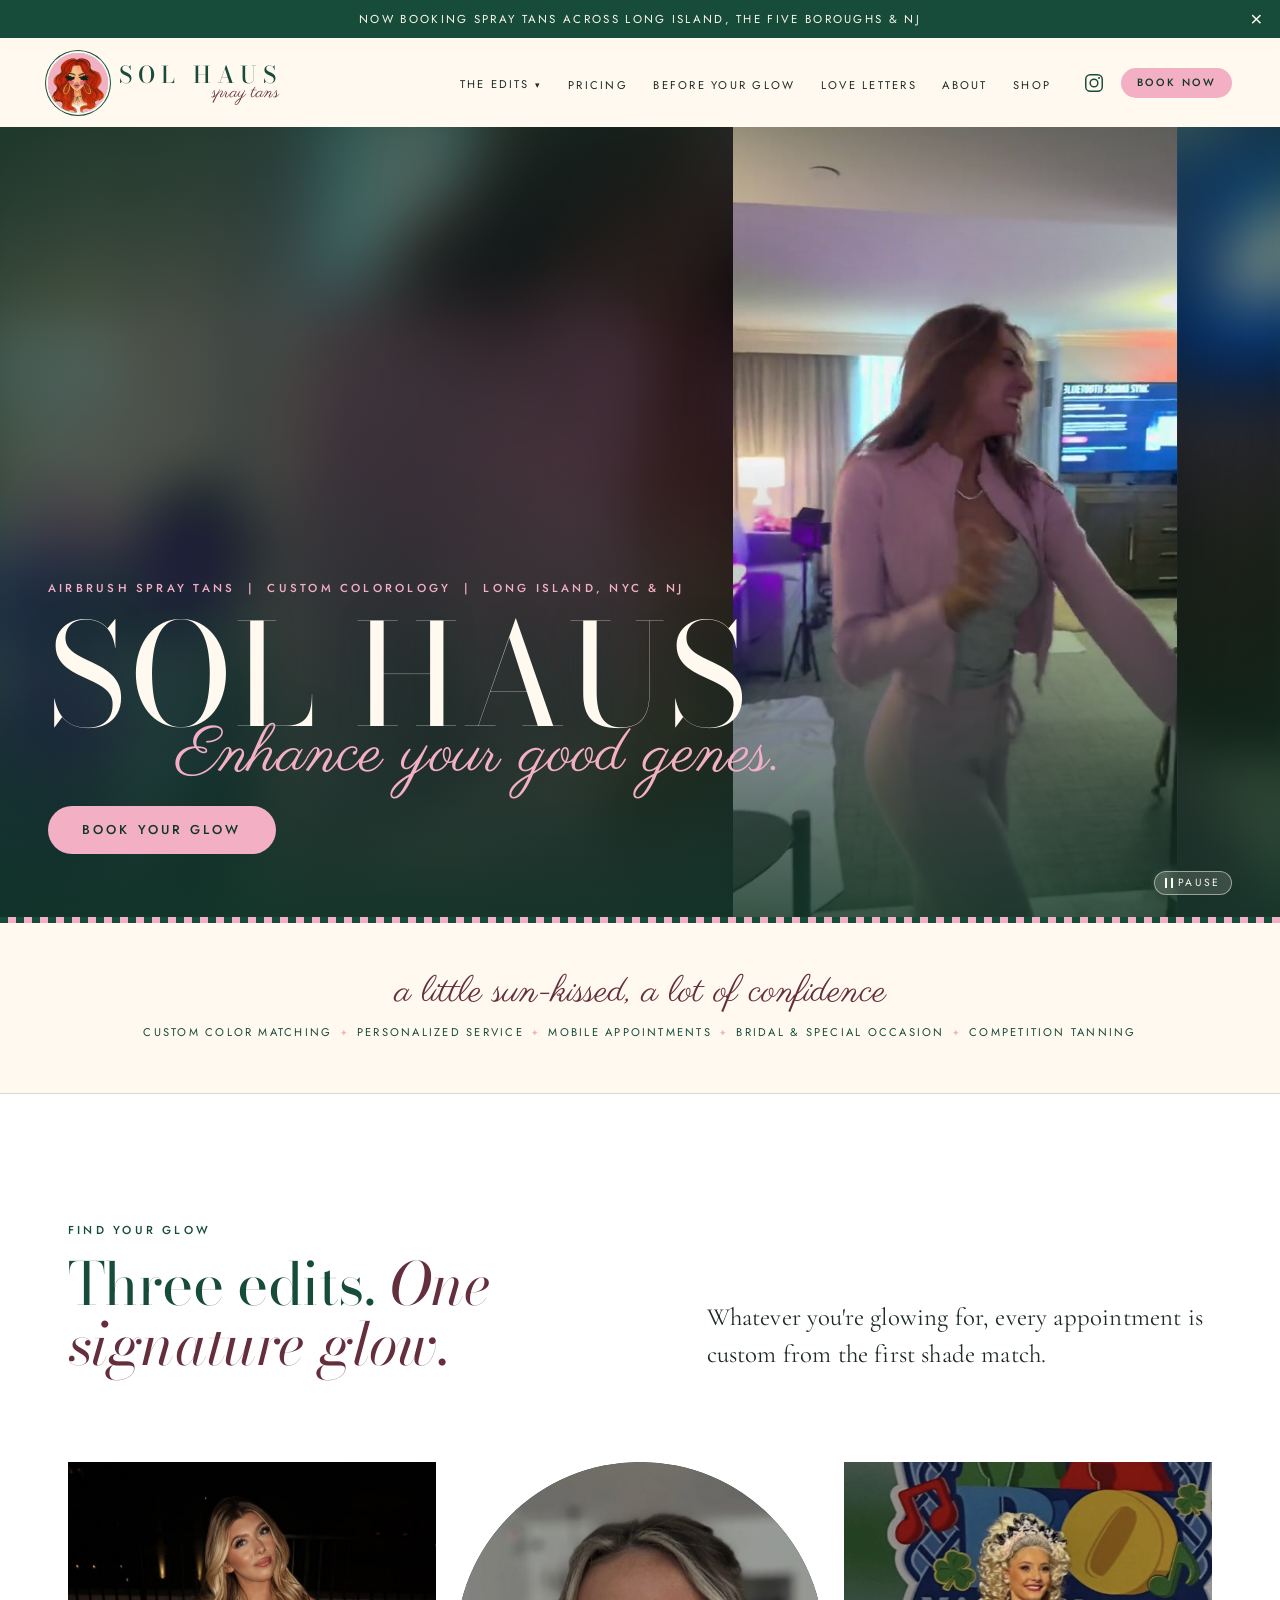
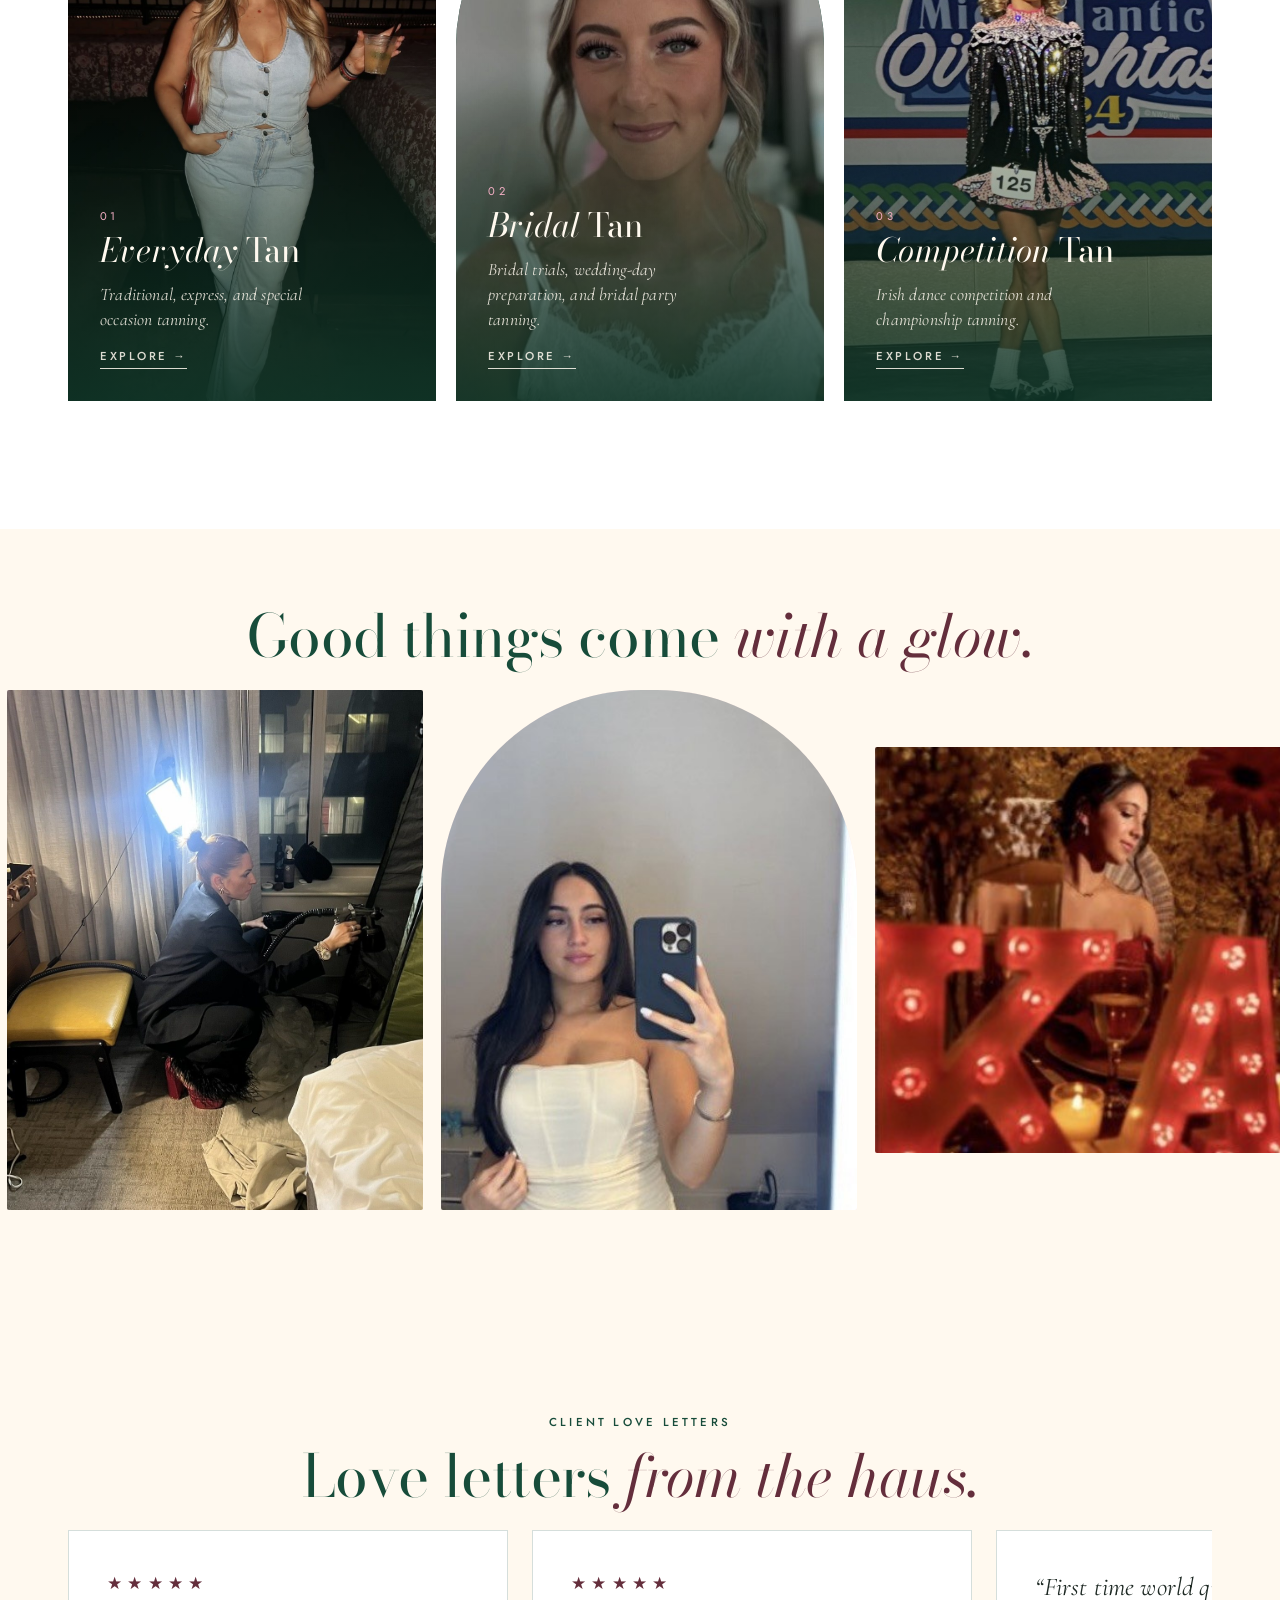
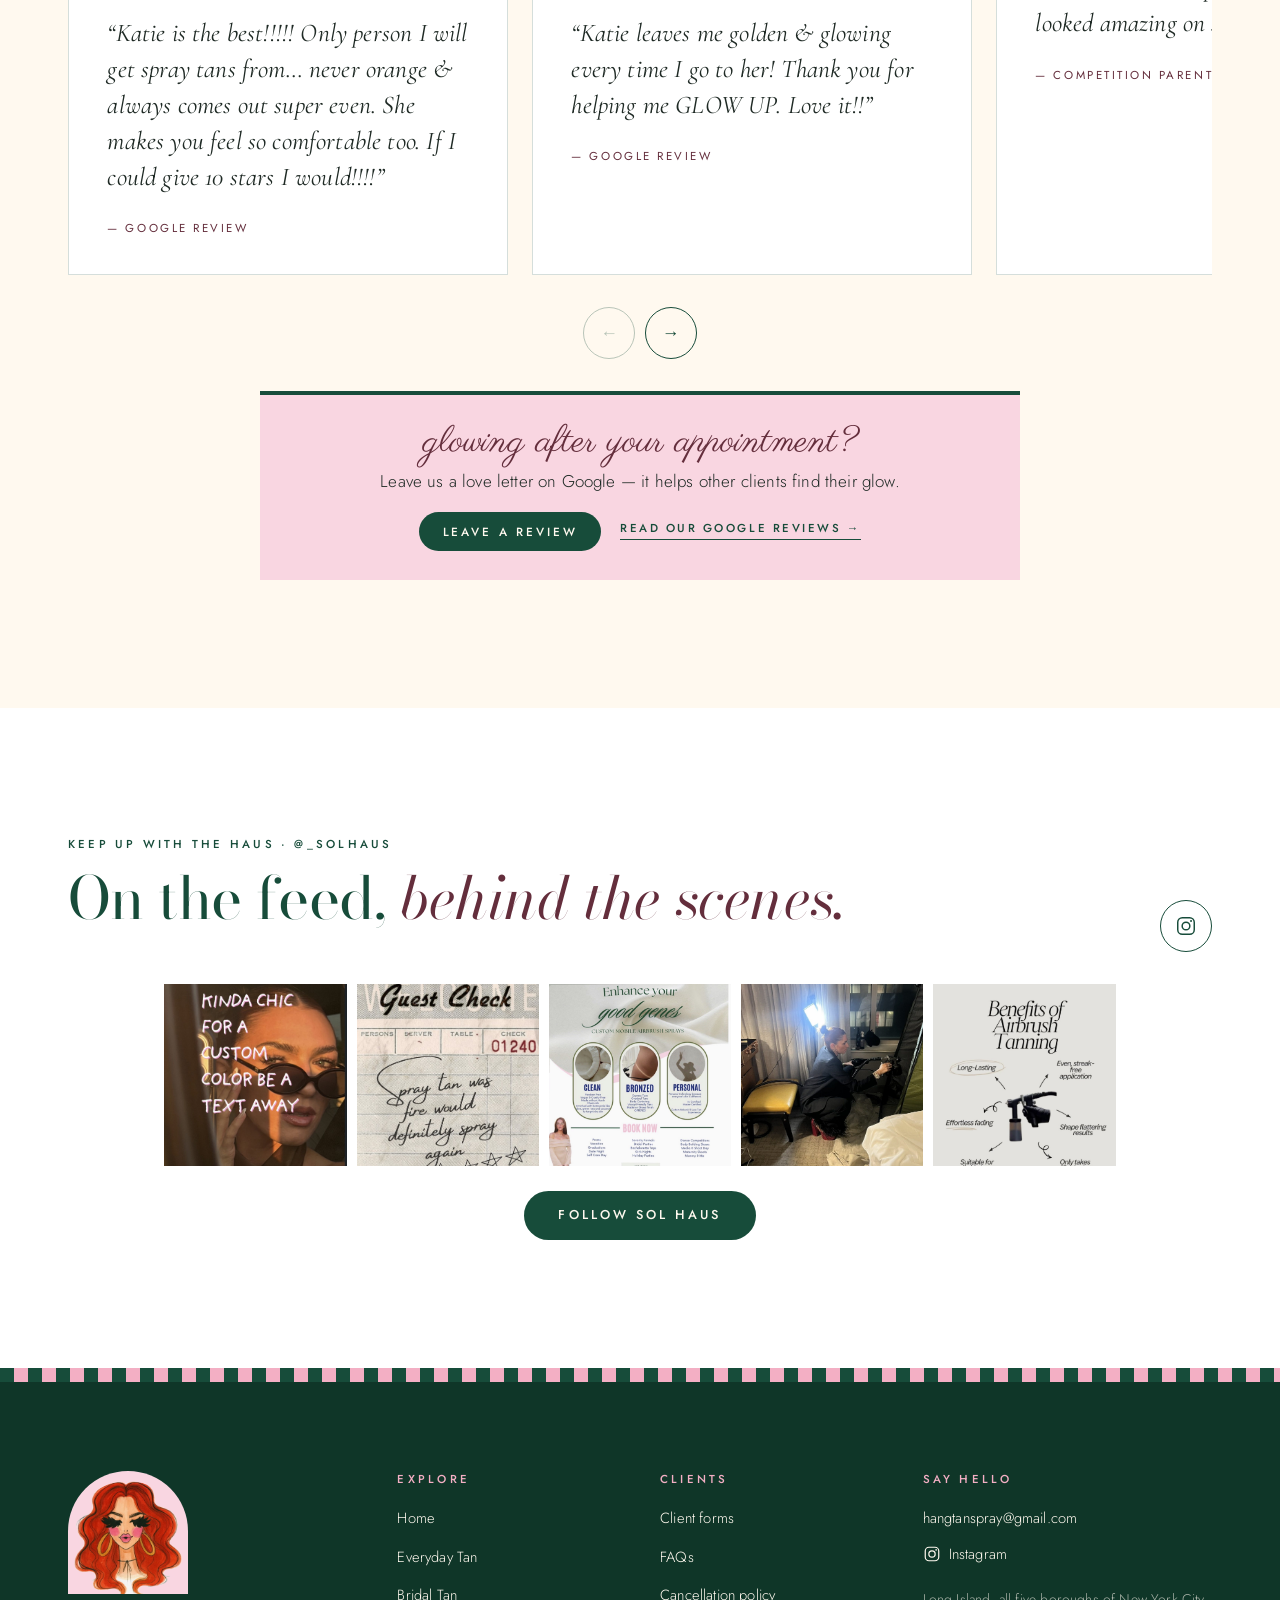
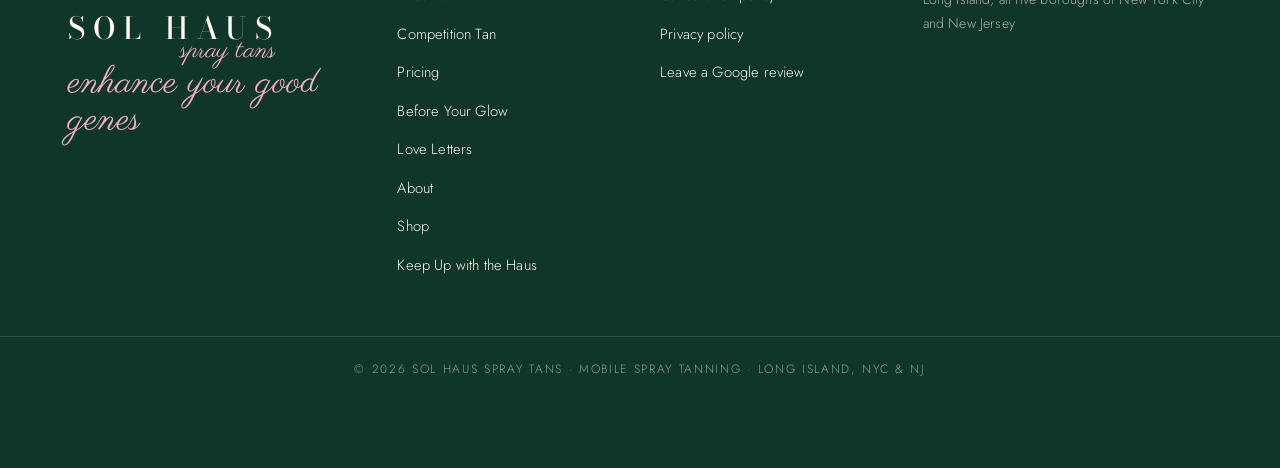
<file: index.html>
<!DOCTYPE html>
<html lang="en">
<head>
<meta charset="utf-8">
<meta name="viewport" content="width=device-width, initial-scale=1">
<title>Sol Haus Spray Tans | Mobile Spray Tanning on Long Island, NYC and New Jersey</title>
<meta name="description" content="Custom mobile spray tanning on Long Island, NYC and New Jersey — everyday and express tans, bridal glow, custom contouring and Irish dance competition tans. Book your glow.">
<link rel="canonical" href="https://solhaustans.com/">
<meta name="theme-color" content="#174C3A">
<meta property="og:type" content="website">
<meta property="og:site_name" content="Sol Haus Spray Tans">
<meta property="og:title" content="Sol Haus Spray Tans | Mobile Spray Tanning on Long Island, NYC and New Jersey">
<meta property="og:description" content="Custom mobile spray tanning on Long Island, NYC and New Jersey — everyday and express tans, bridal glow, custom contouring and Irish dance competition tans. Book your glow.">
<meta property="og:url" content="https://solhaustans.com/">
<meta property="og:image" content="https://solhaustans.com/images/brand/og-image.jpg">
<meta name="twitter:card" content="summary_large_image">
<link rel="icon" href="images/brand/favicon.svg" type="image/svg+xml">
<link rel="preconnect" href="https://fonts.googleapis.com">
<link rel="preconnect" href="https://fonts.gstatic.com" crossorigin>
<link href="https://fonts.googleapis.com/css2?family=Bodoni+Moda:ital,opsz,wght@0,6..96,400;0,6..96,500;1,6..96,400&family=Cormorant+Garamond:ital,wght@0,400;0,500;1,400&family=Jost:wght@300;400;500&family=Parisienne&display=swap" rel="stylesheet">
<link rel="stylesheet" href="assets/css/styles.css">
<script src="assets/js/config.js" defer></script>
<script src="assets/js/main.js" defer></script>
<script type="application/ld+json">{"@context": "https://schema.org", "@type": "HealthAndBeautyBusiness", "name": "Sol Haus Spray Tans", "description": "Luxury mobile spray tanning and custom contouring on Long Island, NYC and New Jersey \u2014 everyday, bridal and Irish dance competition tans.", "url": "https://solhaustans.com", "image": "https://solhaustans.com/images/brand/og-image.jpg", "areaServed": [{"@type": "Place", "name": "Long Island, New York"}, {"@type": "City", "name": "New York City"}, {"@type": "State", "name": "New Jersey"}]}</script>
</head>
<body>
<header id="site-header"></header>
<main id="main">

<!-- 1 · HERO MONTAGE -->
<section class="hero" data-home aria-label="Sol Haus — enhance your good genes">
  <div class="marquee" data-gallery="montage" data-variant="marquee" data-direction="left" data-speed="34" data-eager="true" data-hover-pause="false"></div>
  <div class="hero__scrim" aria-hidden="true"></div>
  <div class="hero__copy">
    <p class="eyebrow">Airbrush spray tans&nbsp; | &nbsp;Custom colorology&nbsp; | &nbsp;Long Island, NYC &amp; NJ</p>
    <h1 class="display">SOL HAUS</h1>
    <p class="hero__tag">Enhance your good genes.</p>
    <div class="btn-row">
      <a class="btn btn--pink btn--lg" data-link="booking" data-chooser>Book your glow</a>
      
    </div>
  </div>
  <button class="marquee-toggle" data-marquee-toggle aria-pressed="false" aria-label="Pause or play the photo montage"><i aria-hidden="true"></i><span>Pause</span></button>
</section>
<div class="stripes stripes--thin" aria-hidden="true"></div>

<!-- 2 · WHAT WE OFFER (slim band) -->
<section class="offer-band" aria-label="What Sol Haus offers">
  <div class="wrap">
    <p class="script">a little sun-kissed, a lot of confidence</p>
    <ul class="offer-list">
      <li>Custom color matching</li><li>Personalized service</li><li>Mobile appointments</li><li>Bridal &amp; special occasion</li><li>Competition tanning</li>
    </ul>
  </div>
</section>

<!-- 3 · FIND YOUR GLOW -->
<section class="section section--white" id="find-your-glow">
  <div class="wrap">
    <div class="section-head section-head--split reveal">
      <div><p class="eyebrow">Find your glow</p><h2 class="h2">Three edits. <em>One signature glow.</em></h2></div>
      <p class="lede">Whatever you're glowing for, every appointment is custom from the first shade match.</p>
    </div>
    <div class="tiles">
      <a class="tile reveal" href="everyday.html">
        <img src="images/everyday/everyday-01.jpg" alt="" loading="lazy">
        <div class="tile__body"><span class="tile__num">01</span><h3><em>Everyday</em> Tan</h3><p>Traditional, express, and special occasion tanning.</p><span class="link-arrow">Explore</span></div>
      </a>
      <a class="tile reveal" href="bridal.html">
        <img src="images/bridal/bridal-01.jpg" alt="" loading="lazy">
        <div class="tile__body"><span class="tile__num">02</span><h3><em>Bridal</em> Tan</h3><p>Bridal trials, wedding-day preparation, and bridal party tanning.</p><span class="link-arrow">Explore</span></div>
      </a>
      <a class="tile reveal" href="competition.html">
        <img src="images/competition/competition-01.jpg" alt="" loading="lazy">
        <div class="tile__body"><span class="tile__num">03</span><h3><em>Competition</em> Tan</h3><p>Irish dance competition and championship tanning.</p><span class="link-arrow">Explore</span></div>
      </a>
    </div>
    <p class="swipe-hint small muted" style="display:none;margin-top:.8rem">Swipe to see all three edits →</p>
  </div>
</section>

<!-- 5 · CLIENT MONTAGE -->
<section class="section--tight" style="padding-bottom:0">
  <div class="wrap center reveal"><h2 class="h2">Good things come <em>with a glow.</em></h2></div>
</section>
<section class="band" aria-label="Client photography" style="margin-bottom:clamp(3rem,6vw,5rem)">
  <div class="marquee" data-gallery="glow" data-variant="marquee" data-direction="right" data-speed="30"></div>
</section>

<!-- 6 · CLIENT LOVE LETTERS -->
<section class="section">
  <div class="wrap letters">
    <div class="reveal">
      <p class="eyebrow">Client love letters</p>
      <h2 class="h2">Love letters <em>from the haus.</em></h2>
      <div data-reviews></div>
      <div class="review-spot">
        <p class="script">glowing after your appointment?</p>
        <p>Leave us a love letter on Google — it helps other clients find their glow.</p>
        <div class="btn-row"><a class="btn btn--green" data-link="googleReviewLeave">Leave a review</a><a class="link-arrow" data-link="googleReviewsRead">Read our Google reviews</a></div>
      </div>
    </div>
  </div>
</section>

<!-- 7 · FOLLOW THE GLOW -->
<section class="section section--white">
  <div class="wrap">
    <div class="social-head reveal">
      <div><p class="eyebrow">Keep up with the haus · @_solhaus</p><h2 class="h2">On the feed, <em>behind the scenes.</em></h2></div>
      <div class="social-icons"><a data-link="instagram" aria-label="Instagram"><svg viewBox="0 0 24 24" aria-hidden="true"><rect x="3" y="3" width="18" height="18" rx="5" fill="none" stroke="currentColor" stroke-width="1.6"/><circle cx="12" cy="12" r="4.2" fill="none" stroke="currentColor" stroke-width="1.6"/><circle cx="17.5" cy="6.5" r="1.1" fill="currentColor"/></svg></a><a data-link="tiktok" aria-label="TikTok"><svg viewBox="0 0 24 24" aria-hidden="true"><path d="M14 3v11.5a3.5 3.5 0 1 1-3.5-3.5" fill="none" stroke="currentColor" stroke-width="1.6" stroke-linecap="round"/><path d="M14 3c.4 2.6 2.2 4.4 5 4.6" fill="none" stroke="currentColor" stroke-width="1.6" stroke-linecap="round"/></svg></a></div>
    </div>
    <div class="feed feed--wide" data-gallery="social" data-variant="feed" data-limit="6"></div>
    <div class="btn-row" style="justify-content:center"><a class="btn btn--green btn--lg" data-link="instagram">Follow Sol Haus</a></div>
  </div>
</section>


</main>
<footer id="site-footer"></footer>
</body>
</html>
</file>
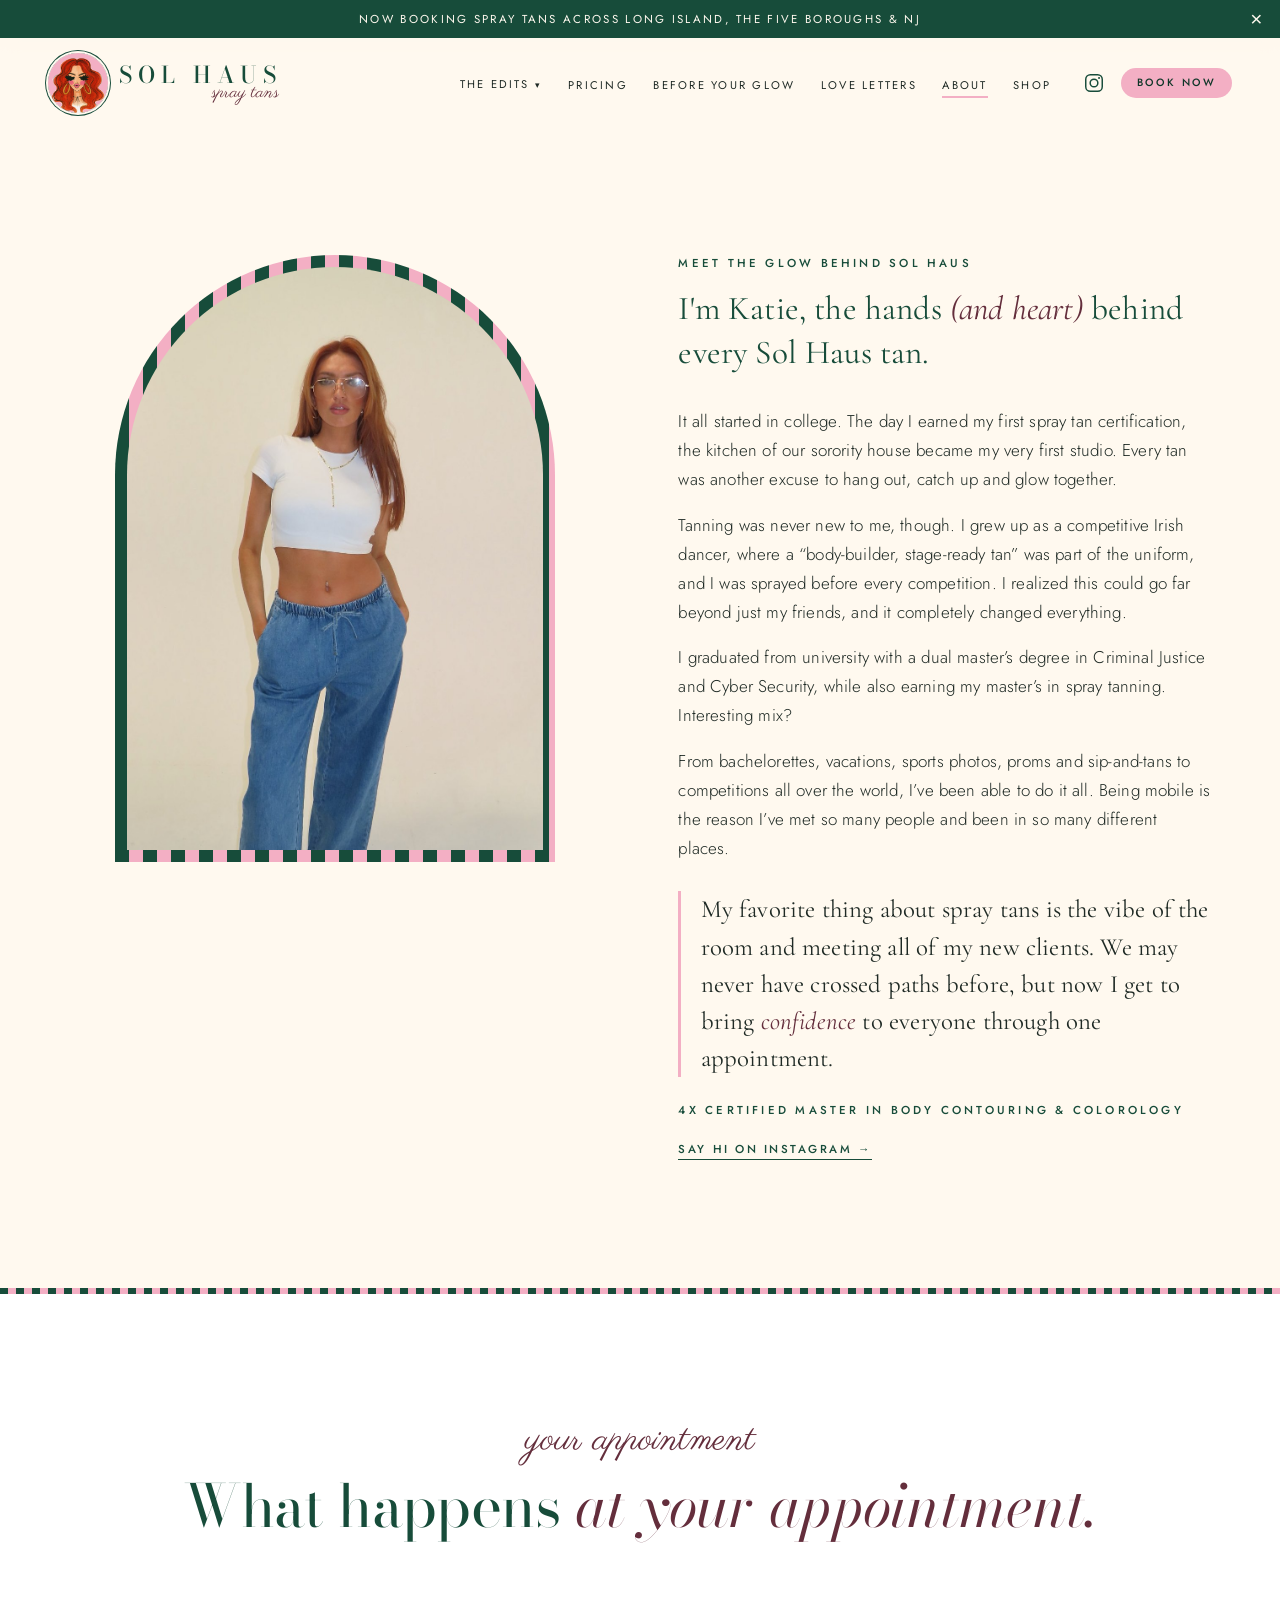
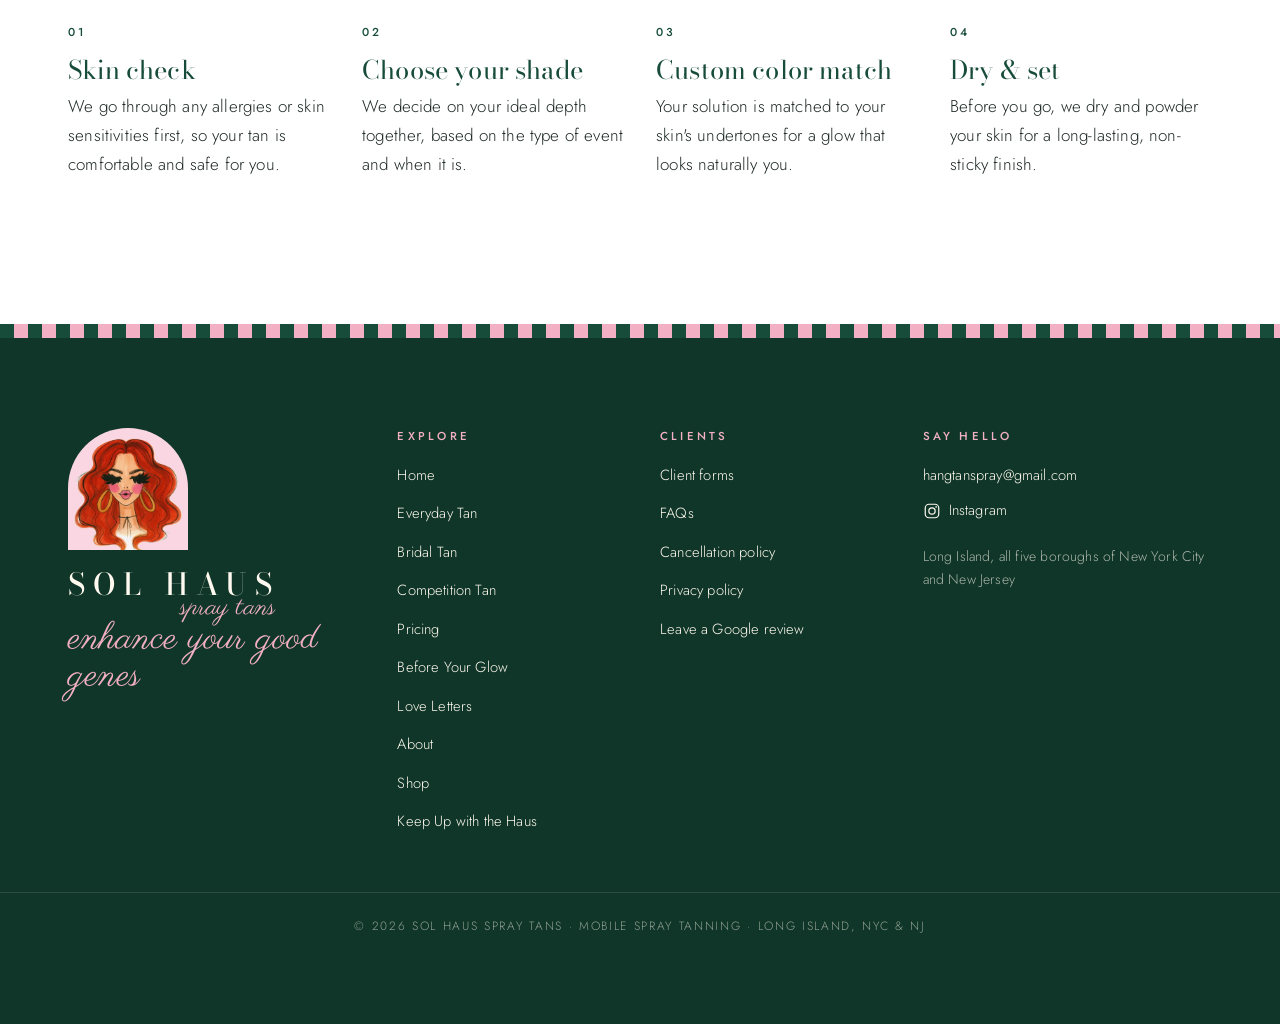
<file: about.html>
<!DOCTYPE html>
<html lang="en">
<head>
<meta charset="utf-8">
<meta name="viewport" content="width=device-width, initial-scale=1">
<title>About Sol Haus | Meet the Glow Behind Sol Haus Spray Tans</title>
<meta name="description" content="Meet the artist behind Sol Haus Spray Tans — custom, confidence-focused mobile spray tanning on Long Island, NYC and New Jersey.">
<link rel="canonical" href="https://solhaustans.com/about.html">
<meta name="theme-color" content="#174C3A">
<meta property="og:type" content="website">
<meta property="og:site_name" content="Sol Haus Spray Tans">
<meta property="og:title" content="About Sol Haus | Meet the Glow Behind Sol Haus Spray Tans">
<meta property="og:description" content="Meet the artist behind Sol Haus Spray Tans — custom, confidence-focused mobile spray tanning on Long Island, NYC and New Jersey.">
<meta property="og:url" content="https://solhaustans.com/about.html">
<meta property="og:image" content="https://solhaustans.com/images/brand/og-image.jpg">
<meta name="twitter:card" content="summary_large_image">
<link rel="icon" href="images/brand/favicon.svg" type="image/svg+xml">
<link rel="preconnect" href="https://fonts.googleapis.com">
<link rel="preconnect" href="https://fonts.gstatic.com" crossorigin>
<link href="https://fonts.googleapis.com/css2?family=Bodoni+Moda:ital,opsz,wght@0,6..96,400;0,6..96,500;1,6..96,400&family=Cormorant+Garamond:ital,wght@0,400;0,500;1,400&family=Jost:wght@300;400;500&family=Parisienne&display=swap" rel="stylesheet">
<link rel="stylesheet" href="assets/css/styles.css">
<script src="assets/js/config.js" defer></script>
<script src="assets/js/main.js" defer></script>
</head>
<body>
<header id="site-header"></header>
<main id="main">

<section class="section">
  <div class="wrap about-hero">
    <figure class="about-portrait frame reveal"><img src="images/about/about-01.jpg" alt="Katie, founder of Sol Haus, in a white crop top and wide-leg denim"></figure>
    <div class="reveal">
      <h1 class="eyebrow">Meet the glow behind Sol Haus</h1>
      <p class="lede">I'm Katie, the hands <em>(and heart)</em> behind every Sol Haus tan.</p>
      <p>It all started in college. The day I earned my first spray tan certification, the kitchen of our sorority house became my very first studio. Every tan was another excuse to hang out, catch up and glow together.</p>
      <div class="story">
      <p>Tanning was never new to me, though. I grew up as a competitive Irish dancer, where a “body-builder, stage-ready tan” was part of the uniform, and I was sprayed before every competition. I realized this could go far beyond just my friends, and it completely changed everything.</p>
      <p>I graduated from university with a dual master’s degree in Criminal Justice and Cyber Security, while also earning my master’s in spray tanning. Interesting mix?</p>
      <p>From bachelorettes, vacations, sports photos, proms and sip-and-tans to competitions all over the world, I’ve been able to do it all. Being mobile is the reason I’ve met so many people and been in so many different places.</p>
      <p class="lede">My favorite thing about spray tans is the vibe of the room and meeting all of my new clients. We may never have crossed paths before, but now I get to bring <em>confidence</em> to everyone through one appointment.</p>
      </div>
      <p class="eyebrow" style="margin-top:1.4rem">4x certified master in body contouring &amp; colorology</p>
      <div class="btn-row"><a class="link-arrow" data-link="instagram">Say hi on Instagram</a></div>
    </div>
  </div>
</section>
<div class="stripes stripes--thin" aria-hidden="true"></div>
<section class="section section--white">
  <div class="wrap">
    <div class="section-head center reveal"><p class="script">your appointment</p><h2 class="h2">What happens <em>at your appointment.</em></h2></div>
    <div class="values values--four">
      <div class="reveal"><p class="eyebrow">01</p><h3>Skin check</h3><p>We go through any allergies or skin sensitivities first, so your tan is comfortable and safe for you.</p></div>
      <div class="reveal"><p class="eyebrow">02</p><h3>Choose your shade</h3><p>We decide on your ideal depth together, based on the type of event and when it is.</p></div>
      <div class="reveal"><p class="eyebrow">03</p><h3>Custom color match</h3><p>Your solution is matched to your skin's undertones for a glow that looks naturally you.</p></div>
      <div class="reveal"><p class="eyebrow">04</p><h3>Dry &amp; set</h3><p>Before you go, we dry and powder your skin for a long-lasting, non-sticky finish.</p></div>
    </div>
  </div>
</section>

</main>
<footer id="site-footer"></footer>
</body>
</html>
</file>
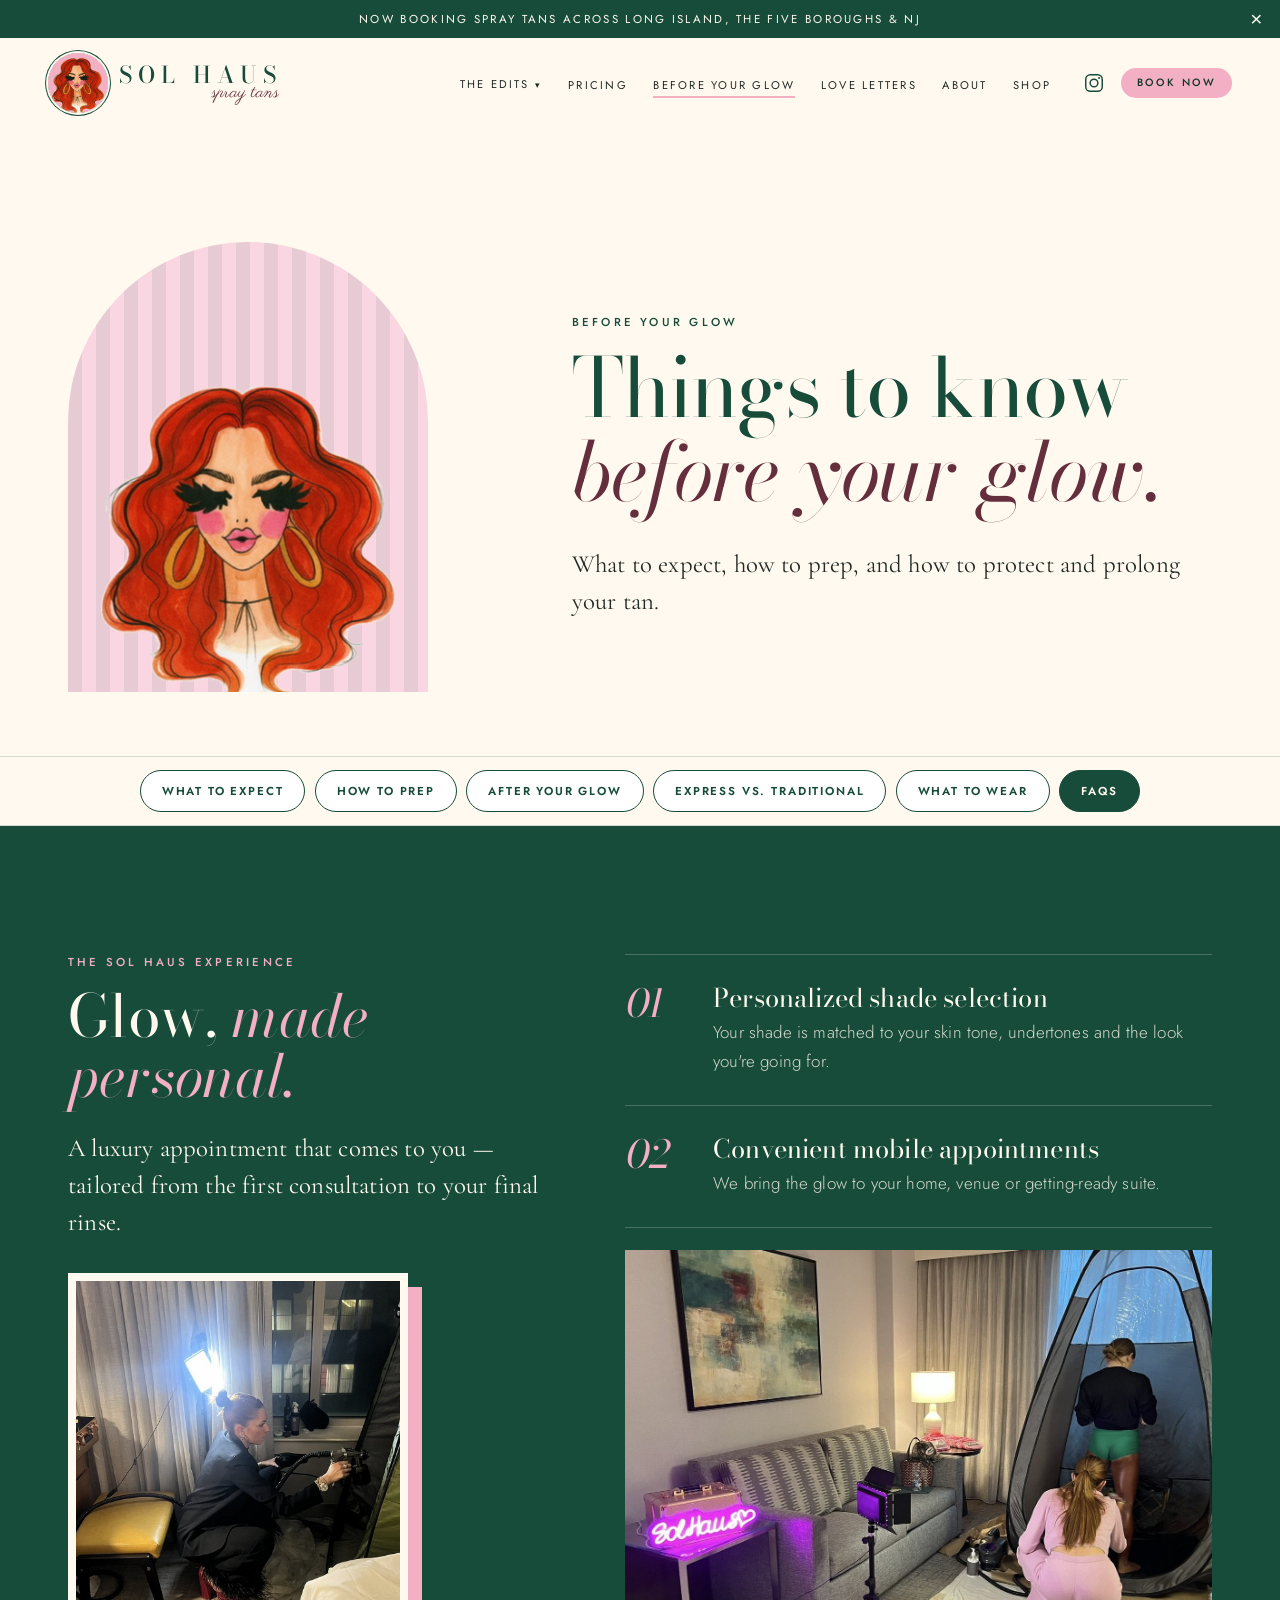
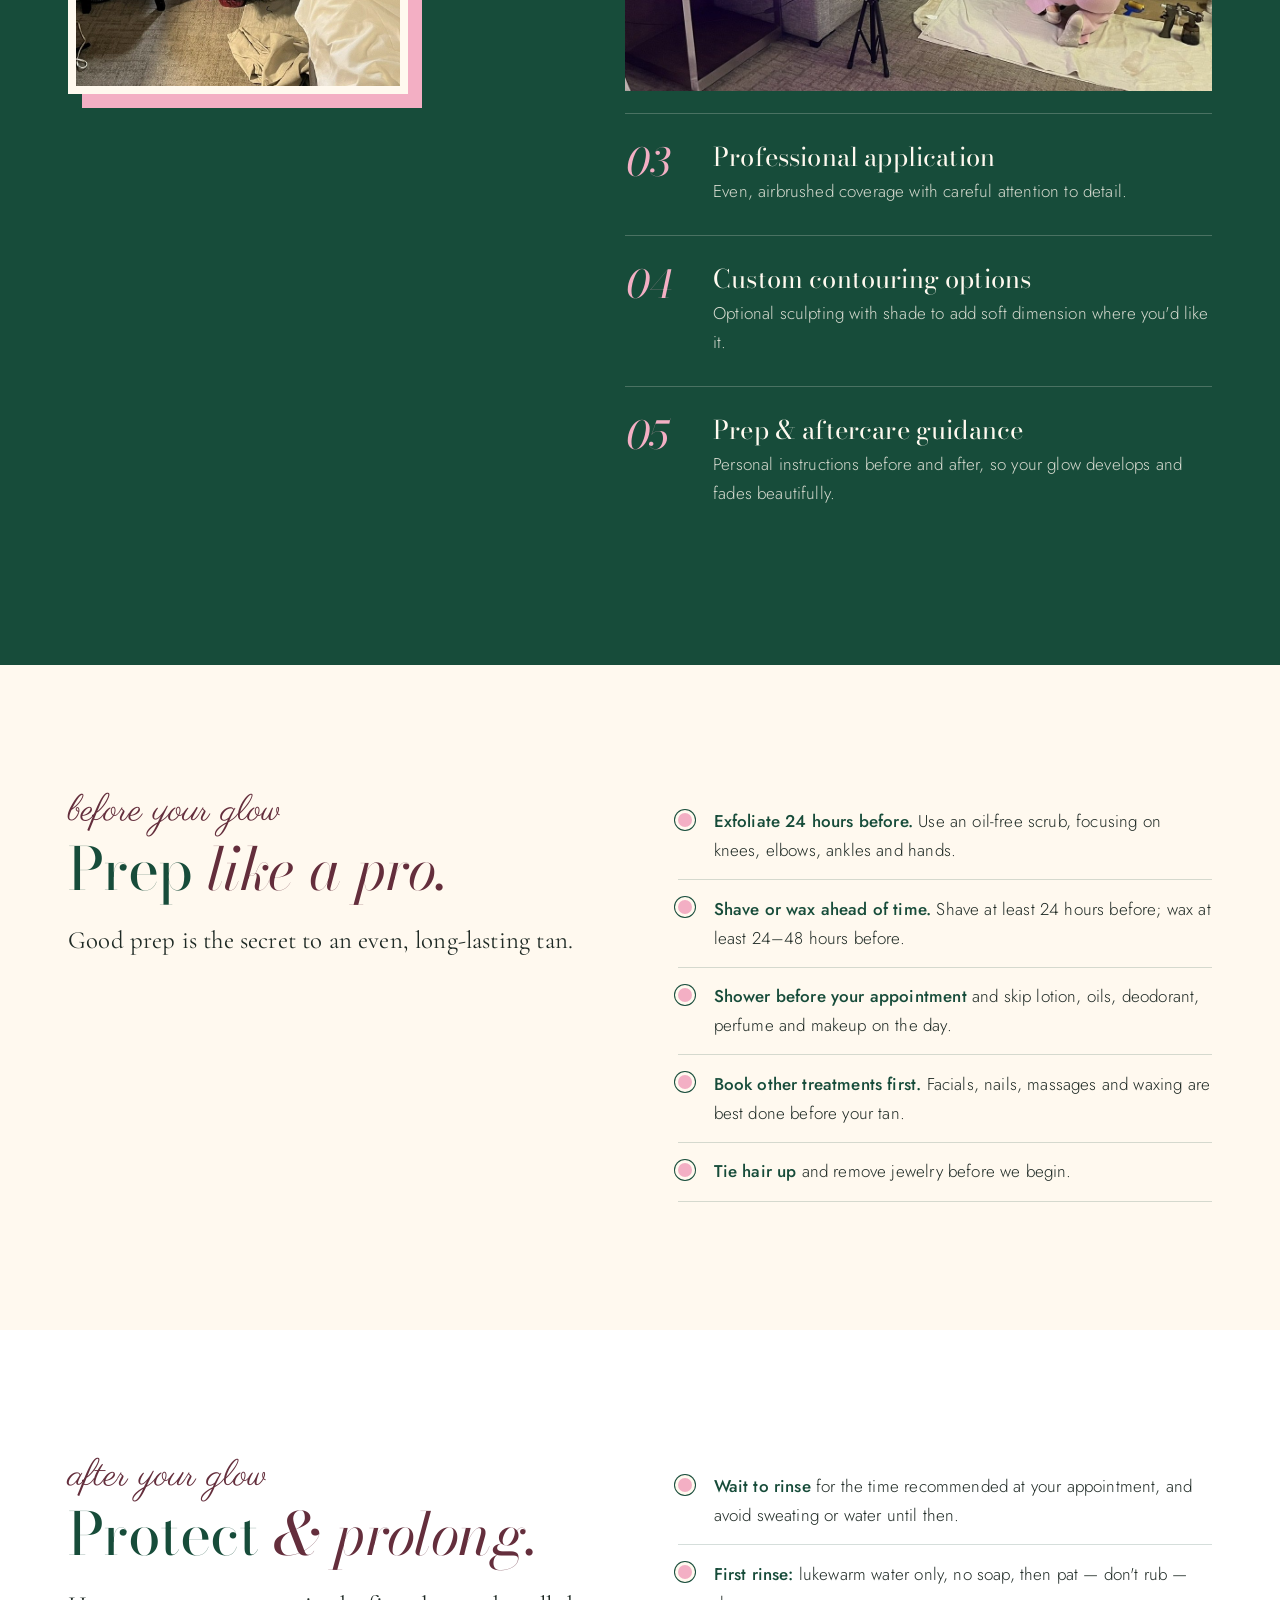
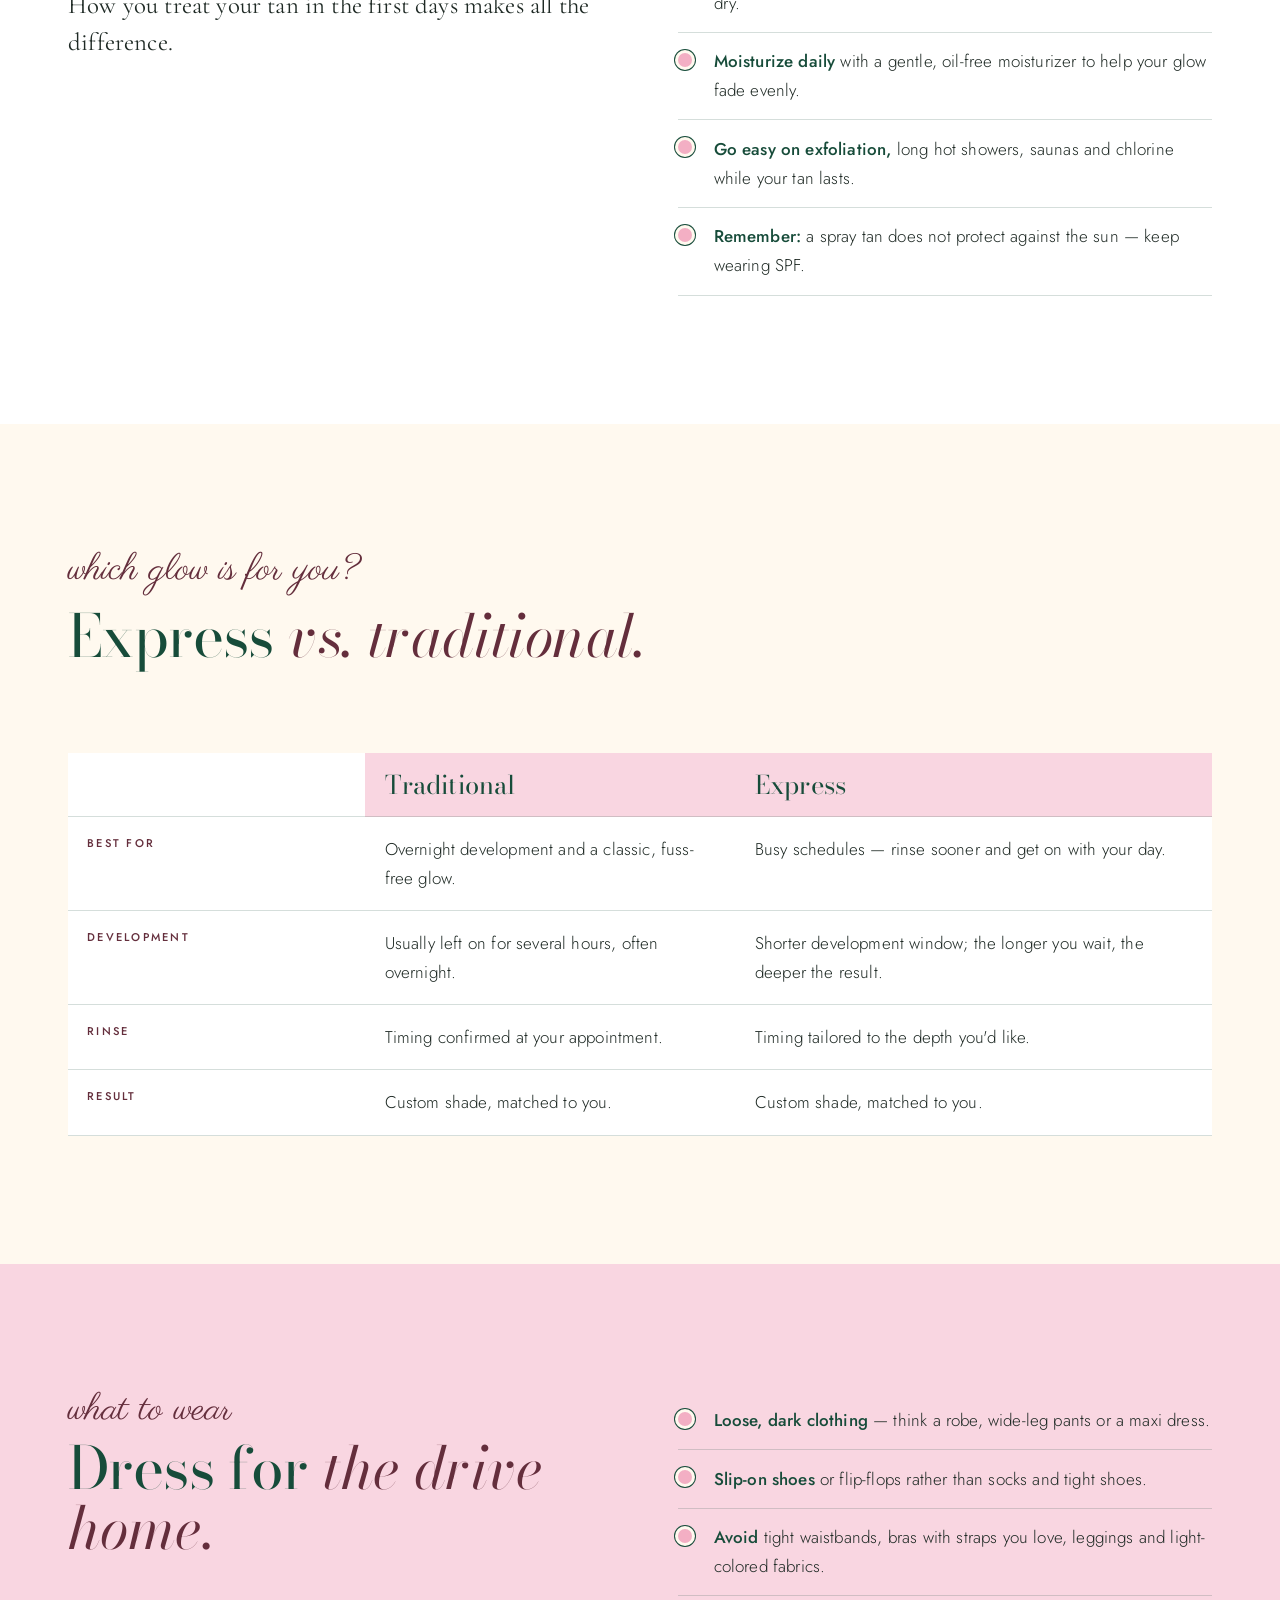
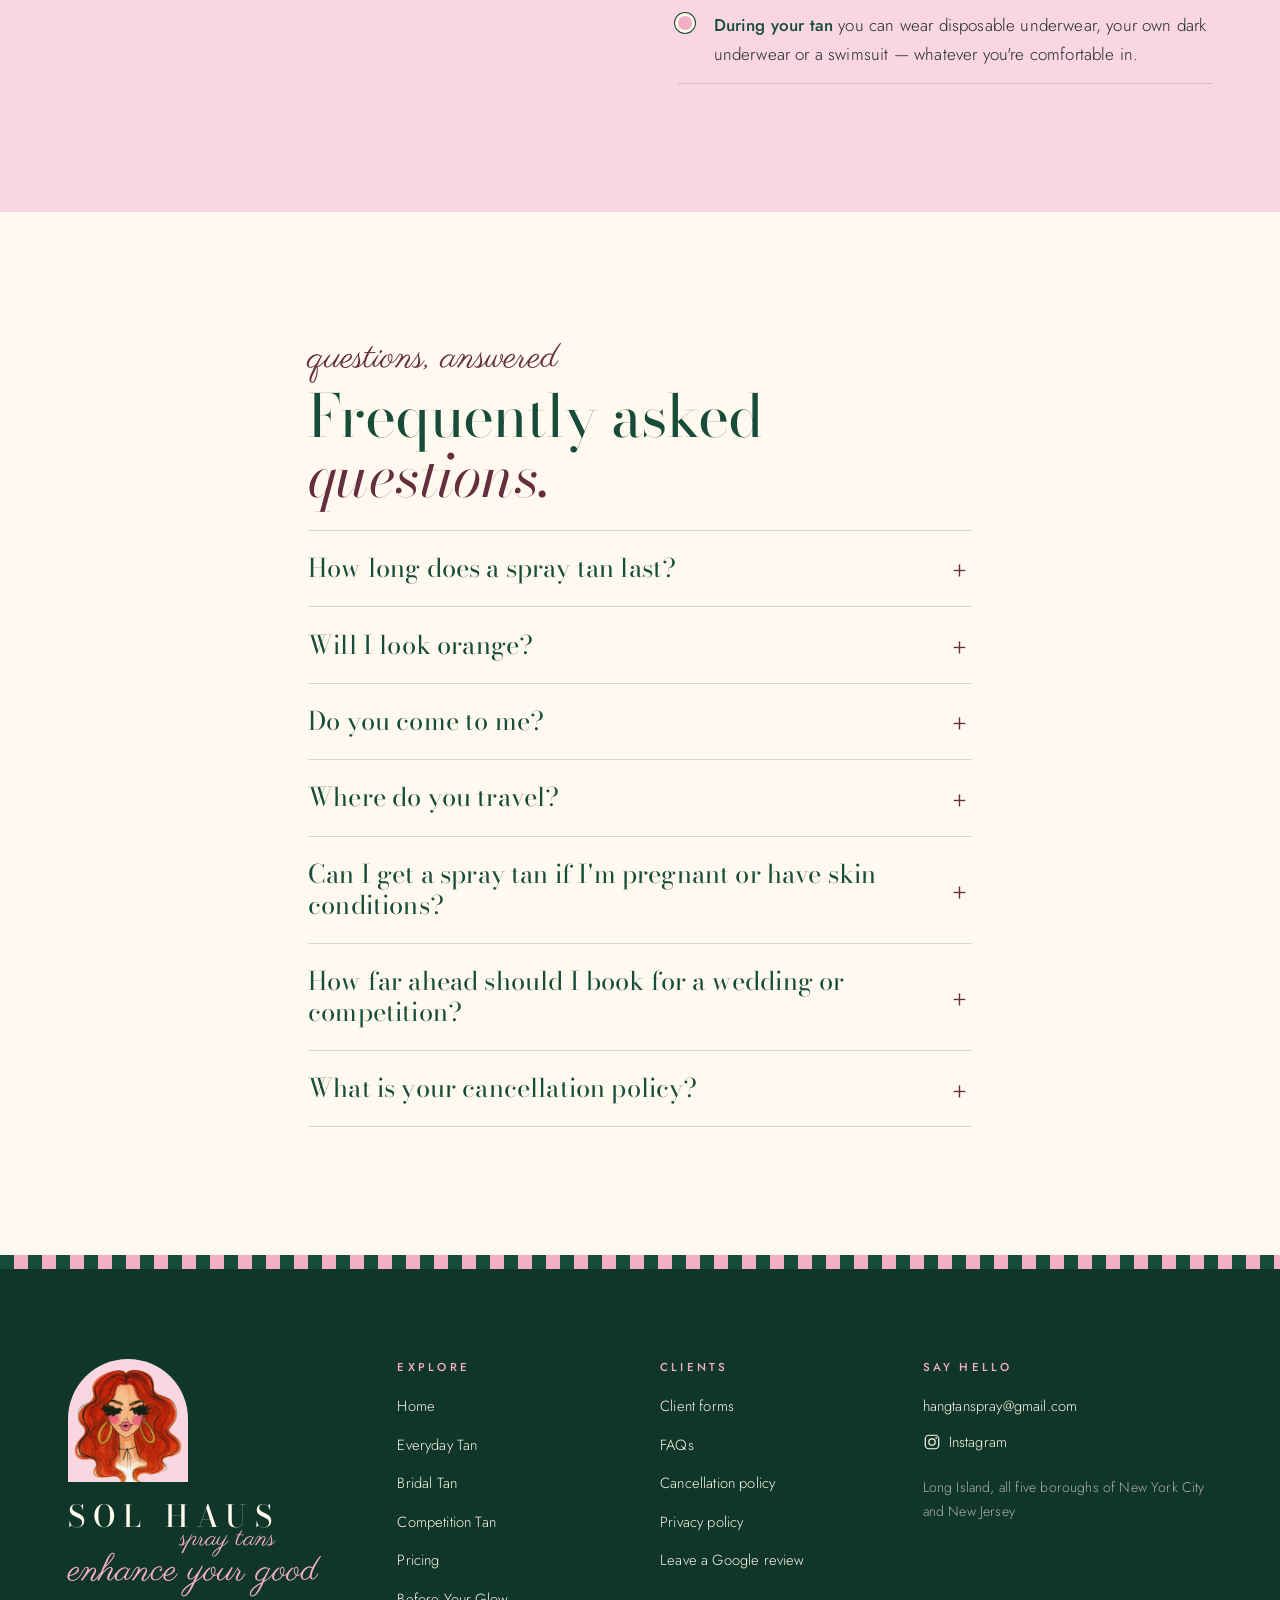
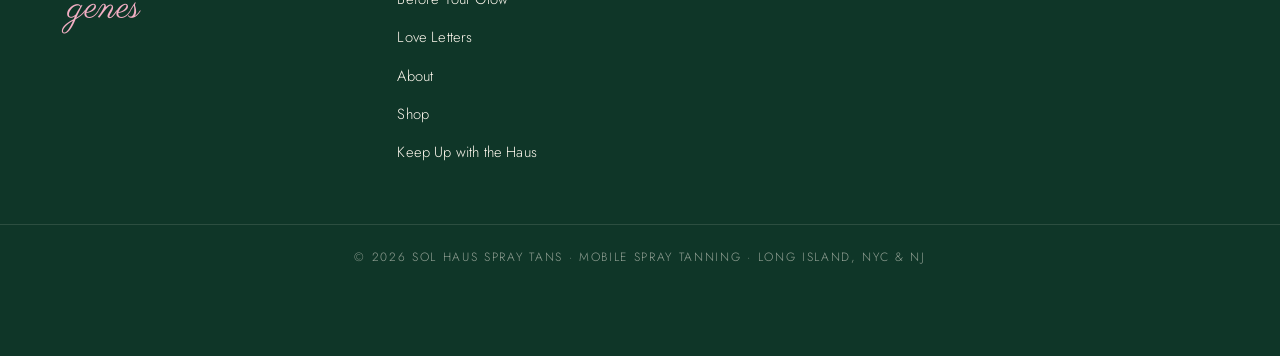
<file: before-your-glow.html>
<!DOCTYPE html>
<html lang="en">
<head>
<meta charset="utf-8">
<meta name="viewport" content="width=device-width, initial-scale=1">
<title>Before Your Glow | What to Expect, Prep & Aftercare | Sol Haus</title>
<meta name="description" content="What to expect at your Sol Haus spray tan, how to prep, what to wear, aftercare, express vs. traditional and FAQs.">
<link rel="canonical" href="https://solhaustans.com/before-your-glow.html">
<meta name="theme-color" content="#174C3A">
<meta property="og:type" content="website">
<meta property="og:site_name" content="Sol Haus Spray Tans">
<meta property="og:title" content="Before Your Glow | What to Expect, Prep & Aftercare | Sol Haus">
<meta property="og:description" content="What to expect at your Sol Haus spray tan, how to prep, what to wear, aftercare, express vs. traditional and FAQs.">
<meta property="og:url" content="https://solhaustans.com/before-your-glow.html">
<meta property="og:image" content="https://solhaustans.com/images/brand/og-image.jpg">
<meta name="twitter:card" content="summary_large_image">
<link rel="icon" href="images/brand/favicon.svg" type="image/svg+xml">
<link rel="preconnect" href="https://fonts.googleapis.com">
<link rel="preconnect" href="https://fonts.gstatic.com" crossorigin>
<link href="https://fonts.googleapis.com/css2?family=Bodoni+Moda:ital,opsz,wght@0,6..96,400;0,6..96,500;1,6..96,400&family=Cormorant+Garamond:ital,wght@0,400;0,500;1,400&family=Jost:wght@300;400;500&family=Parisienne&display=swap" rel="stylesheet">
<link rel="stylesheet" href="assets/css/styles.css">
<script src="assets/js/config.js" defer></script>
<script src="assets/js/main.js" defer></script>
</head>
<body>
<header id="site-header"></header>
<main id="main">

<section class="page-hero">
  <div class="wrap guide-preview" style="text-align:left">
    <div class="arch" style="max-width:360px"><img src="images/brand/illustration.png" alt="The Sol Haus signature illustration"></div>
    <div>
      <p class="eyebrow">Before your glow</p>
      <h1 class="h1">Things to know <em>before your glow.</em></h1>
      <p class="lede">What to expect, how to prep, and how to protect and prolong your tan.</p>
      
    </div>
  </div>
</section>
<nav class="guide-nav" aria-label="Page sections"><ul>
  <li><a href="#experience">What to expect</a></li><li><a href="#before">How to prep</a></li><li><a href="#after">After your glow</a></li><li><a href="#express-vs-traditional">Express vs. traditional</a></li><li><a href="#what-to-wear">What to wear</a></li><li><a href="#faq">FAQs</a></li>
</ul></nav>

<section class="section on-green" id="experience">
  <div class="wrap experience">
    <div class="experience__sticky reveal">
      <p class="eyebrow">The Sol Haus experience</p>
      <h2 class="h2">Glow, <em>made personal.</em></h2>
      <p class="lede">A luxury appointment that comes to you — tailored from the first consultation to your final rinse.</p>
      <figure class="exp-photo"><img src="images/behind-the-scenes/behind-the-scenes-03.jpg" alt="Katie airbrushing a client in the Sol Haus pop-up tent" loading="lazy"></figure>
    </div>
    <ol class="steps">
      <li class="reveal"><div><h3>Personalized shade selection</h3><p>Your shade is matched to your skin tone, undertones and the look you're going for.</p></div></li>
      <li class="reveal"><div><h3>Convenient mobile appointments</h3><p>We bring the glow to your home, venue or getting-ready suite.</p></div></li>
      <li class="reveal step-photo"><figure><img src="images/behind-the-scenes/behind-the-scenes-01.jpg" alt="A Sol Haus mobile spray tan set-up in a hotel suite, with the pop-up tent and neon Sol Haus sign" loading="lazy"></figure></li>
      <li class="reveal"><div><h3>Professional application</h3><p>Even, airbrushed coverage with careful attention to detail.</p></div></li>
      <li class="reveal"><div><h3>Custom contouring options</h3><p>Optional sculpting with shade to add soft dimension where you'd like it.</p></div></li>
      <li class="reveal"><div><h3>Prep &amp; aftercare guidance</h3><p>Personal instructions before and after, so your glow develops and fades beautifully.</p></div></li>
    </ol>
  </div>
</section>

<section class="section" id="before">
  <div class="wrap split" style="align-items:start">
    <div><p class="script">before your glow</p><h2 class="h2">Prep <em>like a pro.</em></h2><p class="lede">Good prep is the secret to an even, long-lasting tan.</p></div>
    <ul class="checklist">
      <li><strong>Exfoliate 24 hours before.</strong> Use an oil-free scrub, focusing on knees, elbows, ankles and hands.</li>
      <li><strong>Shave or wax ahead of time.</strong> Shave at least 24 hours before; wax at least 24–48 hours before.</li>
      <li><strong>Shower before your appointment</strong> and skip lotion, oils, deodorant, perfume and makeup on the day.</li>
      <li><strong>Book other treatments first.</strong> Facials, nails, massages and waxing are best done before your tan.</li>
      <li><strong>Tie hair up</strong> and remove jewelry before we begin.</li>
    </ul>
  </div>
</section>
<section class="section section--white" id="after">
  <div class="wrap split" style="align-items:start">
    <div><p class="script">after your glow</p><h2 class="h2">Protect <em>&amp; prolong.</em></h2><p class="lede">How you treat your tan in the first days makes all the difference.</p></div>
    <ul class="checklist">
      <li><strong>Wait to rinse</strong> for the time recommended at your appointment, and avoid sweating or water until then.</li>
      <li><strong>First rinse:</strong> lukewarm water only, no soap, then pat — don't rub — dry.</li>
      <li><strong>Moisturize daily</strong> with a gentle, oil-free moisturizer to help your glow fade evenly.</li>
      <li><strong>Go easy on exfoliation,</strong> long hot showers, saunas and chlorine while your tan lasts.</li>
      <li><strong>Remember:</strong> a spray tan does not protect against the sun — keep wearing SPF.</li>
    </ul>
  </div>
</section>
<section class="section" id="express-vs-traditional">
  <div class="wrap">
    <div class="section-head reveal"><p class="script">which glow is for you?</p><h2 class="h2">Express <em>vs. traditional.</em></h2></div>
    <table class="compare">
      <thead><tr><td></td><th scope="col">Traditional</th><th scope="col">Express</th></tr></thead>
      <tbody>
        <tr><th scope="row">Best for</th><td data-label="Traditional">Overnight development and a classic, fuss-free glow.</td><td data-label="Express">Busy schedules — rinse sooner and get on with your day.</td></tr>
        <tr><th scope="row">Development</th><td data-label="Traditional">Usually left on for several hours, often overnight.</td><td data-label="Express">Shorter development window; the longer you wait, the deeper the result.</td></tr>
        <tr><th scope="row">Rinse</th><td data-label="Traditional">Timing confirmed at your appointment.</td><td data-label="Express">Timing tailored to the depth you'd like.</td></tr>
        <tr><th scope="row">Result</th><td data-label="Traditional">Custom shade, matched to you.</td><td data-label="Express">Custom shade, matched to you.</td></tr>
      </tbody>
    </table>
  </div>
</section>
<section class="section section--pink" id="what-to-wear">
  <div class="wrap split" style="align-items:start">
    <div><p class="script">what to wear</p><h2 class="h2">Dress for <em>the drive home.</em></h2></div>
    <ul class="checklist">
      <li><strong>Loose, dark clothing</strong> — think a robe, wide-leg pants or a maxi dress.</li>
      <li><strong>Slip-on shoes</strong> or flip-flops rather than socks and tight shoes.</li>
      <li><strong>Avoid</strong> tight waistbands, bras with straps you love, leggings and light-colored fabrics.</li>
      <li><strong>During your tan</strong> you can wear disposable underwear, your own dark underwear or a swimsuit — whatever you're comfortable in.</li>
    </ul>
  </div>
</section>
<section class="section" id="faq">
  <div class="wrap narrow">
    <p class="script">questions, answered</p>
    <h2 class="h2">Frequently asked <em>questions.</em></h2>
    
    <div class="faq">
      <details><summary>How long does a spray tan last?</summary><div><p>Most spray tans last around 5–10 days, depending on your skin, prep and aftercare.</p></div></details>
      <details><summary>Will I look orange?</summary><div><p>Your shade is custom-matched to your skin tone and the look you want, and we'll talk through it before we begin.</p></div></details>
      <details><summary>Do you come to me?</summary><div><p>Yes — Sol Haus is a mobile service. We bring everything needed to your home, venue or getting-ready location within our service area.</p></div></details>
      <details><summary>Where do you travel?</summary><div><p>We serve Long Island, all five boroughs of New York City — Manhattan, Brooklyn, Queens, the Bronx and Staten Island — and New Jersey.</p></div></details>
      <details><summary>Can I get a spray tan if I'm pregnant or have skin conditions?</summary><div><p>Please check with your doctor first and let us know before your appointment so we can talk through your options.</p></div></details>
      <details><summary>How far ahead should I book for a wedding or competition?</summary><div><p>As early as possible — popular dates book up quickly. See <a href="bridal.html">The Bridal Edit</a> and the <a href="competition.html#calendar">competition calendar</a>.</p></div></details>
      <details><summary>What is your cancellation policy?</summary><div><p>Please see our <a href="policies.html#cancellation">cancellation &amp; booking policy</a>.</p></div></details>
    </div>
  </div>
</section>

</main>
<footer id="site-footer"></footer>
</body>
</html>
</file>
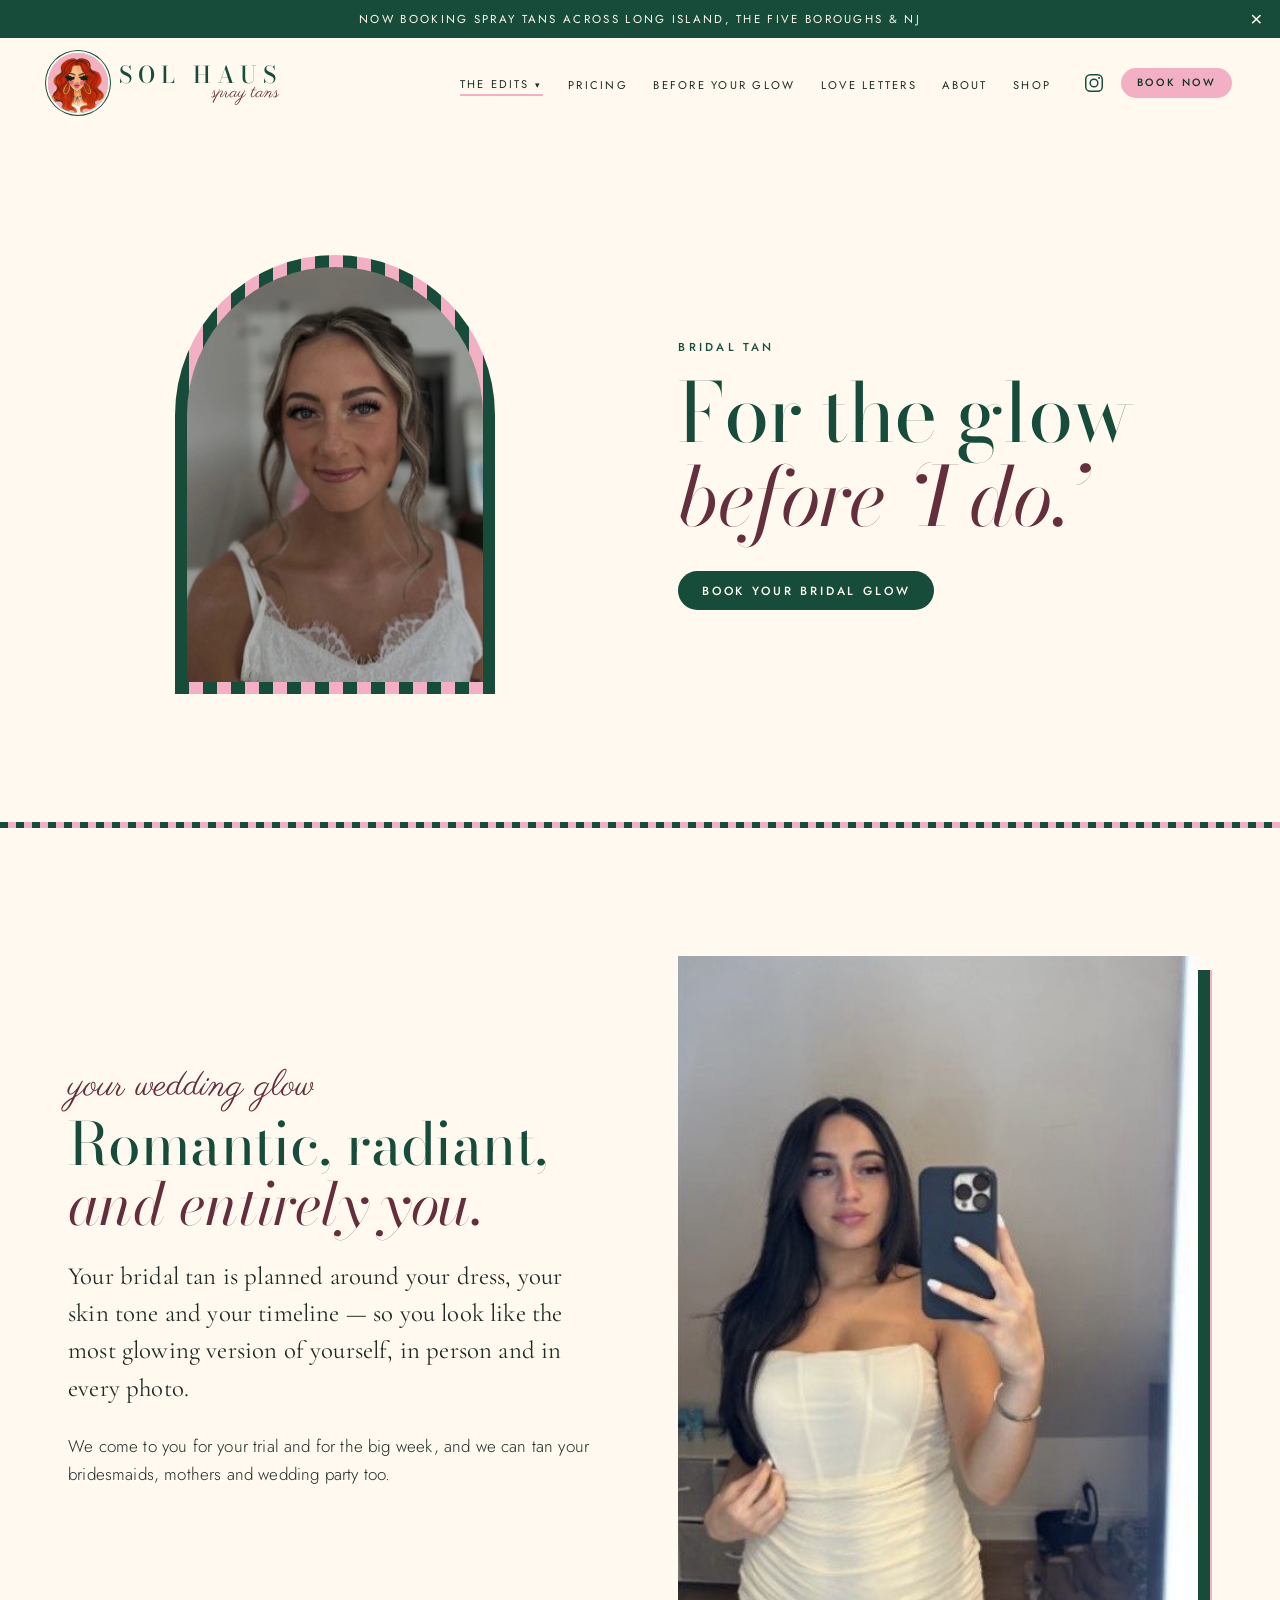
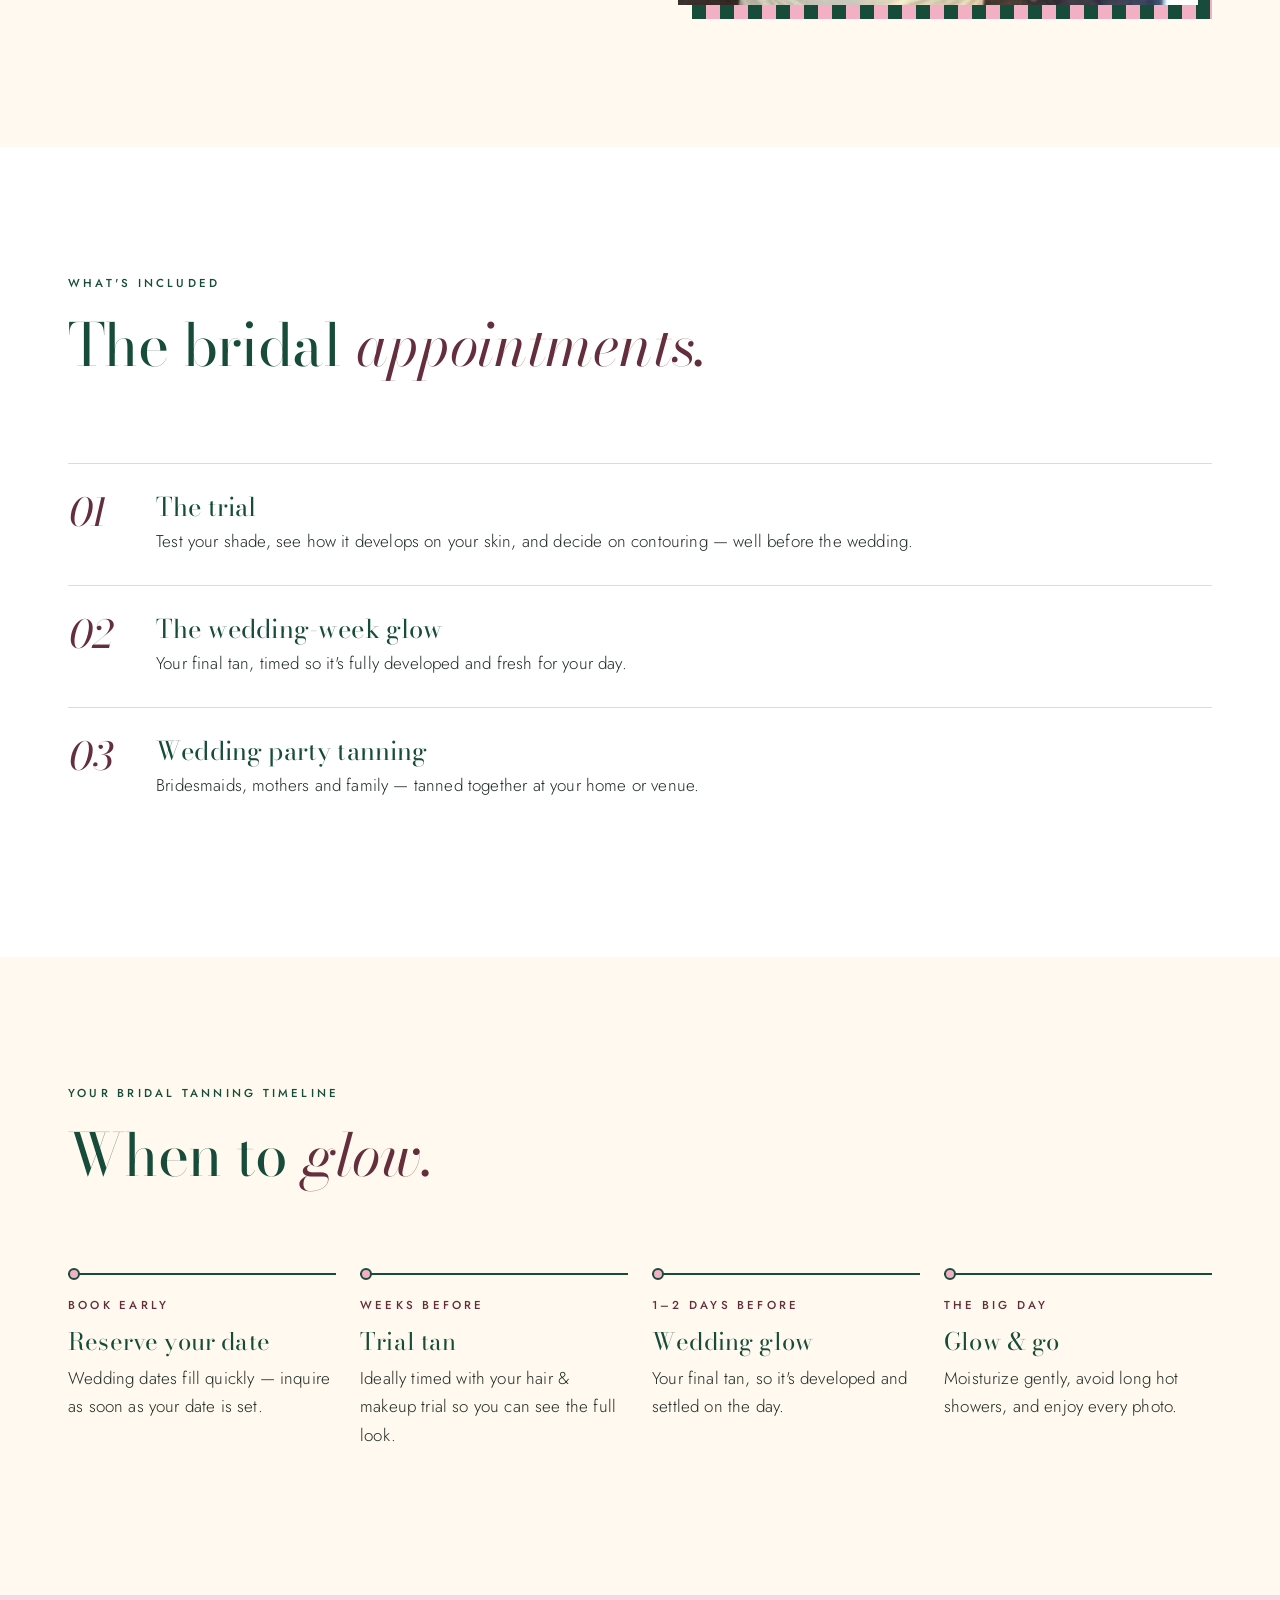
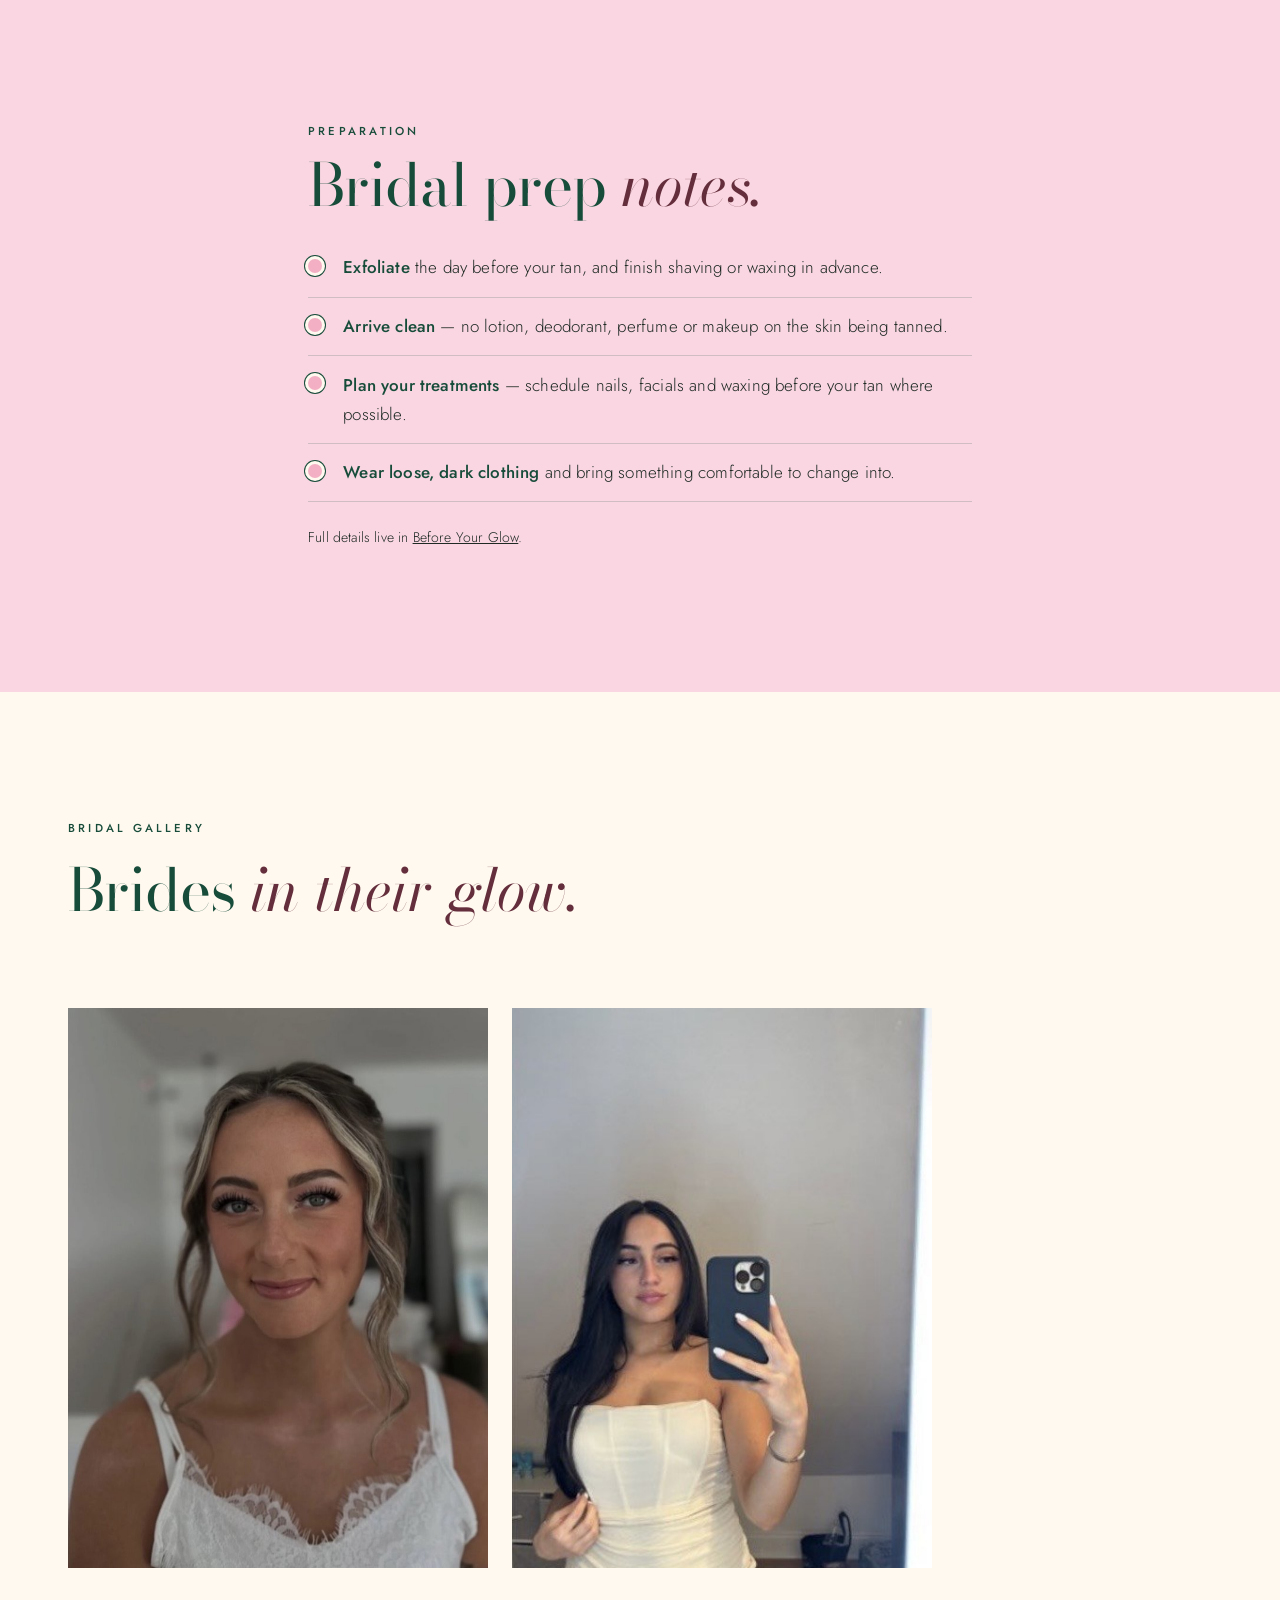
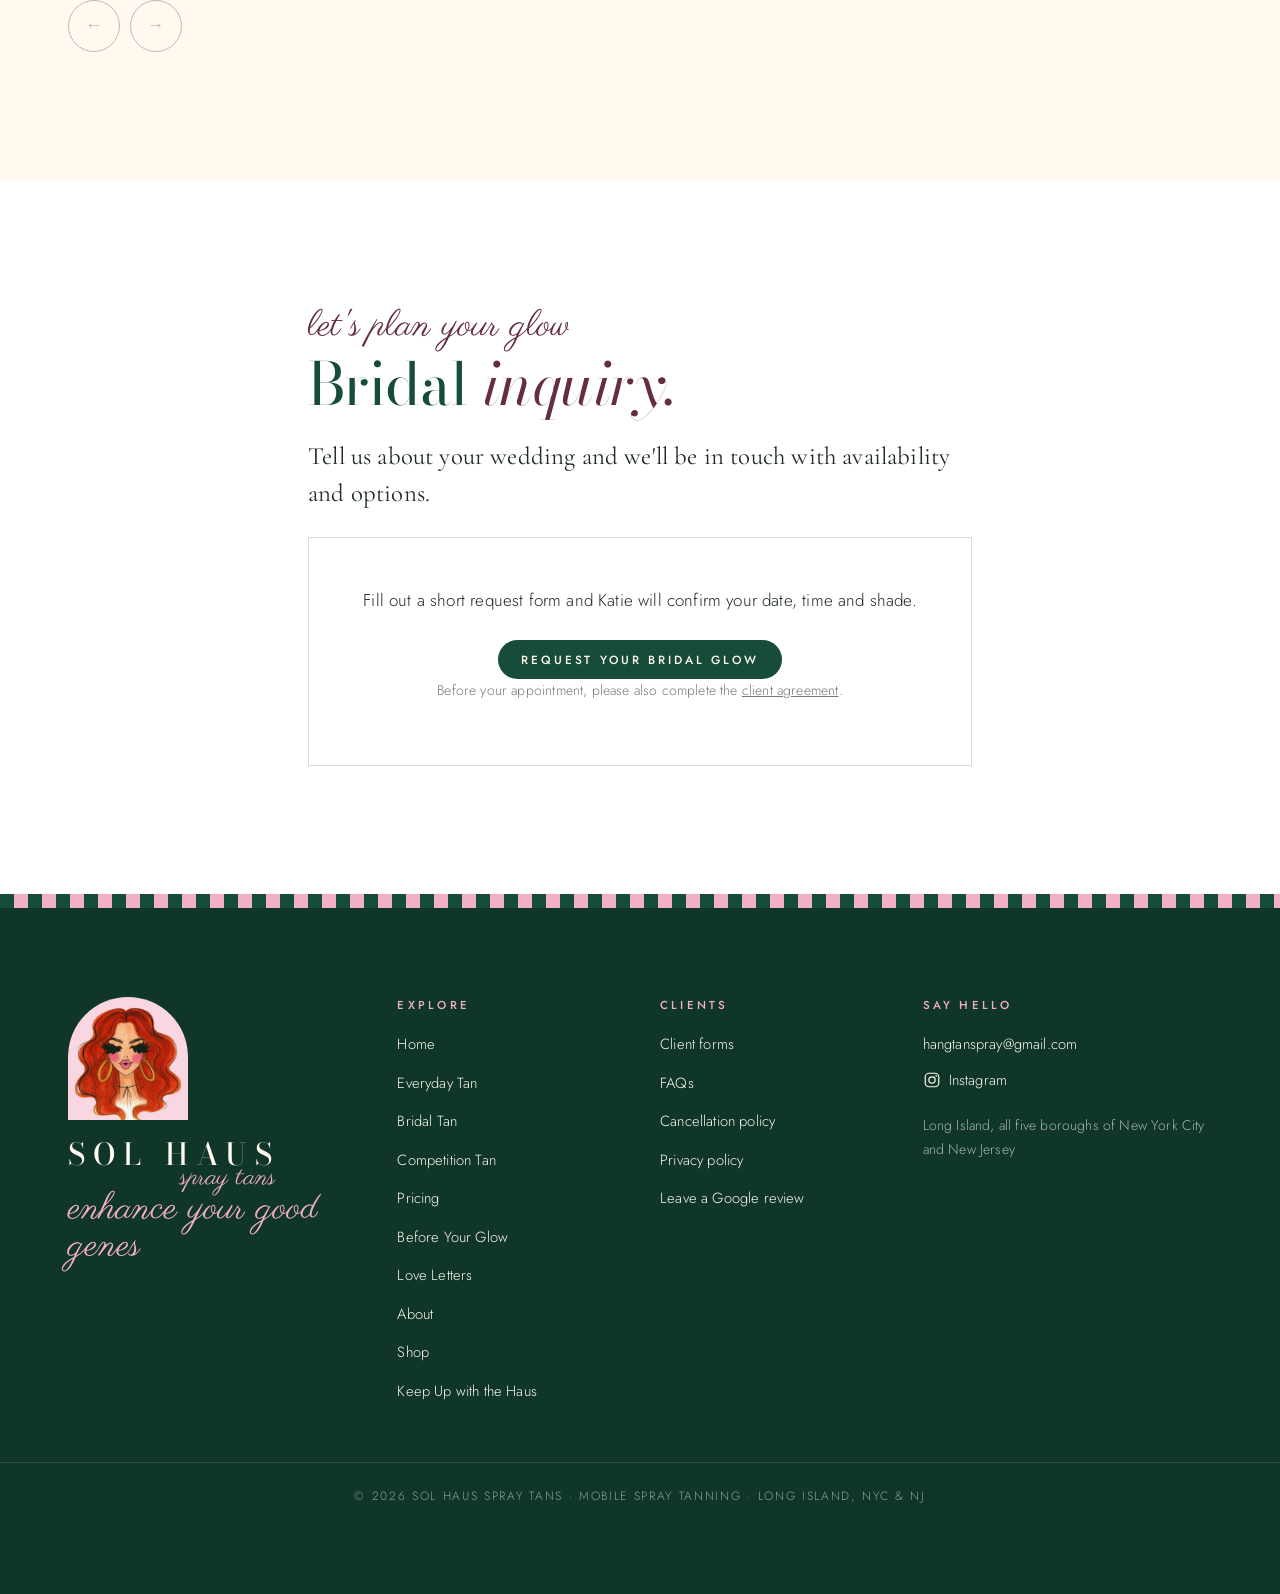
<file: bridal.html>
<!DOCTYPE html>
<html lang="en">
<head>
<meta charset="utf-8">
<meta name="viewport" content="width=device-width, initial-scale=1">
<title>Bridal Spray Tan on Long Island, NYC & NJ | The Bridal Edit by Sol Haus</title>
<meta name="description" content="Bridal spray tans, trial appointments and wedding party tanning on Long Island, NYC and New Jersey. A custom, perfectly timed glow for your wedding day.">
<link rel="canonical" href="https://solhaustans.com/bridal.html">
<meta name="theme-color" content="#174C3A">
<meta property="og:type" content="website">
<meta property="og:site_name" content="Sol Haus Spray Tans">
<meta property="og:title" content="Bridal Spray Tan on Long Island, NYC & NJ | The Bridal Edit by Sol Haus">
<meta property="og:description" content="Bridal spray tans, trial appointments and wedding party tanning on Long Island, NYC and New Jersey. A custom, perfectly timed glow for your wedding day.">
<meta property="og:url" content="https://solhaustans.com/bridal.html">
<meta property="og:image" content="https://solhaustans.com/images/brand/og-image.jpg">
<meta name="twitter:card" content="summary_large_image">
<link rel="icon" href="images/brand/favicon.svg" type="image/svg+xml">
<link rel="preconnect" href="https://fonts.googleapis.com">
<link rel="preconnect" href="https://fonts.gstatic.com" crossorigin>
<link href="https://fonts.googleapis.com/css2?family=Bodoni+Moda:ital,opsz,wght@0,6..96,400;0,6..96,500;1,6..96,400&family=Cormorant+Garamond:ital,wght@0,400;0,500;1,400&family=Jost:wght@300;400;500&family=Parisienne&display=swap" rel="stylesheet">
<link rel="stylesheet" href="assets/css/styles.css">
<script src="assets/js/config.js" defer></script>
<script src="assets/js/main.js" defer></script>
</head>
<body>
<header id="site-header"></header>
<main id="main">

<section class="section bridal-top">
  <div class="wrap about-hero">
    <figure class="about-portrait about-portrait--sm reveal"><img src="images/bridal/bridal-01.jpg" alt="Bride with a soft, custom Sol Haus glow on her wedding morning"></figure>
    <div class="reveal">
      <p class="eyebrow">Bridal Tan</p>
      <h1 class="h1">For the glow <em>before ‘I do.’</em></h1>
      <div class="btn-row"><a class="btn btn--green" data-link="bookingBridal">Book your bridal glow</a></div>
    </div>
  </div>
</section>
<div class="stripes stripes--thin" aria-hidden="true"></div>
<section class="section">
  <div class="wrap split">
    <div class="reveal">
      <p class="script">your wedding glow</p>
      <h2 class="h2">Romantic, radiant, <em>and entirely you.</em></h2>
      <p class="lede">Your bridal tan is planned around your dress, your skin tone and your timeline — so you look like the most glowing version of yourself, in person and in every photo.</p>
      <p>We come to you for your trial and for the big week, and we can tan your bridesmaids, mothers and wedding party too.</p>
    </div>
    <figure class="frame reveal" style="margin:0 14px 14px 0"><img src="images/bridal/bridal-05.jpg" alt="Client in a white strapless dress with a soft Sol Haus glow" loading="lazy" style="aspect-ratio:4/5;object-fit:cover;width:100%"></figure>
  </div>
</section>
<section class="section section--white">
  <div class="wrap">
    <div class="section-head reveal"><p class="eyebrow">What's included</p><h2 class="h2">The bridal <em>appointments.</em></h2></div>
    <ol class="steps steps--light">
      <li class="reveal"><div><h3>The trial</h3><p>Test your shade, see how it develops on your skin, and decide on contouring — well before the wedding.</p></div></li>
      <li class="reveal"><div><h3>The wedding-week glow</h3><p>Your final tan, timed so it's fully developed and fresh for your day.</p></div></li>
      <li class="reveal"><div><h3>Wedding party tanning</h3><p>Bridesmaids, mothers and family — tanned together at your home or venue.</p></div></li>
    </ol>
  </div>
</section>
<section class="section">
  <div class="wrap">
    <div class="section-head reveal"><p class="eyebrow">Your bridal tanning timeline</p><h2 class="h2">When to <em>glow.</em></h2></div>
    <ol class="timeline">
      <li class="reveal"><p class="eyebrow">Book early</p><h3>Reserve your date</h3><p>Wedding dates fill quickly — inquire as soon as your date is set.</p></li>
      <li class="reveal"><p class="eyebrow">Weeks before</p><h3>Trial tan</h3><p>Ideally timed with your hair &amp; makeup trial so you can see the full look.</p></li>
      <li class="reveal"><p class="eyebrow">1–2 days before</p><h3>Wedding glow</h3><p>Your final tan, so it's developed and settled on the day.</p></li>
      <li class="reveal"><p class="eyebrow">The big day</p><h3>Glow &amp; go</h3><p>Moisturize gently, avoid long hot showers, and enjoy every photo.</p></li>
    </ol>
  </div>
</section>
<section class="section section--pink">
  <div class="wrap narrow">
    <p class="eyebrow">Preparation</p>
    <h2 class="h2">Bridal prep <em>notes.</em></h2>
    <ul class="checklist">
      <li><strong>Exfoliate</strong> the day before your tan, and finish shaving or waxing in advance.</li>
      <li><strong>Arrive clean</strong> — no lotion, deodorant, perfume or makeup on the skin being tanned.</li>
      <li><strong>Plan your treatments</strong> — schedule nails, facials and waxing before your tan where possible.</li>
      <li><strong>Wear loose, dark clothing</strong> and bring something comfortable to change into.</li>
    </ul>
    <p class="small" style="margin-top:1.5rem">Full details live in <a href="before-your-glow.html">Before Your Glow</a>.</p>
  </div>
</section>
<section class="section">
  <div class="wrap">
    <div class="section-head reveal"><p class="eyebrow">Bridal gallery</p><h2 class="h2">Brides <em>in their glow.</em></h2></div>
    <div data-gallery="bridal" data-variant="carousel"></div>
  </div>
</section>
<section class="section section--white" id="bridal-inquiry">
  <div class="wrap narrow">
    <p class="script">let's plan your glow</p>
    <h2 class="h2">Bridal <em>inquiry.</em></h2>
    <p class="lede">Tell us about your wedding and we'll be in touch with availability and options.</p>
    <div data-form="bridal"></div>
  </div>
</section>

</main>
<footer id="site-footer"></footer>
</body>
</html>
</file>
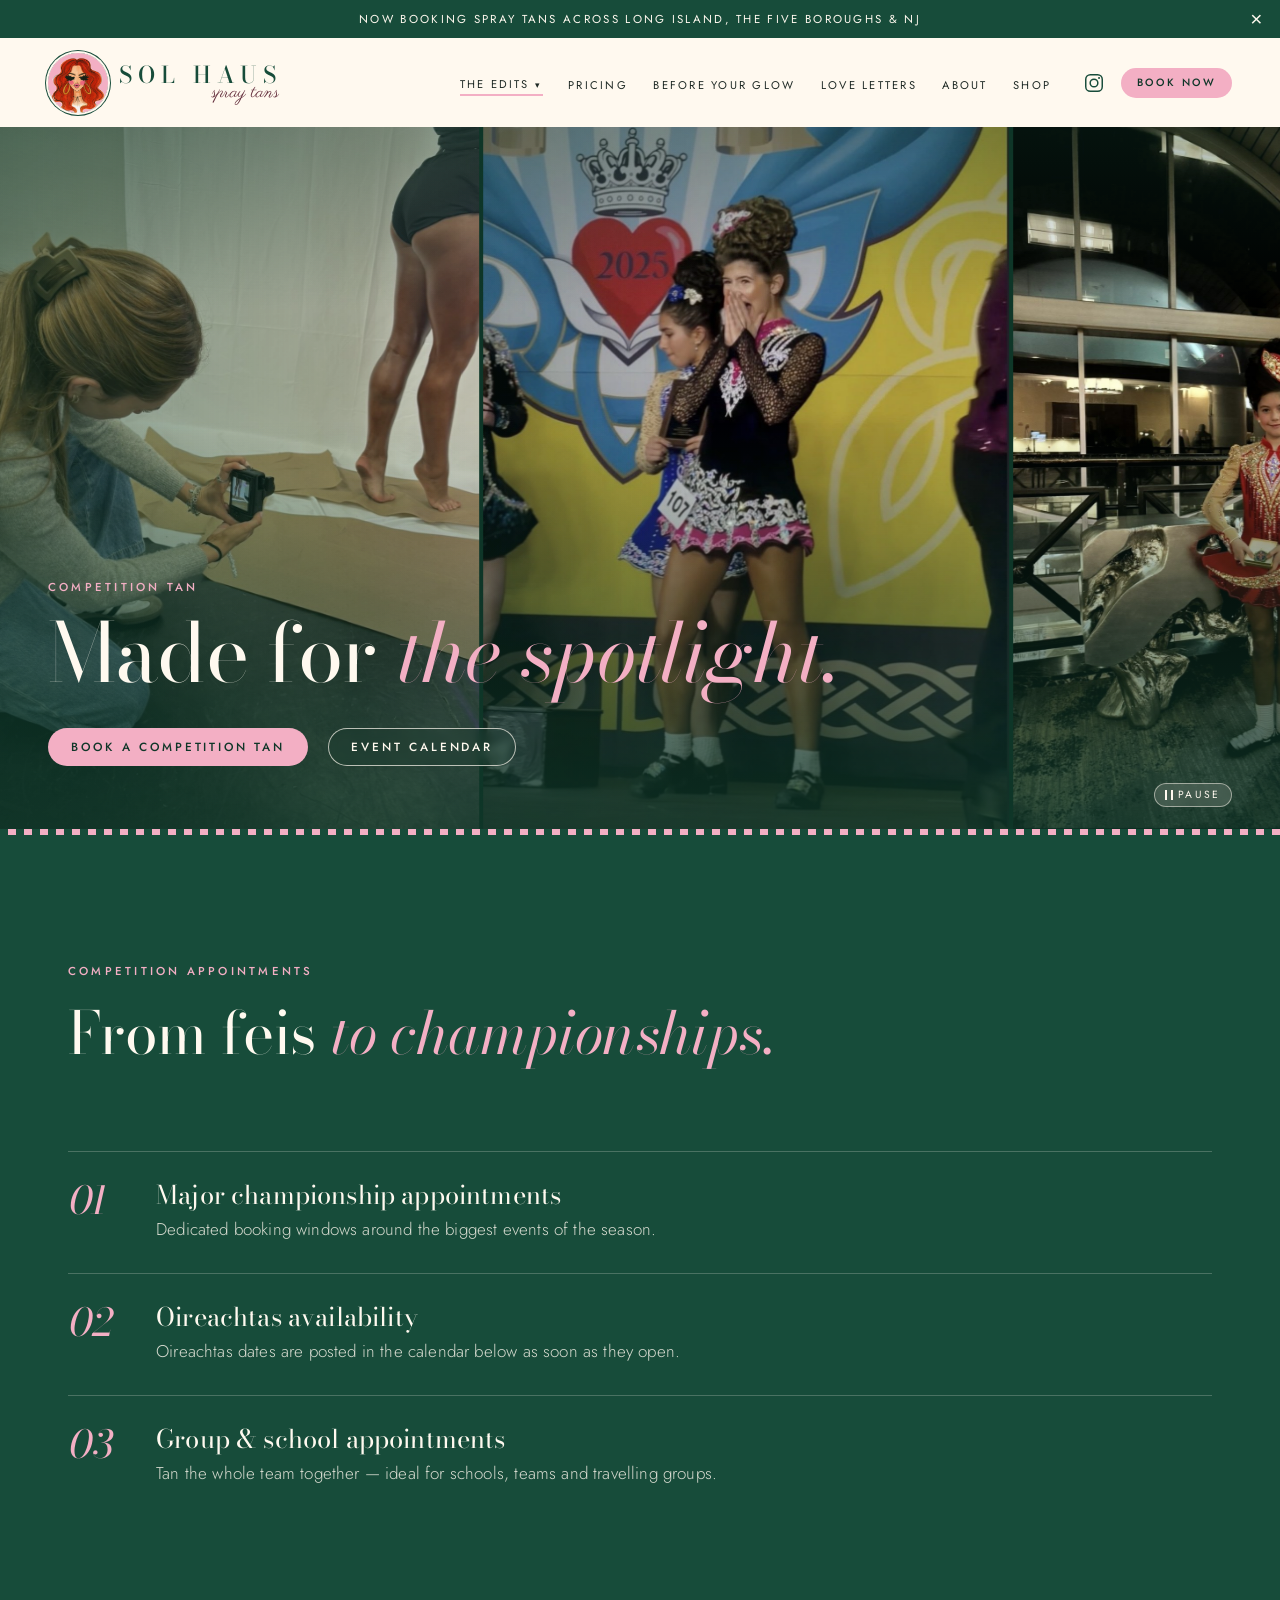
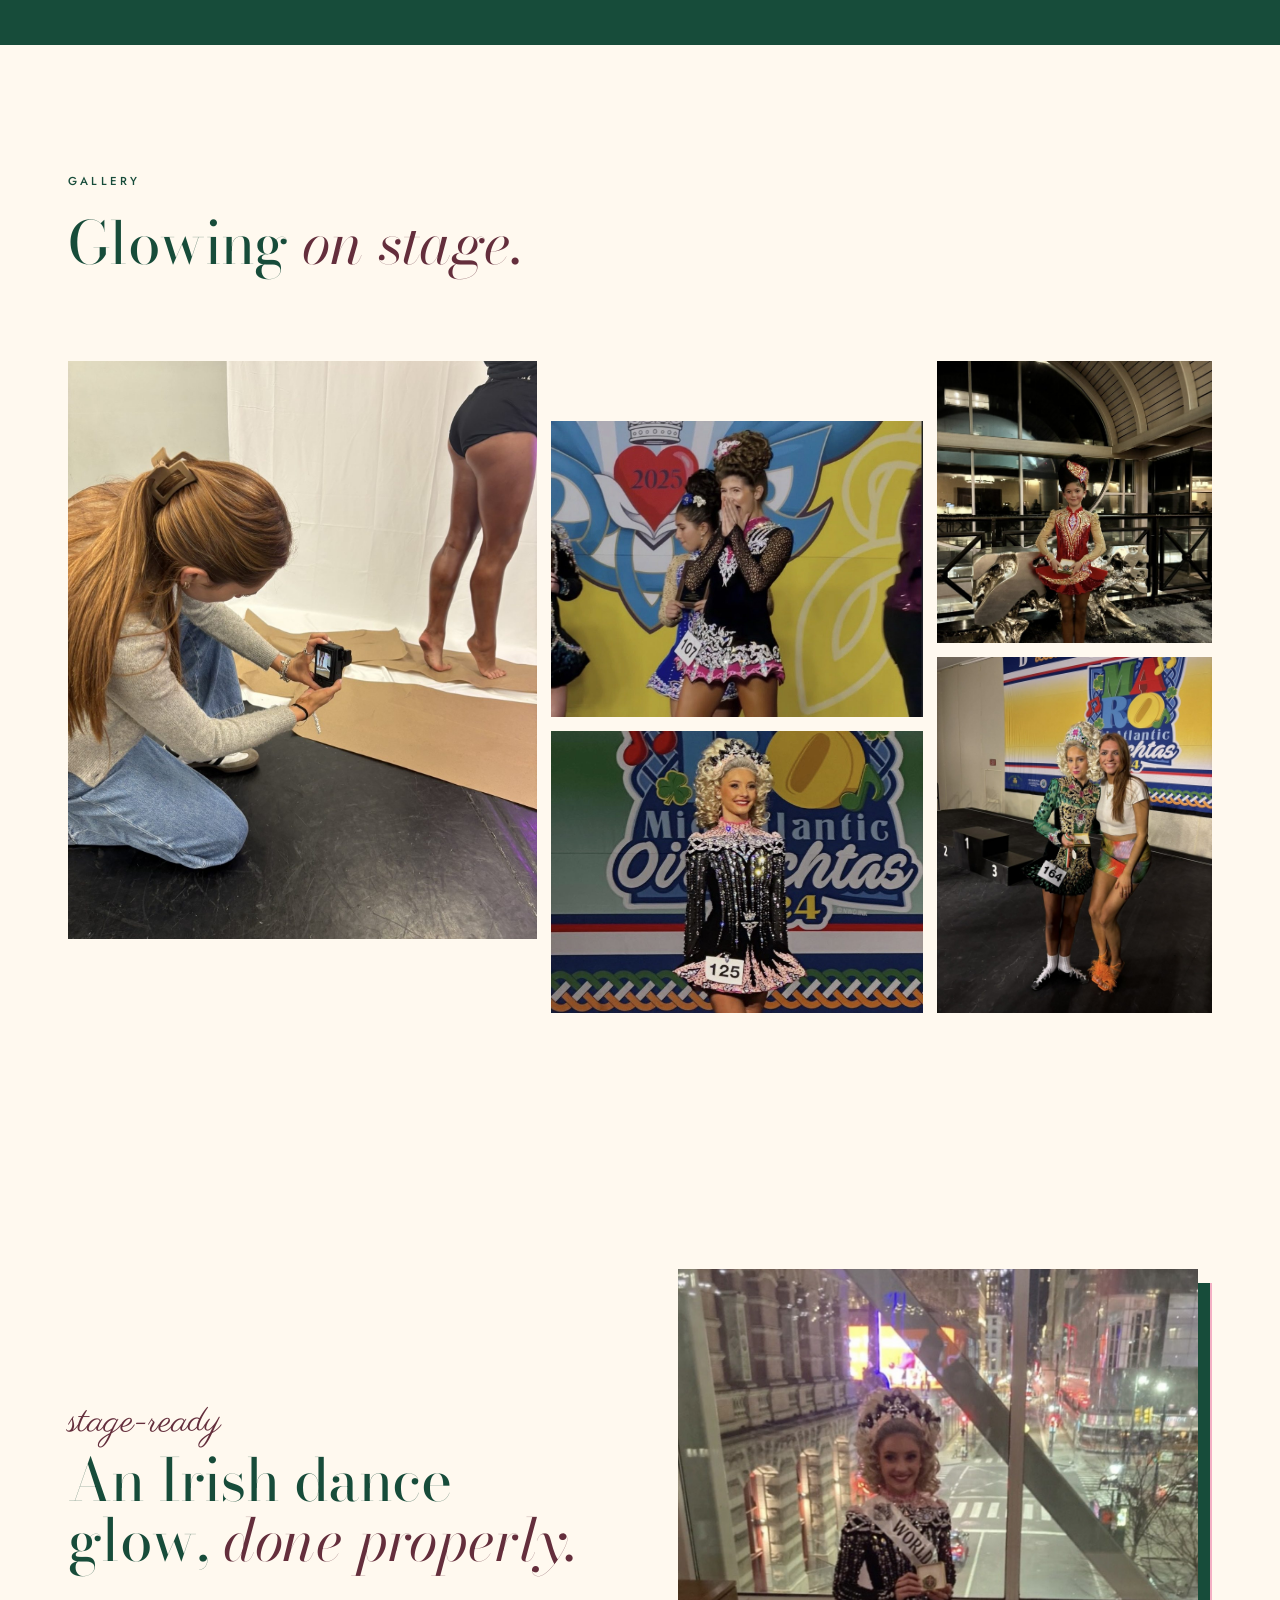
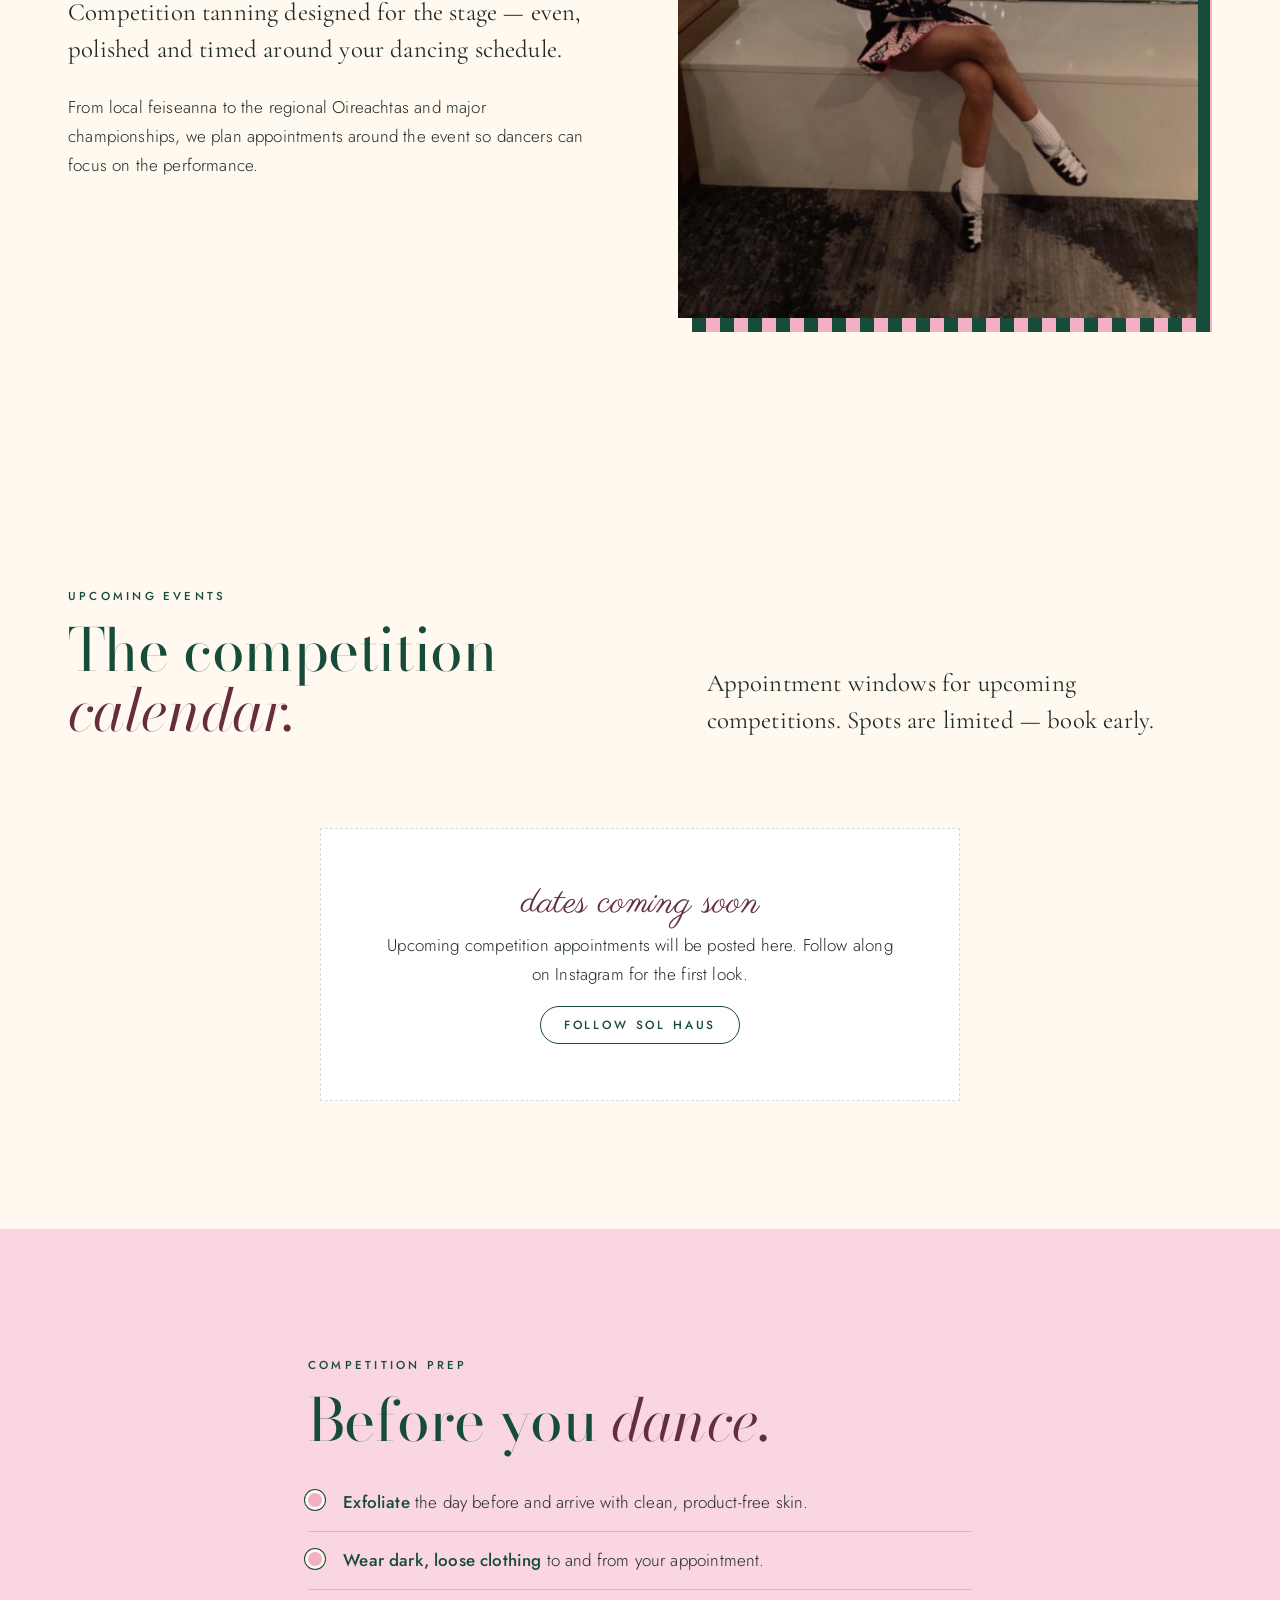
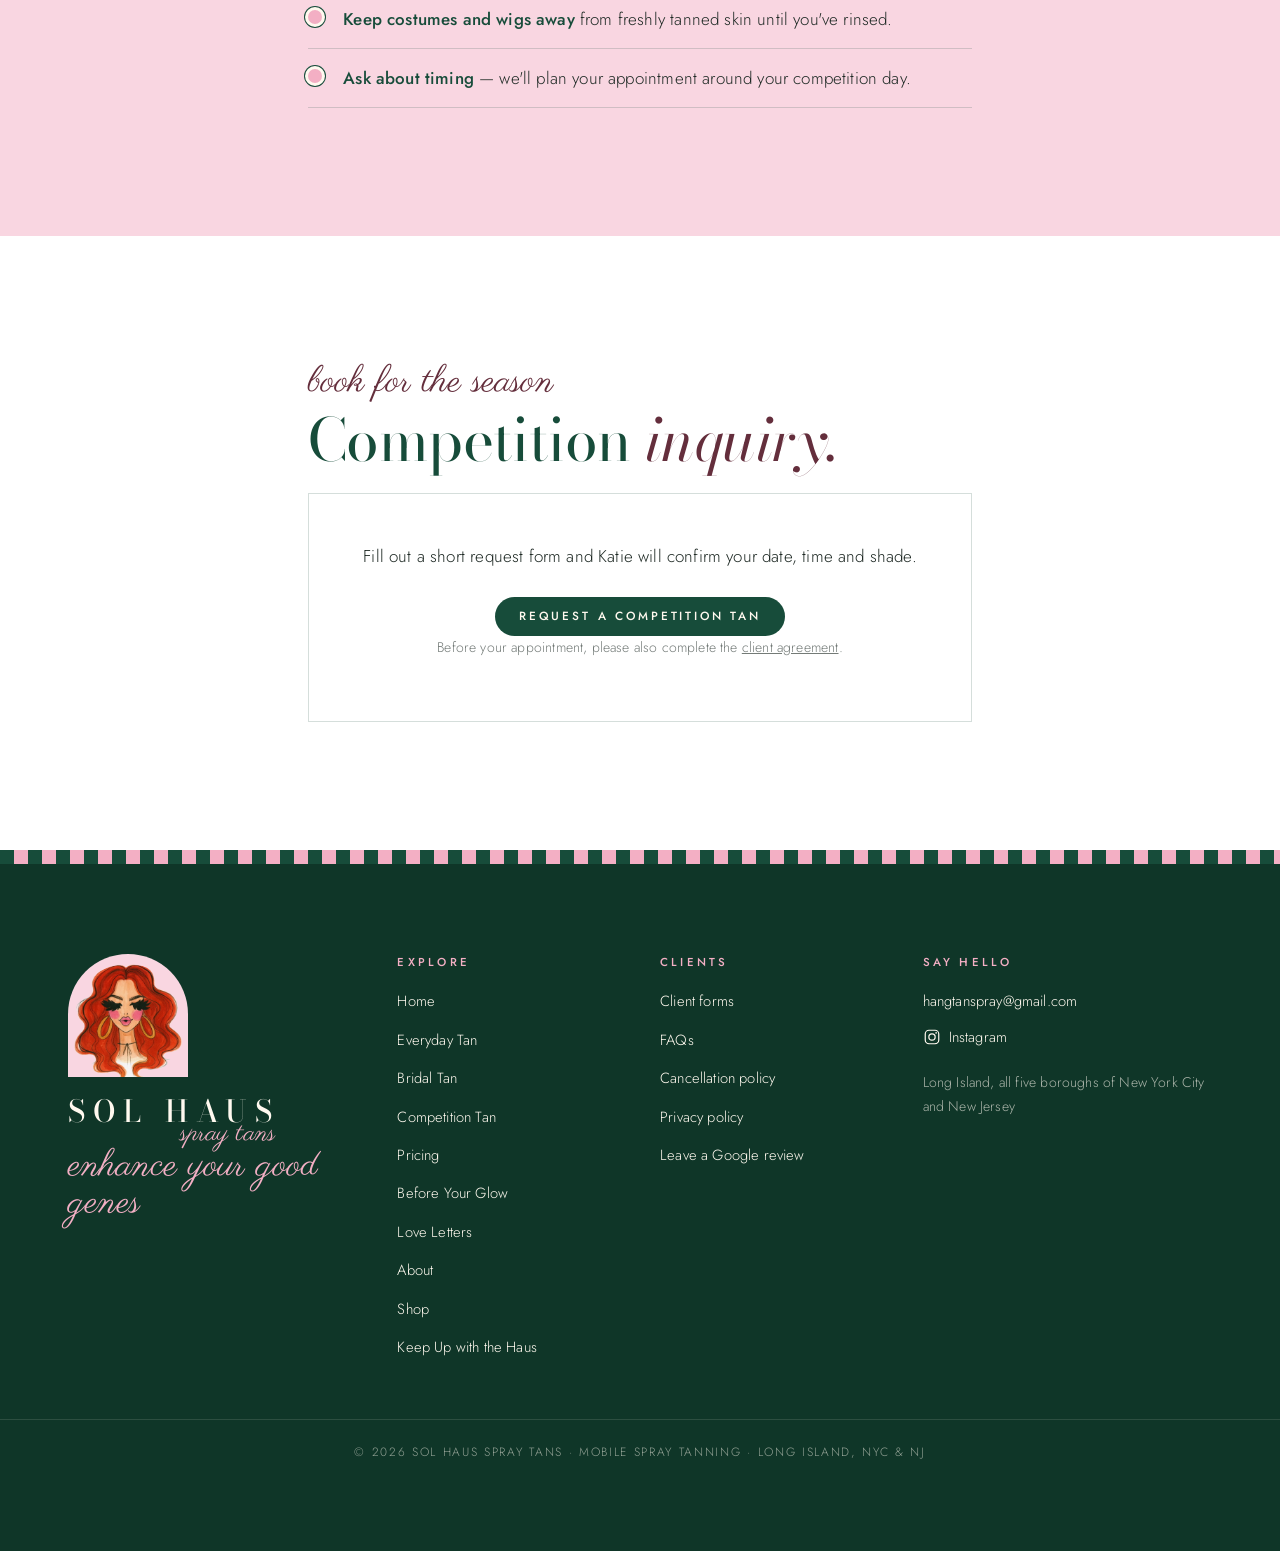
<file: competition.html>
<!DOCTYPE html>
<html lang="en">
<head>
<meta charset="utf-8">
<meta name="viewport" content="width=device-width, initial-scale=1">
<title>Irish Dance Competition Spray Tan | The Competition Edit by Sol Haus</title>
<meta name="description" content="Irish dance competition spray tans for feiseanna, Oireachtas and major championships, plus group appointments for dance schools. Based on Long Island, NYC and New Jersey.">
<link rel="canonical" href="https://solhaustans.com/competition.html">
<meta name="theme-color" content="#174C3A">
<meta property="og:type" content="website">
<meta property="og:site_name" content="Sol Haus Spray Tans">
<meta property="og:title" content="Irish Dance Competition Spray Tan | The Competition Edit by Sol Haus">
<meta property="og:description" content="Irish dance competition spray tans for feiseanna, Oireachtas and major championships, plus group appointments for dance schools. Based on Long Island, NYC and New Jersey.">
<meta property="og:url" content="https://solhaustans.com/competition.html">
<meta property="og:image" content="https://solhaustans.com/images/brand/og-image.jpg">
<meta name="twitter:card" content="summary_large_image">
<link rel="icon" href="images/brand/favicon.svg" type="image/svg+xml">
<link rel="preconnect" href="https://fonts.googleapis.com">
<link rel="preconnect" href="https://fonts.gstatic.com" crossorigin>
<link href="https://fonts.googleapis.com/css2?family=Bodoni+Moda:ital,opsz,wght@0,6..96,400;0,6..96,500;1,6..96,400&family=Cormorant+Garamond:ital,wght@0,400;0,500;1,400&family=Jost:wght@300;400;500&family=Parisienne&display=swap" rel="stylesheet">
<link rel="stylesheet" href="assets/css/styles.css">
<script src="assets/js/config.js" defer></script>
<script src="assets/js/main.js" defer></script>
</head>
<body>
<header id="site-header"></header>
<main id="main">

<section class="hero hero--sub hero--tight" aria-label="Competition photography" style="height:min(78vh,760px)">
  <div class="marquee" data-gallery="competition" data-variant="marquee" data-speed="52" data-eager="true" data-hover-pause="false"></div>
  <div class="hero__scrim" aria-hidden="true"></div>
  <div class="hero__copy">
    <p class="eyebrow">Competition Tan</p>
    <h1 class="h1" style="color:var(--cream)">Made for <em style="color:var(--pink)">the spotlight.</em></h1>
    <div class="btn-row"><a class="btn btn--pink" data-link="bookingCompetition">Book a competition tan</a><a class="btn btn--ghost-light" href="#calendar">Event calendar</a></div>
  </div>
  <button class="marquee-toggle" data-marquee-toggle aria-pressed="false" aria-label="Pause or play the competition photo montage"><i aria-hidden="true"></i><span>Pause</span></button>
</section>
<div class="stripes stripes--thin" aria-hidden="true"></div>
<section class="section on-green">
  <div class="wrap">
    <div class="section-head reveal"><p class="eyebrow">Competition appointments</p><h2 class="h2">From feis <em>to championships.</em></h2></div>
    <ol class="steps">
      <li class="reveal"><div><h3>Major championship appointments</h3><p>Dedicated booking windows around the biggest events of the season.</p></div></li>
      <li class="reveal"><div><h3>Oireachtas availability</h3><p>Oireachtas dates are posted in the calendar below as soon as they open.</p></div></li>
      <li class="reveal"><div><h3>Group &amp; school appointments</h3><p>Tan the whole team together — ideal for schools, teams and travelling groups.</p></div></li>
    </ol>
  </div>
</section>
<section class="section">
  <div class="wrap"><div class="section-head reveal"><p class="eyebrow">Gallery</p><h2 class="h2">Glowing <em>on stage.</em></h2></div><div data-gallery="competition" data-variant="editorial"></div></div>
</section>
<section class="section">
  <div class="wrap split">
    <div class="reveal">
      <p class="script">stage-ready</p>
      <h2 class="h2">An Irish dance glow, <em>done properly.</em></h2>
      <p class="lede">Competition tanning designed for the stage — even, polished and timed around your dancing schedule.</p>
      <p>From local feiseanna to the regional Oireachtas and major championships, we plan appointments around the event so dancers can focus on the performance.</p>
    </div>
    <figure class="frame reveal" style="margin:0 14px 14px 0"><img src="images/competition/competition-05.jpg" alt="Placeholder: stage-ready competition glow" loading="lazy" style="aspect-ratio:4/5;object-fit:cover;width:100%"></figure>
  </div>
</section>
<section class="section" id="calendar">
  <div class="wrap">
    <div class="section-head section-head--split reveal">
      <div><p class="eyebrow">Upcoming events</p><h2 class="h2">The competition <em>calendar.</em></h2></div>
      <p class="lede">Appointment windows for upcoming competitions. Spots are limited — book early.</p>
    </div>
    <div data-events></div>
  </div>
</section>
<section class="section section--pink">
  <div class="wrap narrow">
    <p class="eyebrow">Competition prep</p>
    <h2 class="h2">Before you <em>dance.</em></h2>
    
    <ul class="checklist">
      <li><strong>Exfoliate</strong> the day before and arrive with clean, product-free skin.</li>
      <li><strong>Wear dark, loose clothing</strong> to and from your appointment.</li>
      <li><strong>Keep costumes and wigs away</strong> from freshly tanned skin until you've rinsed.</li>
      <li><strong>Ask about timing</strong> — we'll plan your appointment around your competition day.</li>
    </ul>
  </div>
</section>
<section class="section section--white" id="competition-inquiry">
  <div class="wrap narrow">
    <p class="script">book for the season</p>
    <h2 class="h2">Competition <em>inquiry.</em></h2>
    <div data-form="competition"></div>
  </div>
</section>

</main>
<footer id="site-footer"></footer>
</body>
</html>
</file>
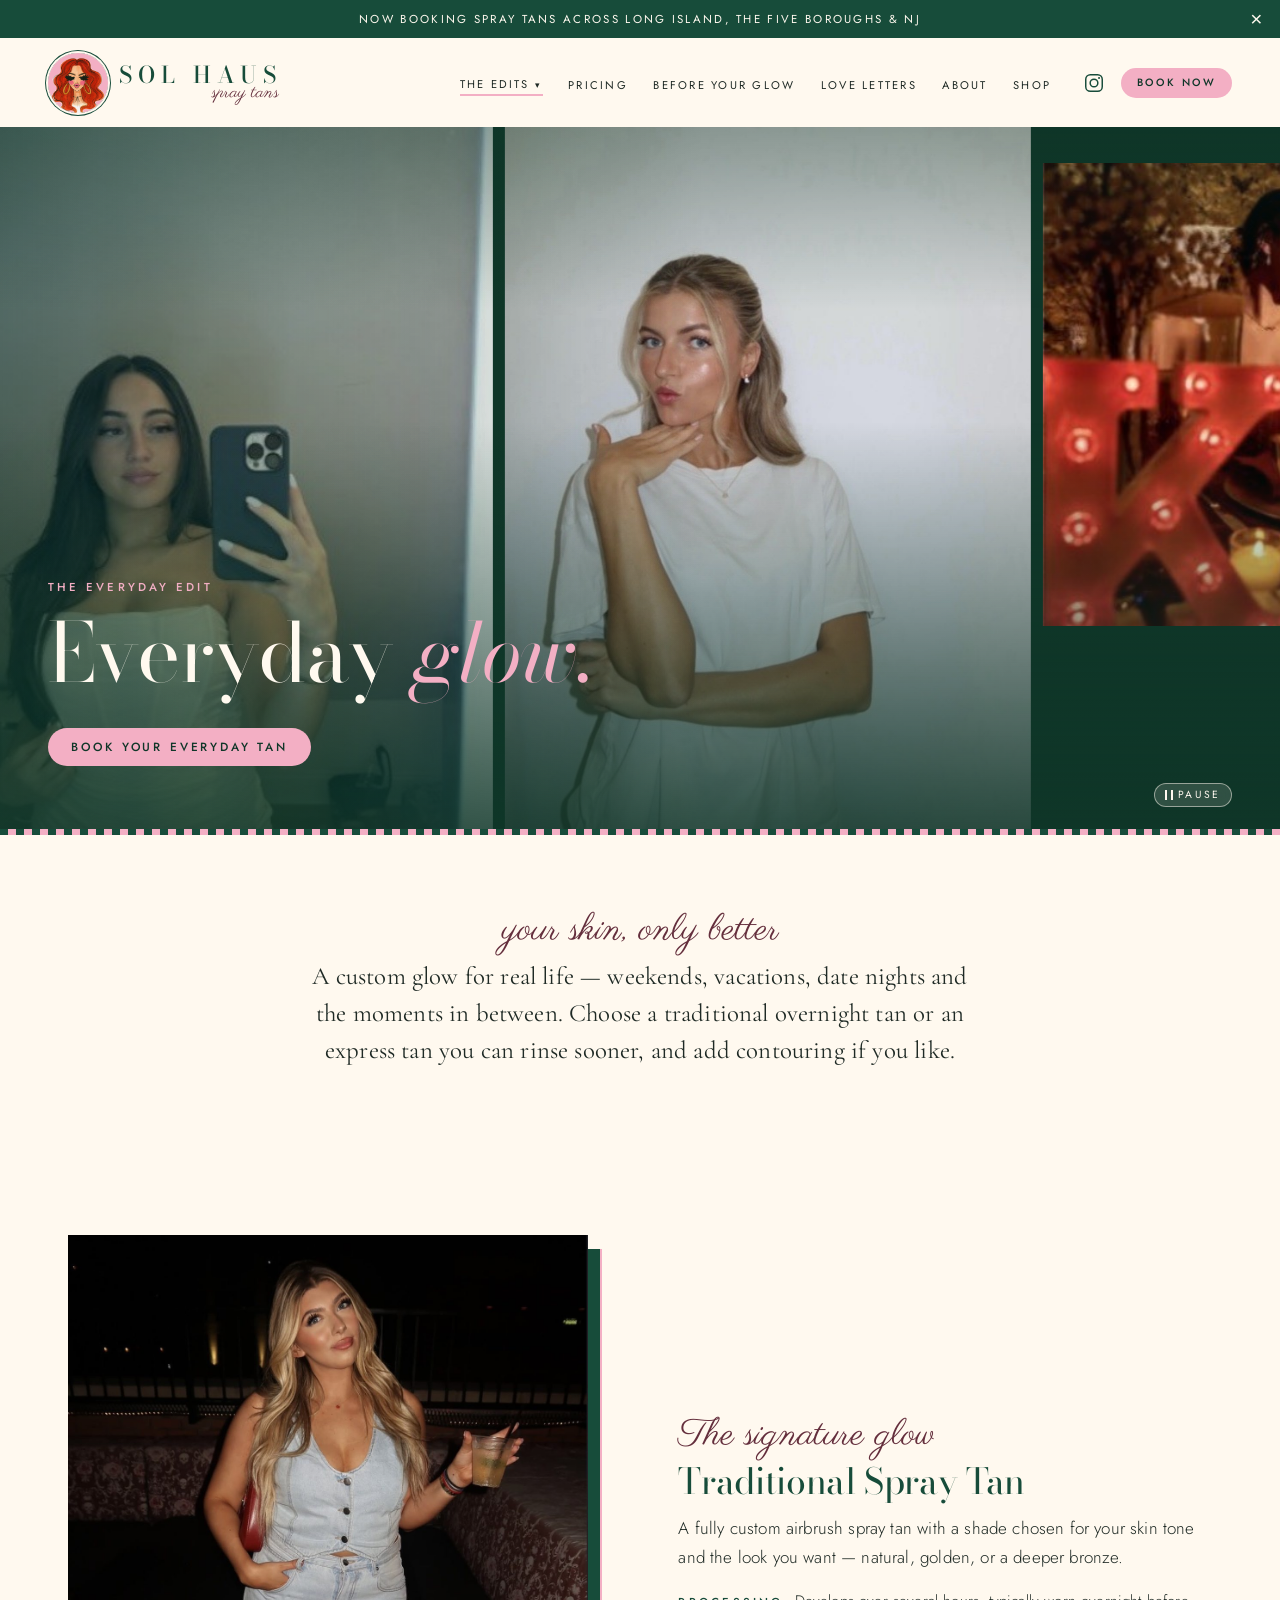
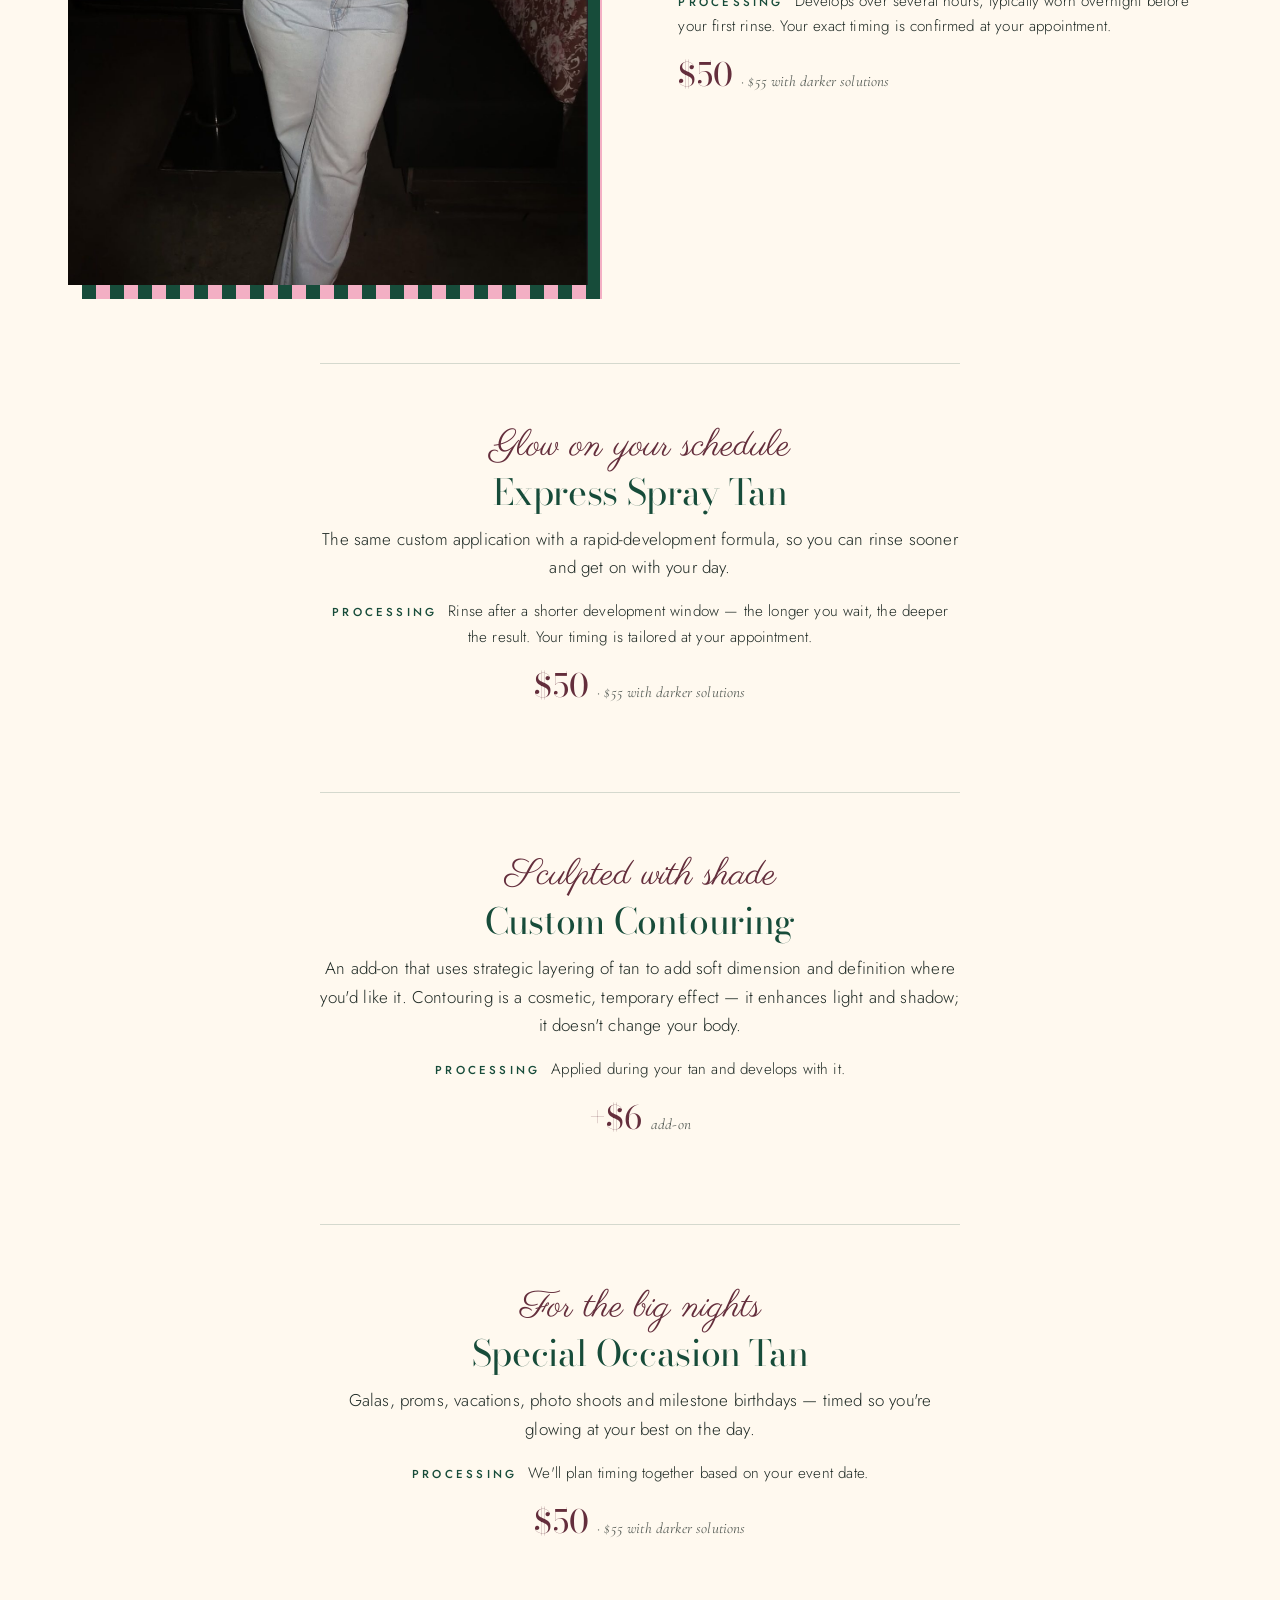
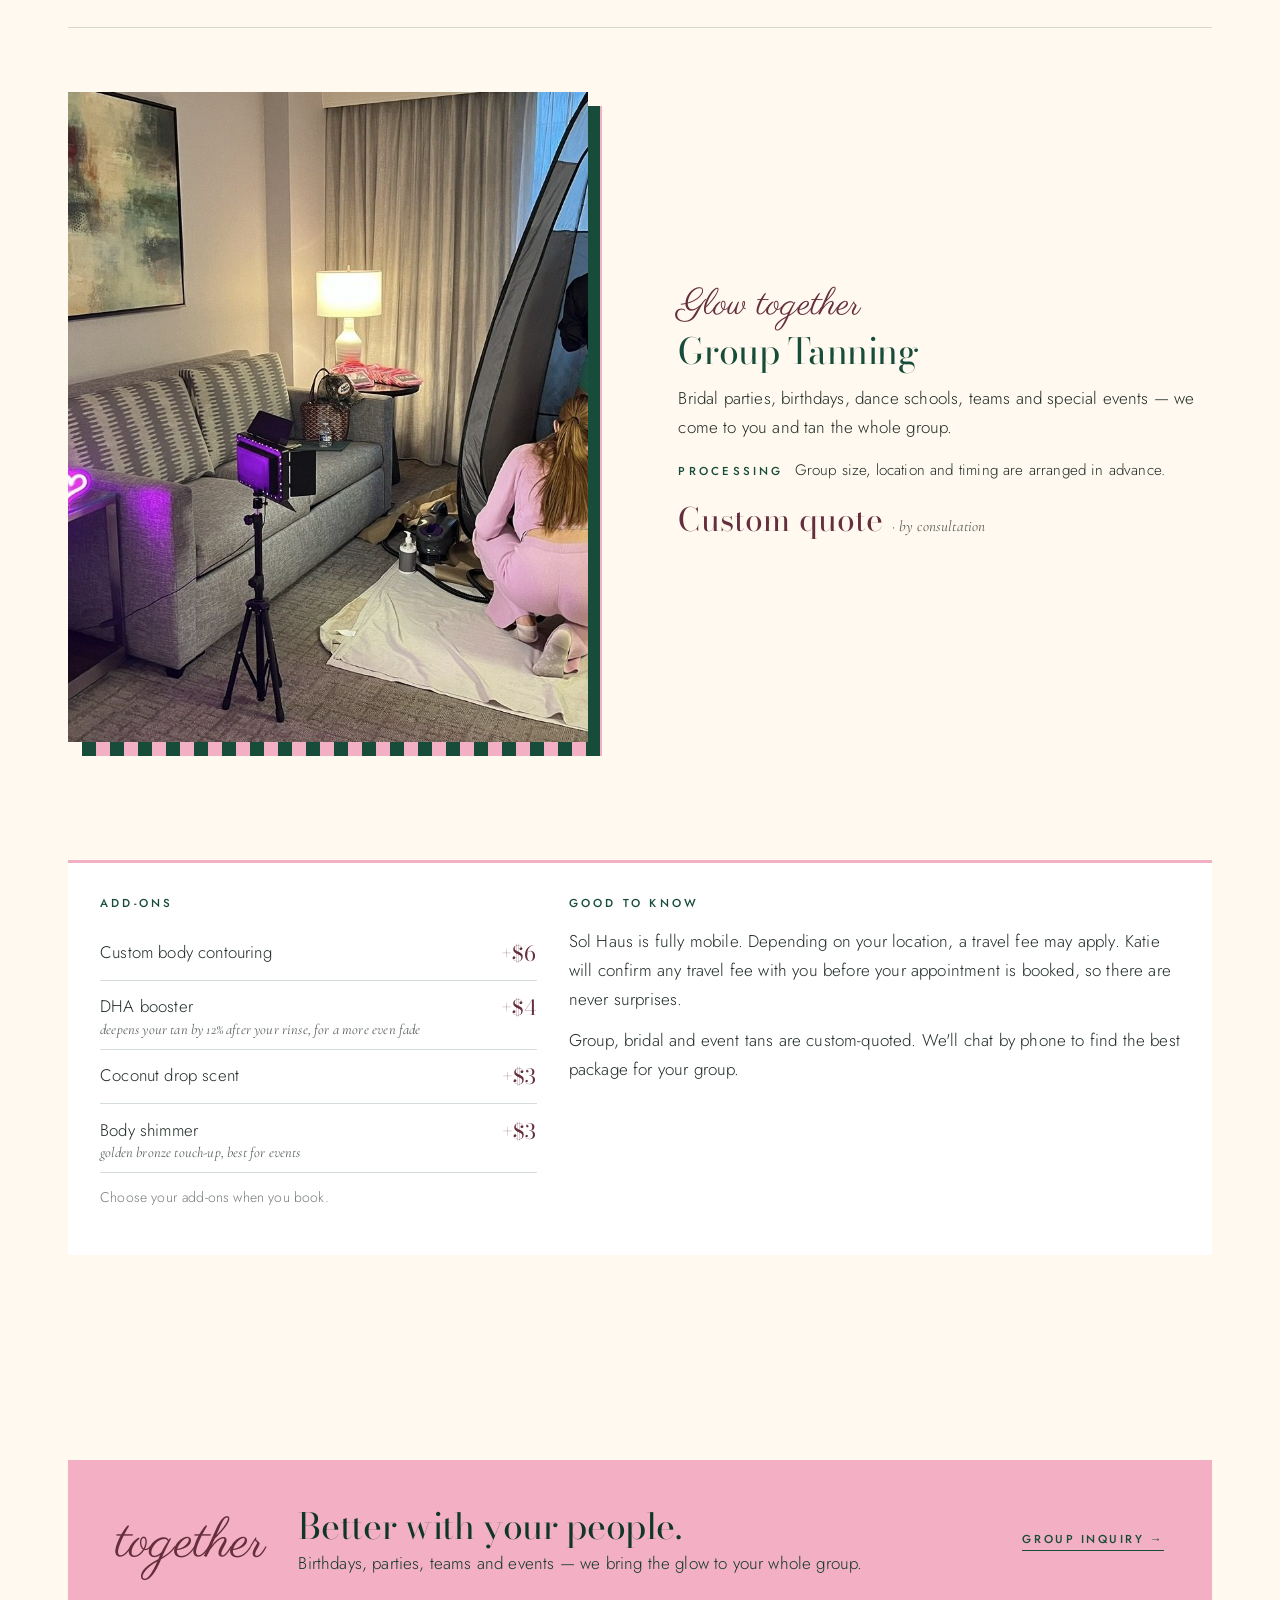
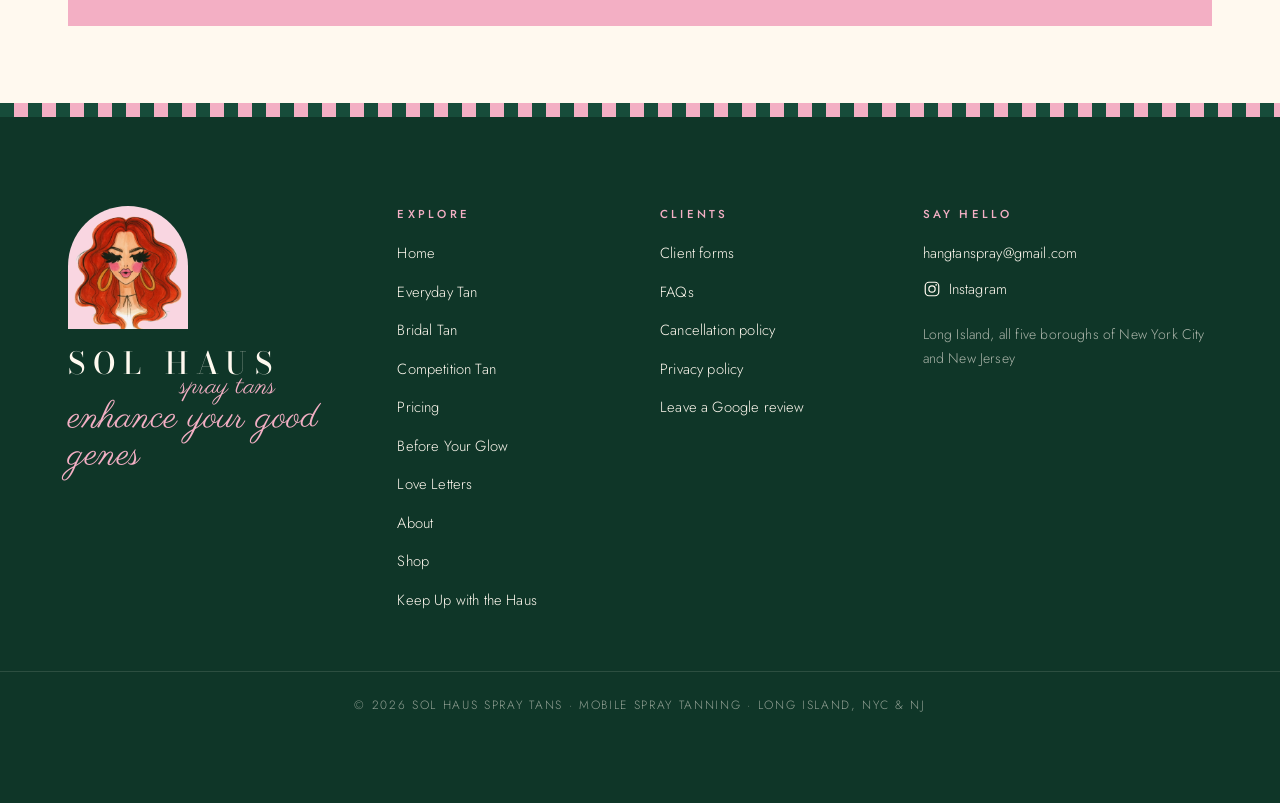
<file: everyday.html>
<!DOCTYPE html>
<html lang="en">
<head>
<meta charset="utf-8">
<meta name="viewport" content="width=device-width, initial-scale=1">
<title>Everyday Spray Tan on Long Island, NYC & NJ | Sol Haus</title>
<meta name="description" content="Traditional and express spray tans, custom contouring, special occasion and group tanning — mobile appointments on Long Island, NYC and New Jersey.">
<link rel="canonical" href="https://solhaustans.com/everyday.html">
<meta name="theme-color" content="#174C3A">
<meta property="og:type" content="website">
<meta property="og:site_name" content="Sol Haus Spray Tans">
<meta property="og:title" content="Everyday Spray Tan on Long Island, NYC & NJ | Sol Haus">
<meta property="og:description" content="Traditional and express spray tans, custom contouring, special occasion and group tanning — mobile appointments on Long Island, NYC and New Jersey.">
<meta property="og:url" content="https://solhaustans.com/everyday.html">
<meta property="og:image" content="https://solhaustans.com/images/brand/og-image.jpg">
<meta name="twitter:card" content="summary_large_image">
<link rel="icon" href="images/brand/favicon.svg" type="image/svg+xml">
<link rel="preconnect" href="https://fonts.googleapis.com">
<link rel="preconnect" href="https://fonts.gstatic.com" crossorigin>
<link href="https://fonts.googleapis.com/css2?family=Bodoni+Moda:ital,opsz,wght@0,6..96,400;0,6..96,500;1,6..96,400&family=Cormorant+Garamond:ital,wght@0,400;0,500;1,400&family=Jost:wght@300;400;500&family=Parisienne&display=swap" rel="stylesheet">
<link rel="stylesheet" href="assets/css/styles.css">
<script src="assets/js/config.js" defer></script>
<script src="assets/js/main.js" defer></script>
</head>
<body>
<header id="site-header"></header>
<main id="main">

<section class="hero hero--sub" aria-label="Everyday glow photography" style="height:min(78vh,760px)">
  <div class="marquee" data-gallery="everyday" data-variant="marquee" data-speed="28" data-eager="true" data-hover-pause="false"></div>
  <div class="hero__scrim" aria-hidden="true"></div>
  <div class="hero__copy">
    <p class="eyebrow">The Everyday Edit</p>
    <h1 class="h1" style="color:var(--cream)">Everyday <em style="color:var(--pink)">glow.</em></h1>
    <div class="btn-row"><a class="btn btn--pink" data-link="booking">Book your everyday tan</a></div>
  </div>
  <button class="marquee-toggle" data-marquee-toggle aria-pressed="false" aria-label="Pause or play the photo montage"><i aria-hidden="true"></i><span>Pause</span></button>
</section>
<div class="stripes stripes--thin" aria-hidden="true"></div>
<section class="section--tight">
  <div class="wrap narrow center">
    <p class="script">your skin, only better</p>
    <p class="lede">A custom glow for real life — weekends, vacations, date nights and the moments in between. Choose a traditional overnight tan or an express tan you can rinse sooner, and add contouring if you like.</p>
  </div>
</section>
<section class="section" style="padding-top:0">
  <div class="wrap" data-services="everyday" data-no-book></div>
  <div class="wrap">
    <div class="price-notes reveal">
      <div><p class="eyebrow">Add-ons</p><ul><li><span>Custom body contouring</span><b>+$6</b></li><li><span>DHA booster <em>deepens your tan by 12% after your rinse, for a more even fade</em></span><b>+$4</b></li><li><span>Coconut drop scent</span><b>+$3</b></li><li><span>Body shimmer <em>golden bronze touch-up, best for events</em></span><b>+$3</b></li></ul><p class="small muted" style="margin-top:.8rem">Choose your add-ons when you book.</p></div>
      <div><p class="eyebrow">Good to know</p><p>Sol Haus is fully mobile. Depending on your location, a travel fee may apply. Katie will confirm any travel fee with you before your appointment is booked, so there are never surprises.</p><p>Group, bridal and event tans are custom-quoted. We'll chat by phone to find the best package for your group.</p></div>
    </div>
  </div>
</section>
<section class="section--tight">
  <div class="wrap">
    <div class="callout reveal">
      <span class="callout__mark" aria-hidden="true">together</span>
      <div><h2 class="h3">Better with your people.</h2><p>Birthdays, parties, teams and events — we bring the glow to your whole group.</p></div>
      <a class="link-arrow" href="forms.html#group-inquiry">Group inquiry</a>
    </div>
  </div>
</section>

</main>
<footer id="site-footer"></footer>
</body>
</html>
</file>
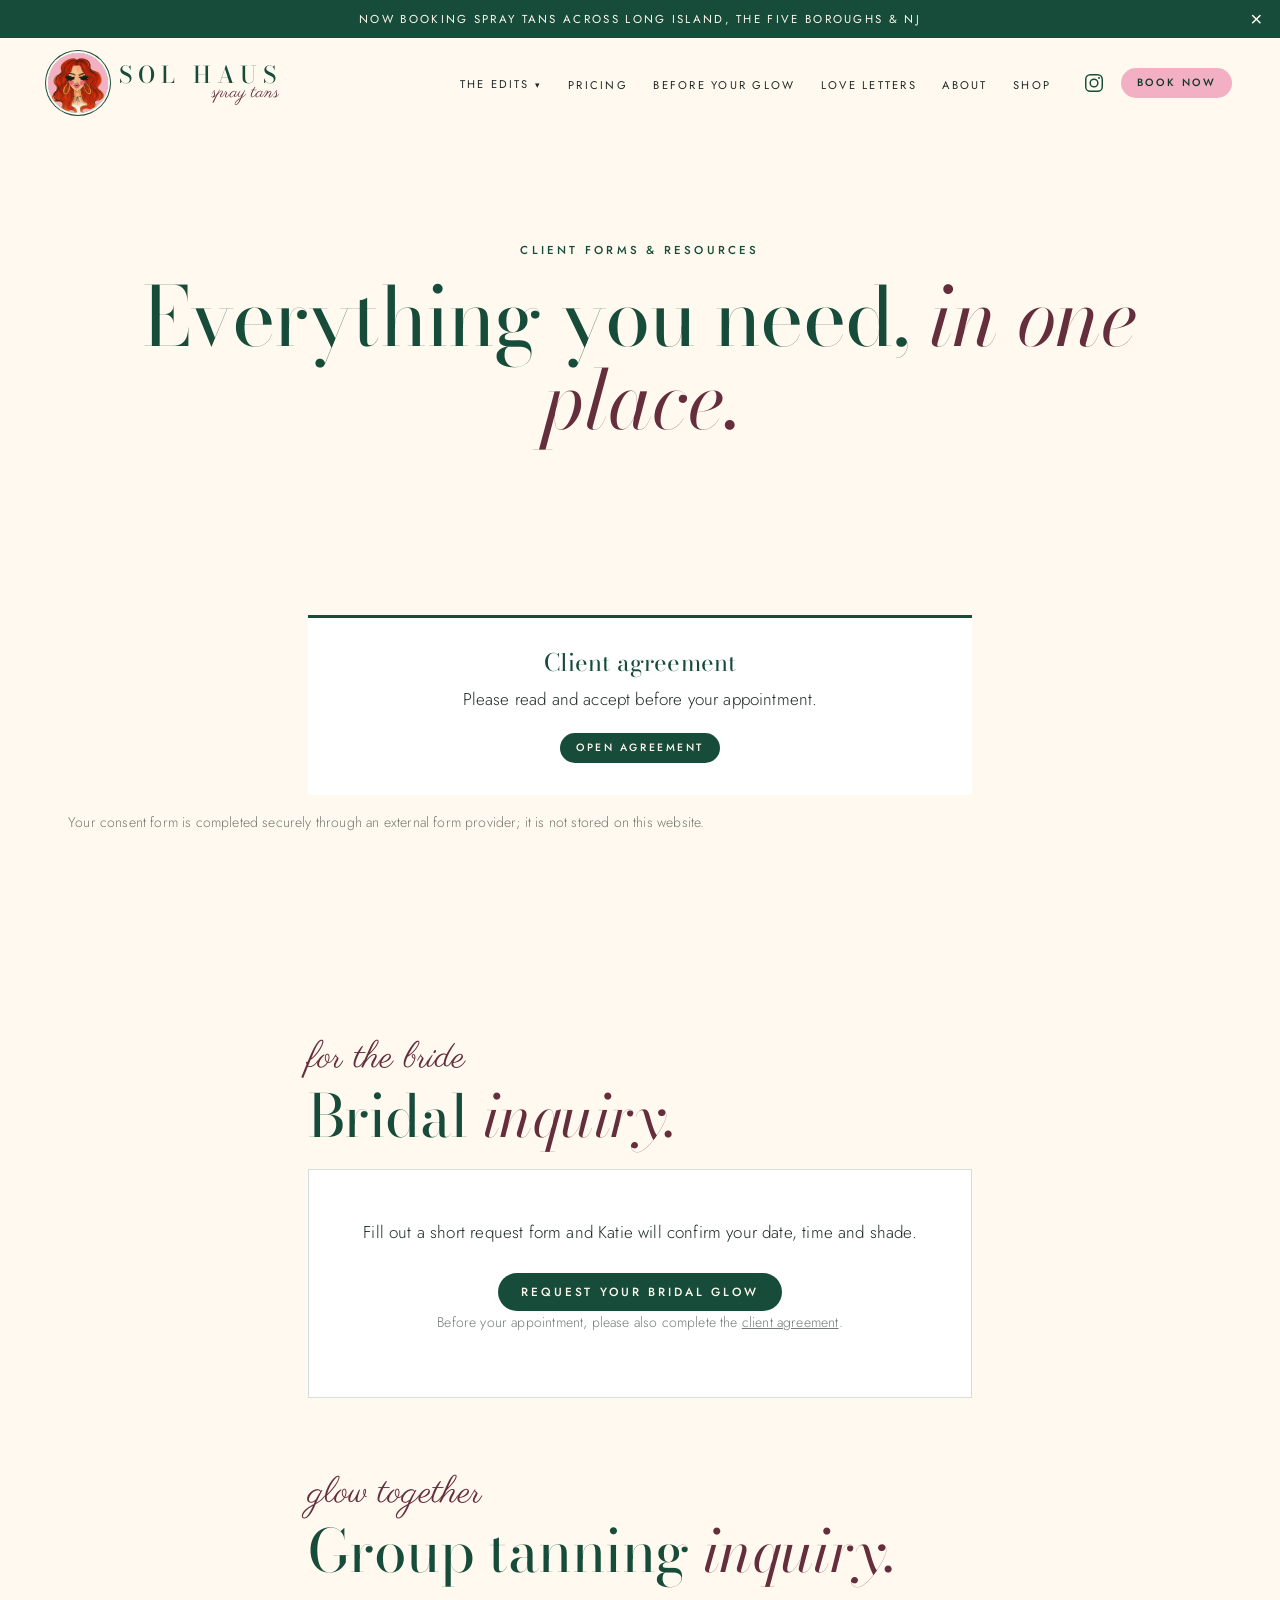
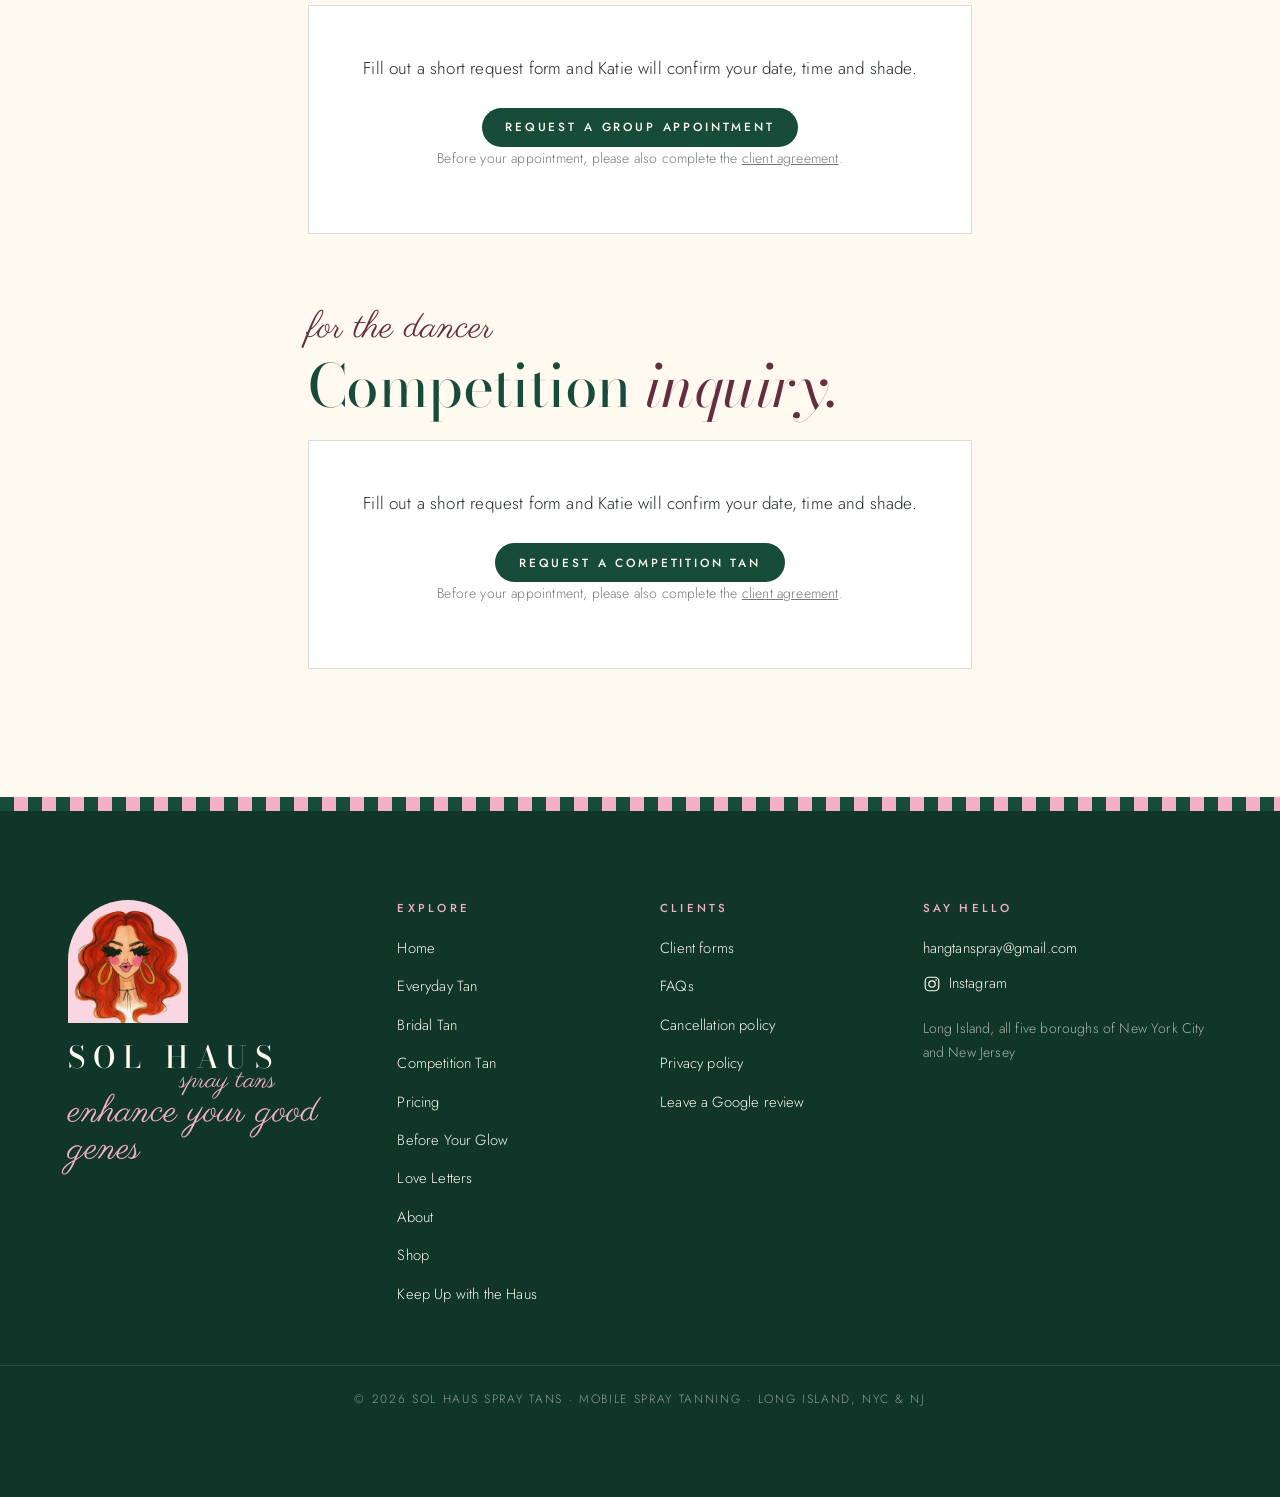
<file: forms.html>
<!DOCTYPE html>
<html lang="en">
<head>
<meta charset="utf-8">
<meta name="viewport" content="width=device-width, initial-scale=1">
<title>Client Forms & Resources | Sol Haus Spray Tans</title>
<meta name="description" content="Sol Haus client agreement, bridal, group and competition booking forms, and booking policies.">
<link rel="canonical" href="https://solhaustans.com/forms.html">
<meta name="theme-color" content="#174C3A">
<meta property="og:type" content="website">
<meta property="og:site_name" content="Sol Haus Spray Tans">
<meta property="og:title" content="Client Forms & Resources | Sol Haus Spray Tans">
<meta property="og:description" content="Sol Haus client agreement, bridal, group and competition booking forms, and booking policies.">
<meta property="og:url" content="https://solhaustans.com/forms.html">
<meta property="og:image" content="https://solhaustans.com/images/brand/og-image.jpg">
<meta name="twitter:card" content="summary_large_image">
<link rel="icon" href="images/brand/favicon.svg" type="image/svg+xml">
<link rel="preconnect" href="https://fonts.googleapis.com">
<link rel="preconnect" href="https://fonts.gstatic.com" crossorigin>
<link href="https://fonts.googleapis.com/css2?family=Bodoni+Moda:ital,opsz,wght@0,6..96,400;0,6..96,500;1,6..96,400&family=Cormorant+Garamond:ital,wght@0,400;0,500;1,400&family=Jost:wght@300;400;500&family=Parisienne&display=swap" rel="stylesheet">
<link rel="stylesheet" href="assets/css/styles.css">
<script src="assets/js/config.js" defer></script>
<script src="assets/js/main.js" defer></script>
</head>
<body>
<header id="site-header"></header>
<main id="main">

<section class="page-hero">
  <div class="wrap">
    <p class="eyebrow">Client forms &amp; resources</p>
    <h1 class="h1">Everything you need, <em>in one place.</em></h1>
  </div>
</section>
<section class="section--tight">
  <div class="wrap resource-list resource-list--one">
    <div class="resource"><h3>Client agreement</h3><p>Please read and accept before your appointment.</p><a class="btn btn--green btn--sm" data-link="consentForm">Open agreement</a></div>
  </div>
  <p class="wrap small muted" style="margin-top:1rem">Your consent form is completed securely through an external form provider; it is not stored on this website.</p>
</section>
<section class="section">
  <div class="wrap narrow">
    <div class="form-block" id="bridal-inquiry"><p class="script">for the bride</p><h2 class="h2">Bridal <em>inquiry.</em></h2><div data-form="bridal"></div></div>
    <div class="form-block" id="group-inquiry"><p class="script">glow together</p><h2 class="h2">Group tanning <em>inquiry.</em></h2><div data-form="group"></div></div>
    <div class="form-block" id="competition-inquiry"><p class="script">for the dancer</p><h2 class="h2">Competition <em>inquiry.</em></h2><div data-form="competition"></div></div>
  </div>
</section>

</main>
<footer id="site-footer"></footer>
</body>
</html>
</file>
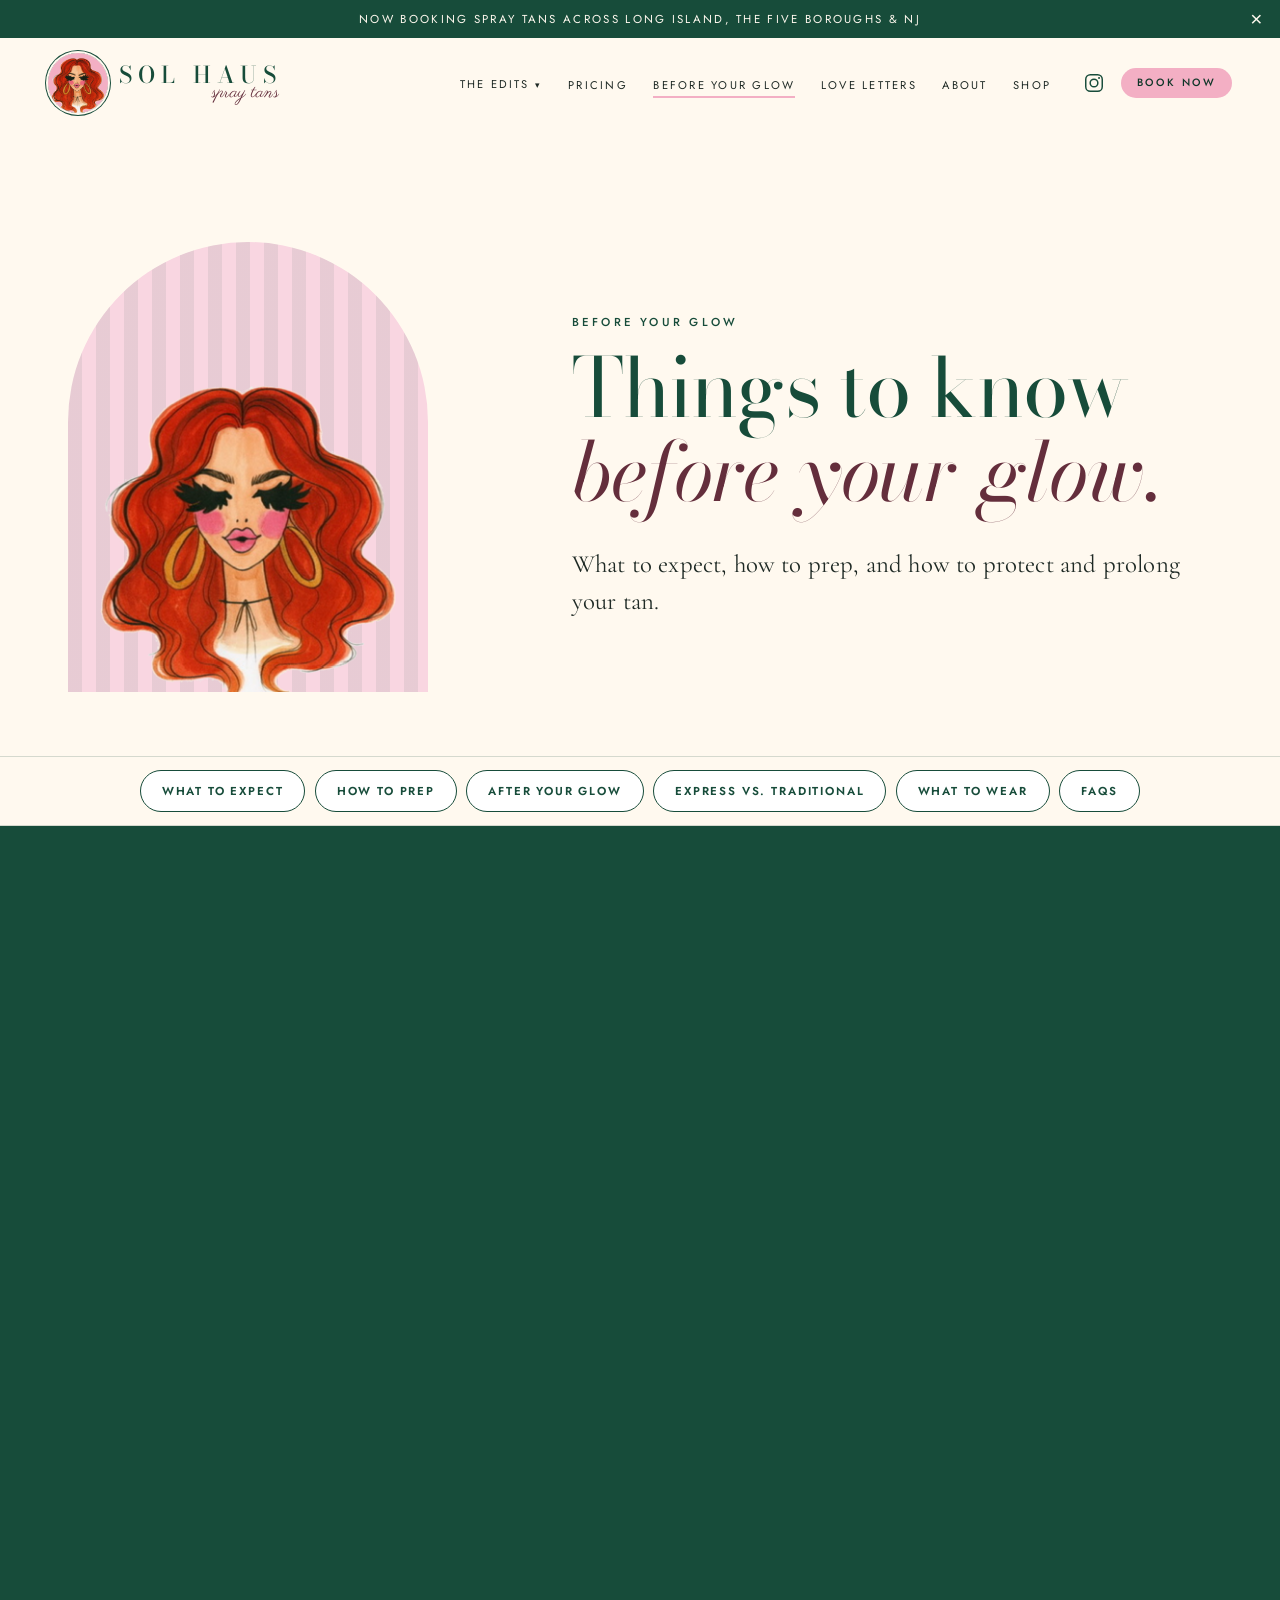
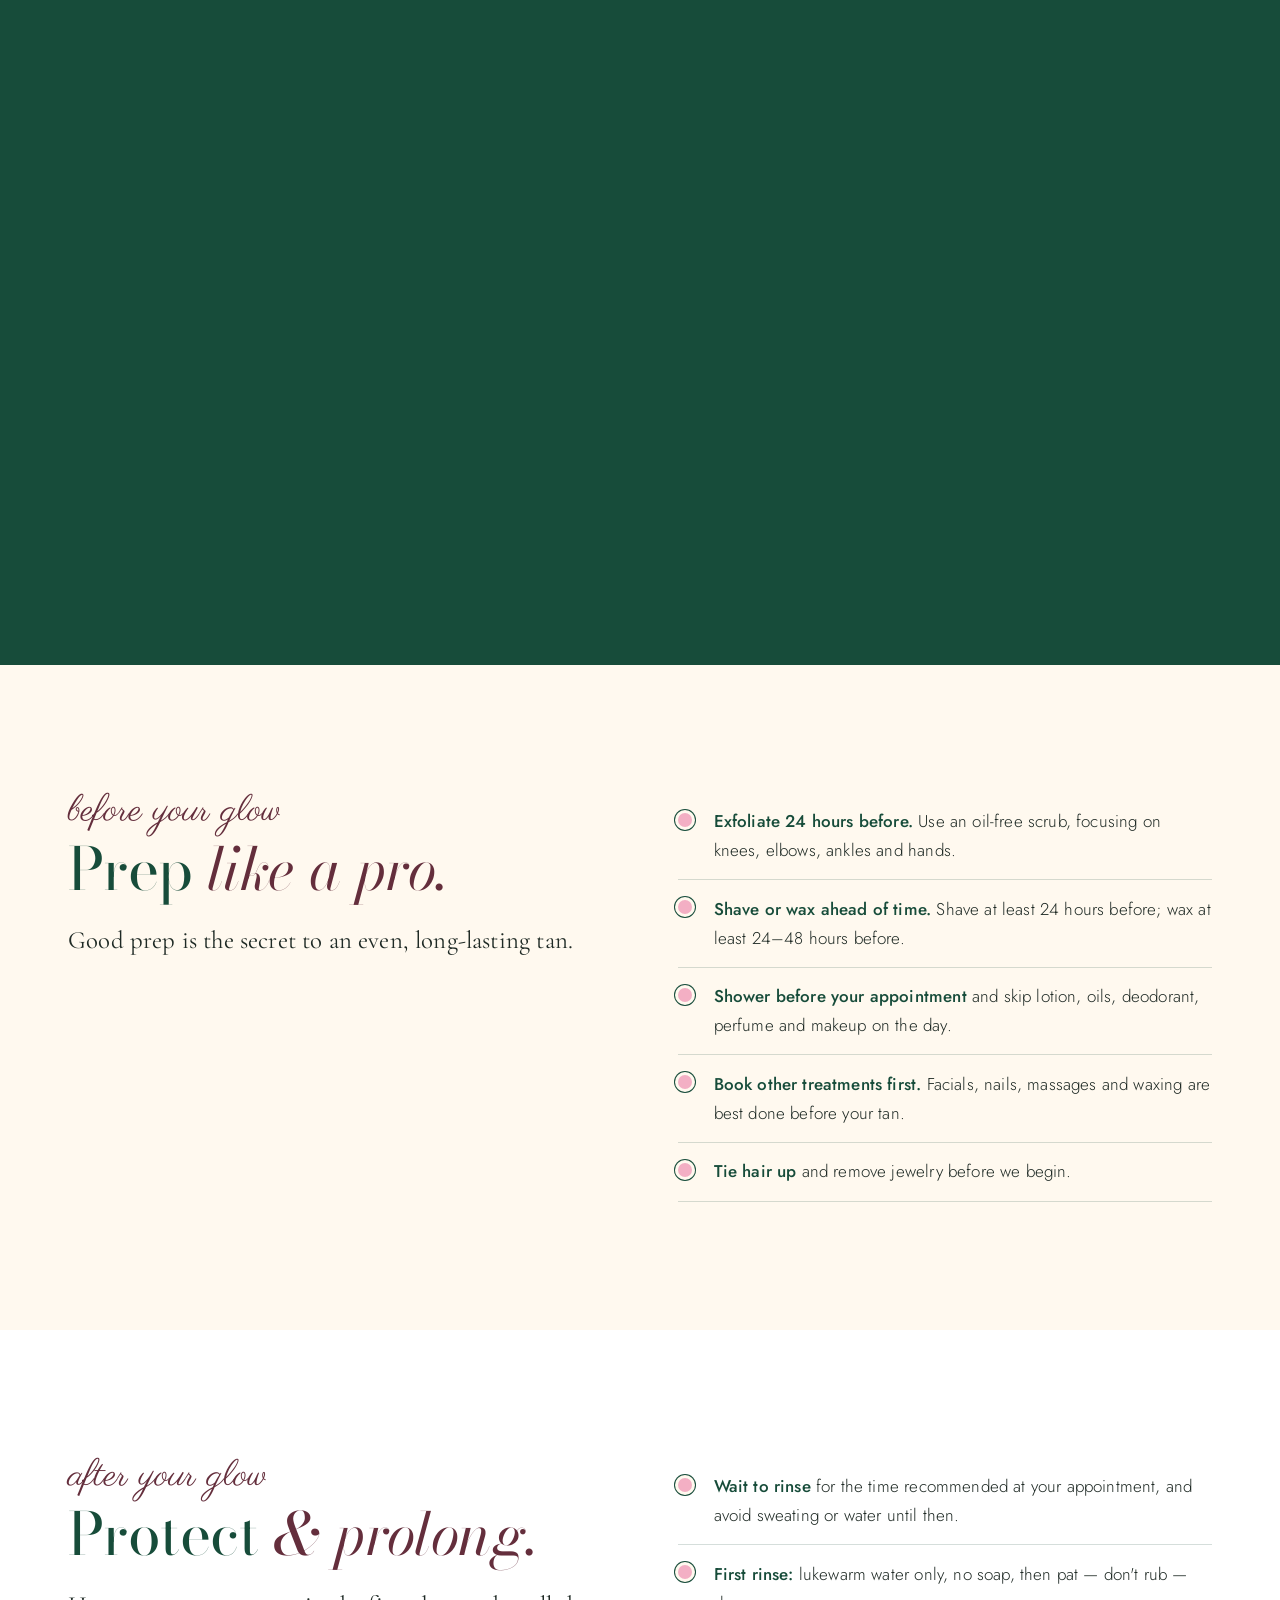
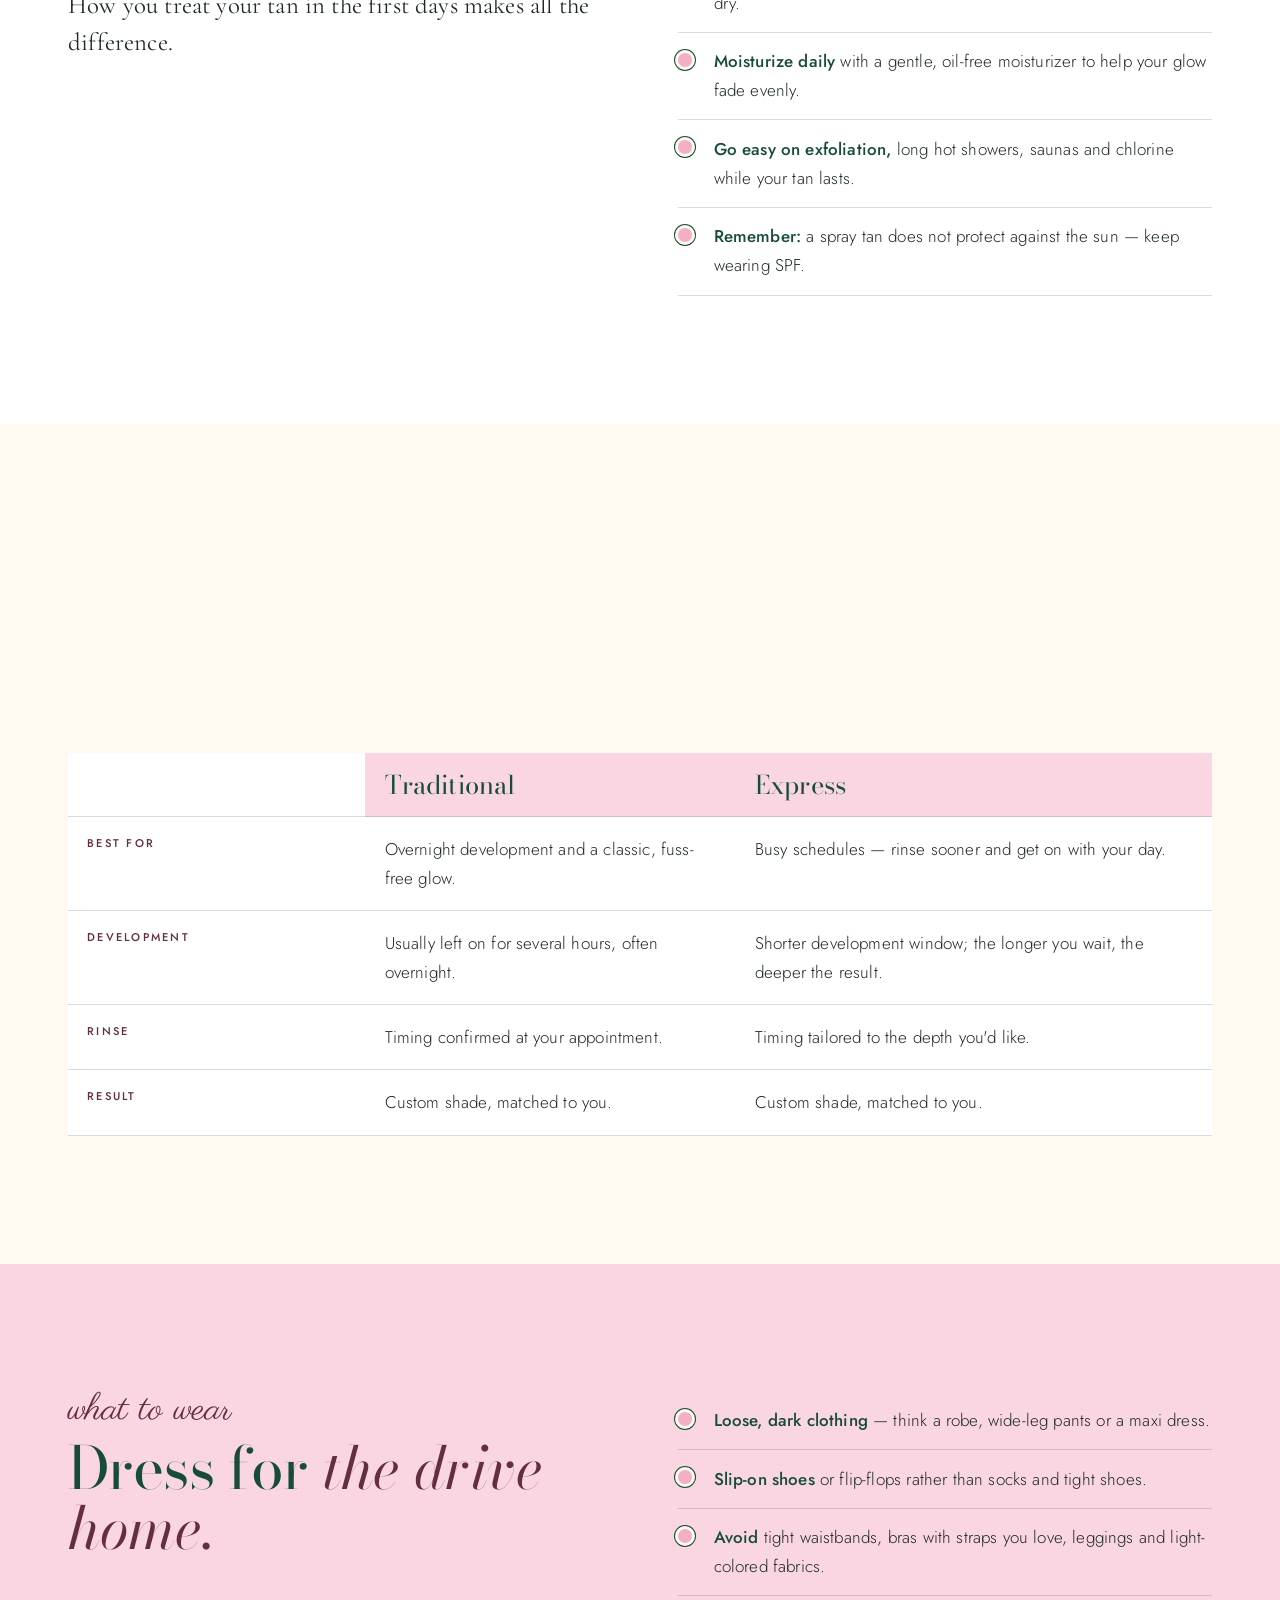
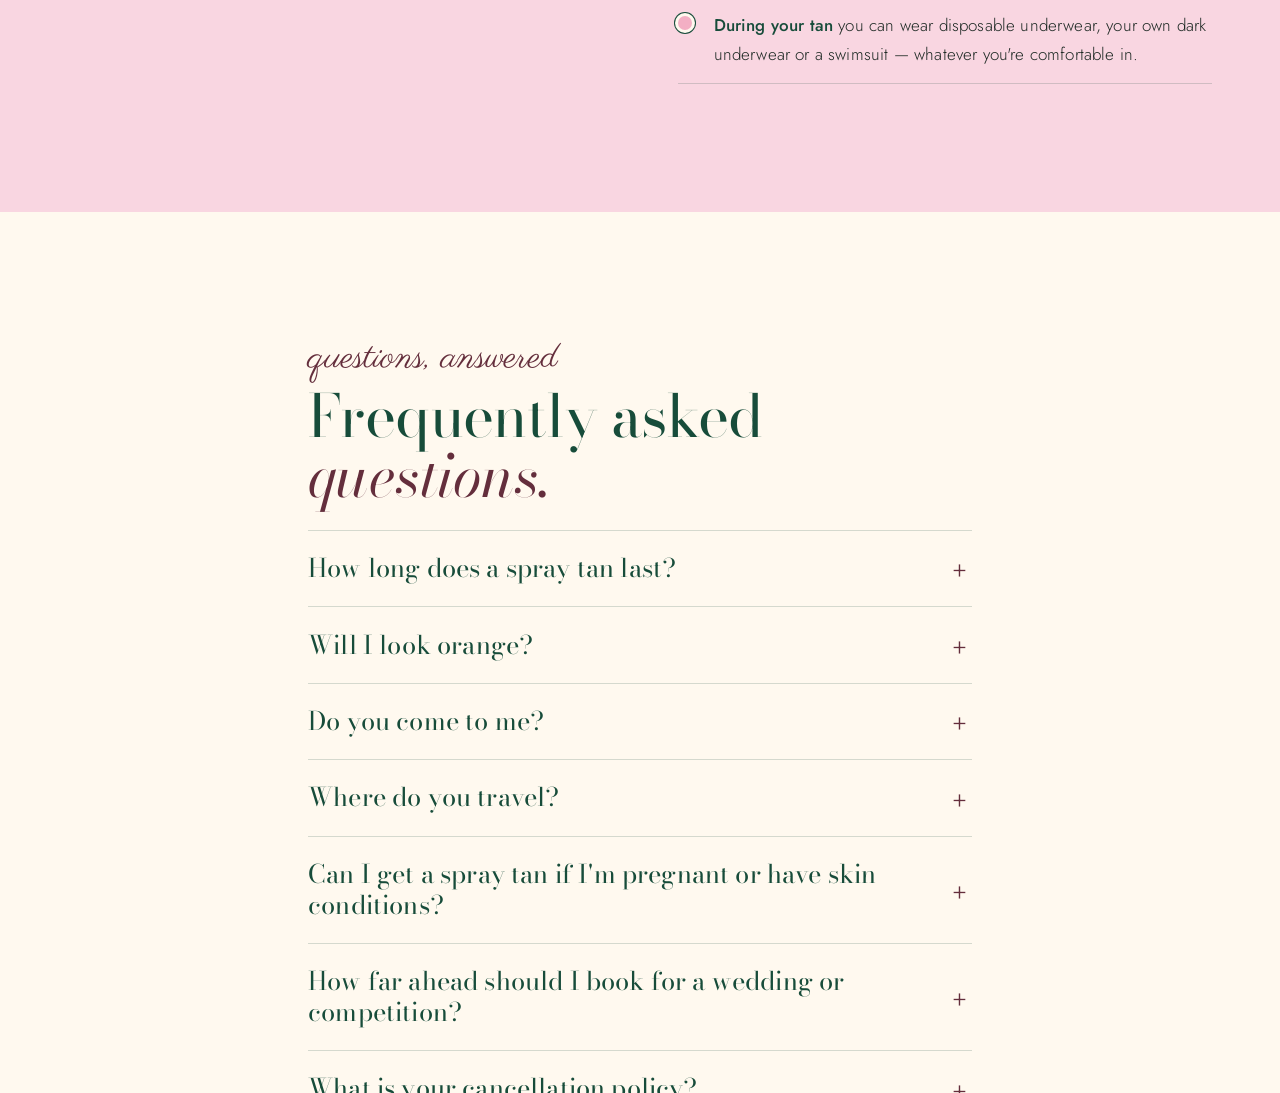
<file: glow-guide.html>
<!DOCTYPE html><html lang="en"><head><meta charset="utf-8"><meta http-equiv="refresh" content="0; url=before-your-glow.html"><link rel="canonical" href="https://solhaustans.com/before-your-glow.html"><meta name="robots" content="noindex"><title>Moved</title></head><body><p>This page has moved: <a href="before-your-glow.html">before-your-glow.html</a></p></body></html>
</file>
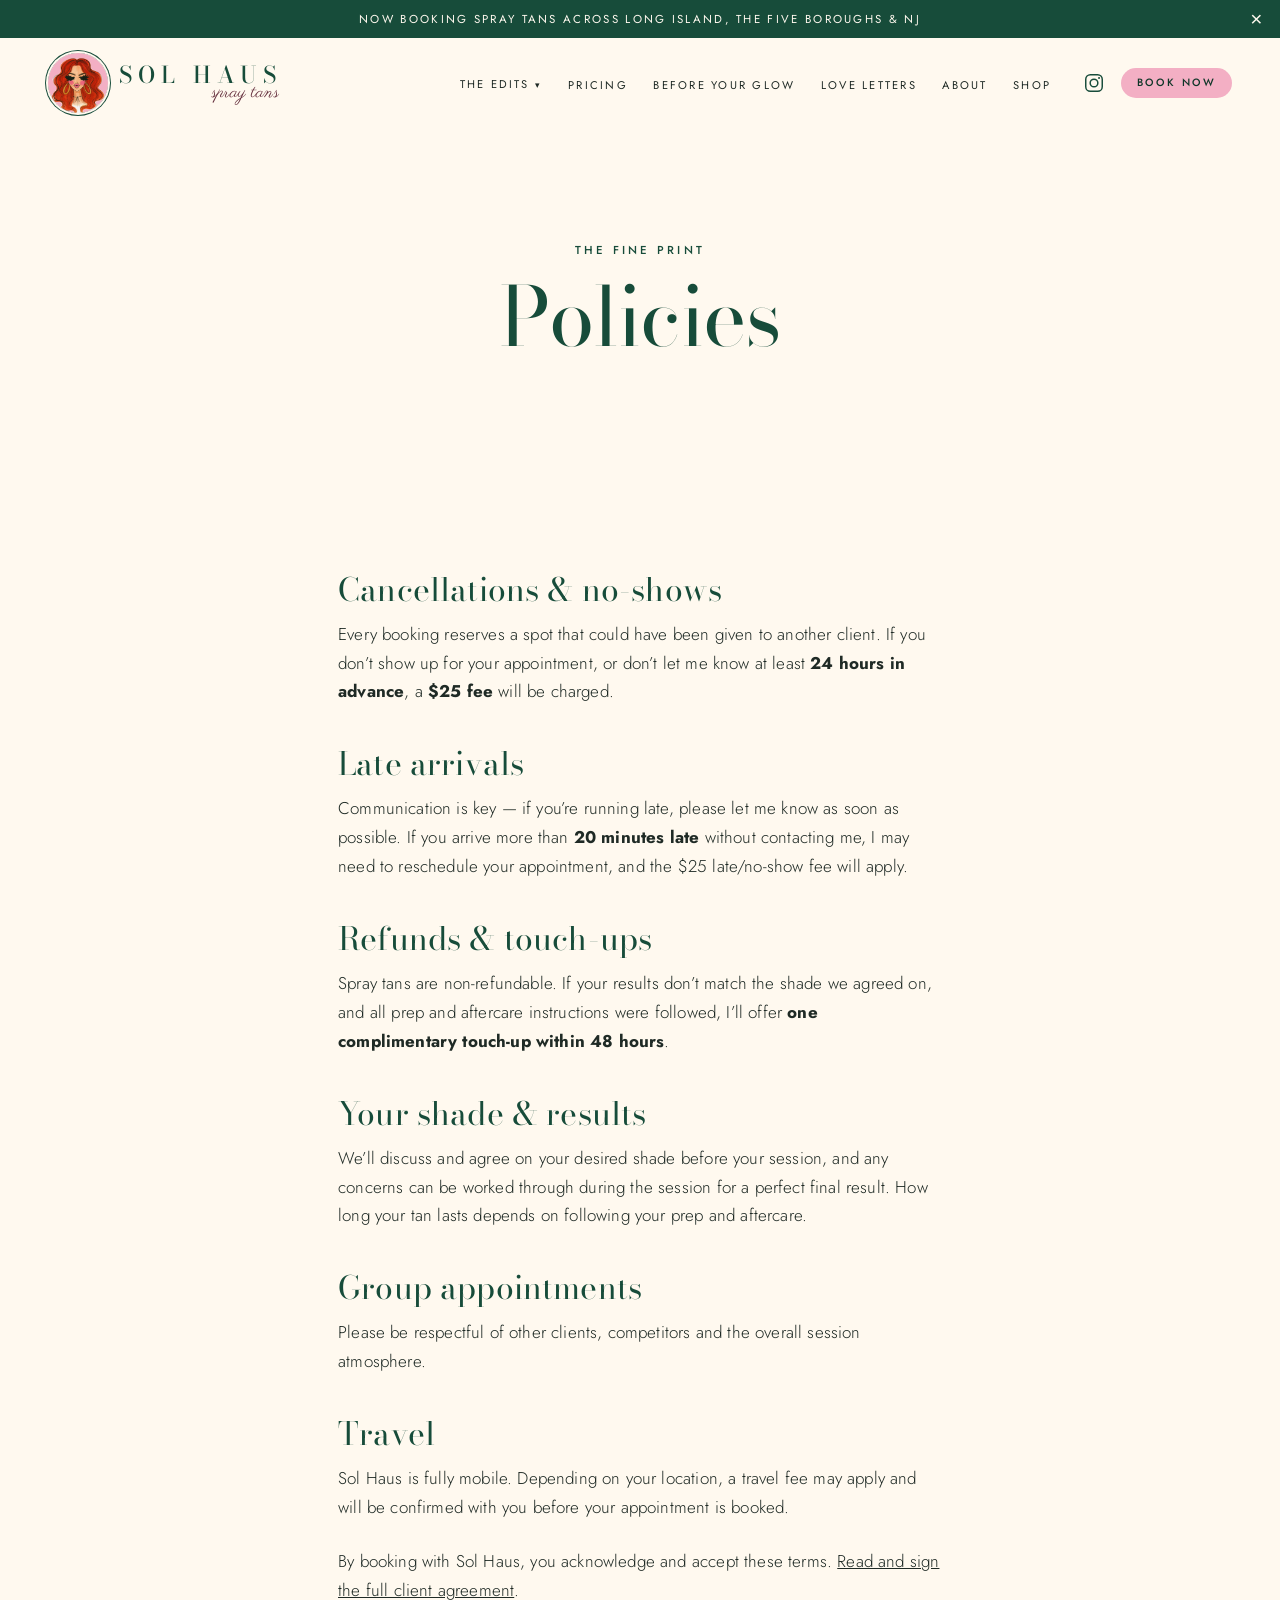
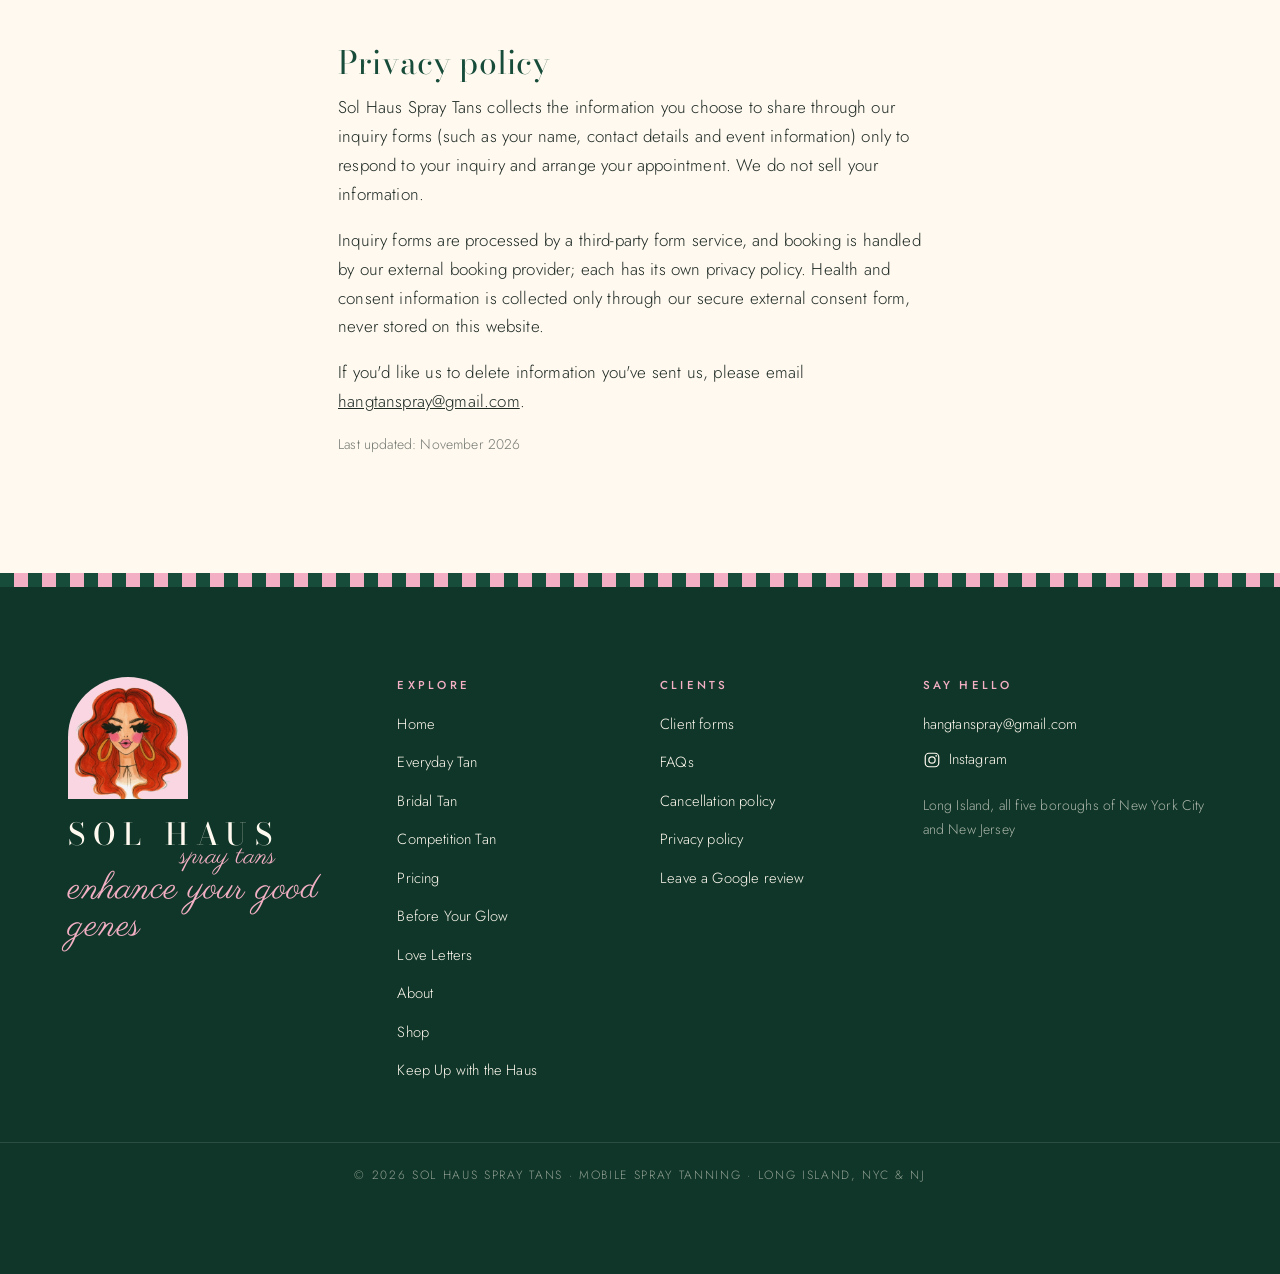
<file: policies.html>
<!DOCTYPE html>
<html lang="en">
<head>
<meta charset="utf-8">
<meta name="viewport" content="width=device-width, initial-scale=1">
<title>Policies | Sol Haus Spray Tans</title>
<meta name="description" content="Sol Haus Spray Tans booking, cancellation and privacy policies.">
<link rel="canonical" href="https://solhaustans.com/policies.html">
<meta name="theme-color" content="#174C3A">
<meta property="og:type" content="website">
<meta property="og:site_name" content="Sol Haus Spray Tans">
<meta property="og:title" content="Policies | Sol Haus Spray Tans">
<meta property="og:description" content="Sol Haus Spray Tans booking, cancellation and privacy policies.">
<meta property="og:url" content="https://solhaustans.com/policies.html">
<meta property="og:image" content="https://solhaustans.com/images/brand/og-image.jpg">
<meta name="twitter:card" content="summary_large_image">
<link rel="icon" href="images/brand/favicon.svg" type="image/svg+xml">
<link rel="preconnect" href="https://fonts.googleapis.com">
<link rel="preconnect" href="https://fonts.gstatic.com" crossorigin>
<link href="https://fonts.googleapis.com/css2?family=Bodoni+Moda:ital,opsz,wght@0,6..96,400;0,6..96,500;1,6..96,400&family=Cormorant+Garamond:ital,wght@0,400;0,500;1,400&family=Jost:wght@300;400;500&family=Parisienne&display=swap" rel="stylesheet">
<link rel="stylesheet" href="assets/css/styles.css">
<script src="assets/js/config.js" defer></script>
<script src="assets/js/main.js" defer></script>
</head>
<body>
<header id="site-header"></header>
<main id="main">

<section class="page-hero"><div class="wrap"><p class="eyebrow">The fine print</p><h1 class="h1">Policies</h1></div></section>
<section class="section--tight" style="padding-bottom:clamp(4rem,8vw,7rem)">
  <div class="wrap prose">
    <h2 id="cancellation">Cancellations &amp; no-shows</h2>
    <p>Every booking reserves a spot that could have been given to another client. If you don’t show up for your appointment, or don’t let me know at least <b>24 hours in advance</b>, a <b>$25 fee</b> will be charged.</p>
    <h2>Late arrivals</h2>
    <p>Communication is key — if you’re running late, please let me know as soon as possible. If you arrive more than <b>20 minutes late</b> without contacting me, I may need to reschedule your appointment, and the $25 late/no-show fee will apply.</p>
    <h2>Refunds &amp; touch-ups</h2>
    <p>Spray tans are non-refundable. If your results don’t match the shade we agreed on, and all prep and aftercare instructions were followed, I’ll offer <b>one complimentary touch-up within 48 hours</b>.</p>
    <h2>Your shade &amp; results</h2>
    <p>We’ll discuss and agree on your desired shade before your session, and any concerns can be worked through during the session for a perfect final result. How long your tan lasts depends on following your prep and aftercare.</p>
    <h2>Group appointments</h2>
    <p>Please be respectful of other clients, competitors and the overall session atmosphere.</p>
    <h2>Travel</h2>
    <p>Sol Haus is fully mobile. Depending on your location, a travel fee may apply and will be confirmed with you before your appointment is booked.</p>
    <p style="margin-top:1.6rem">By booking with Sol Haus, you acknowledge and accept these terms. <a data-link="consentForm">Read and sign the full client agreement</a>.</p>
    <h2 id="privacy">Privacy policy</h2>
    <p>Sol Haus Spray Tans collects the information you choose to share through our inquiry forms (such as your name, contact details and event information) only to respond to your inquiry and arrange your appointment. We do not sell your information.</p>
    <p>Inquiry forms are processed by a third-party form service, and booking is handled by our external booking provider; each has its own privacy policy. Health and consent information is collected only through our secure external consent form, never stored on this website.</p>
    <p>If you'd like us to delete information you've sent us, please email <a href="mailto:hangtanspray@gmail.com">hangtanspray@gmail.com</a>.</p>
    <p class="small muted">Last updated: November 2026</p>
  </div>
</section>

</main>
<footer id="site-footer"></footer>
</body>
</html>
</file>
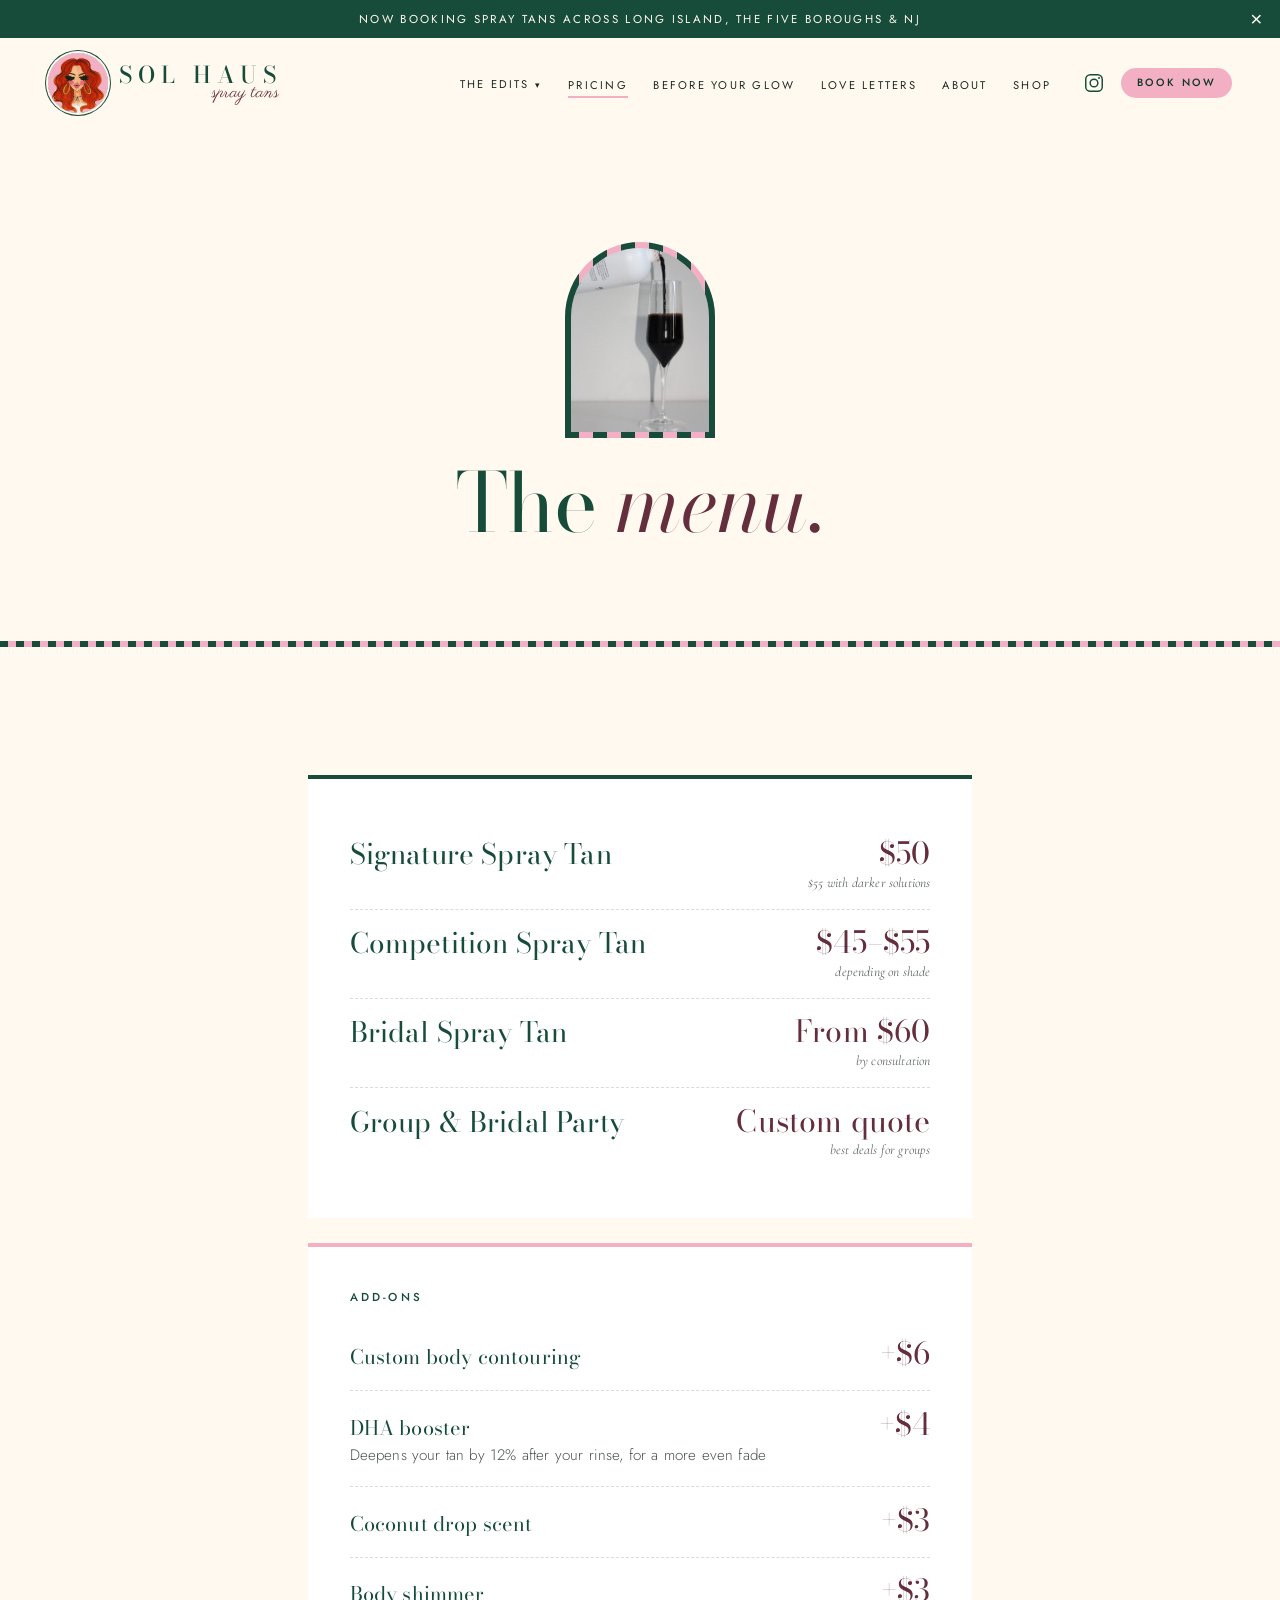
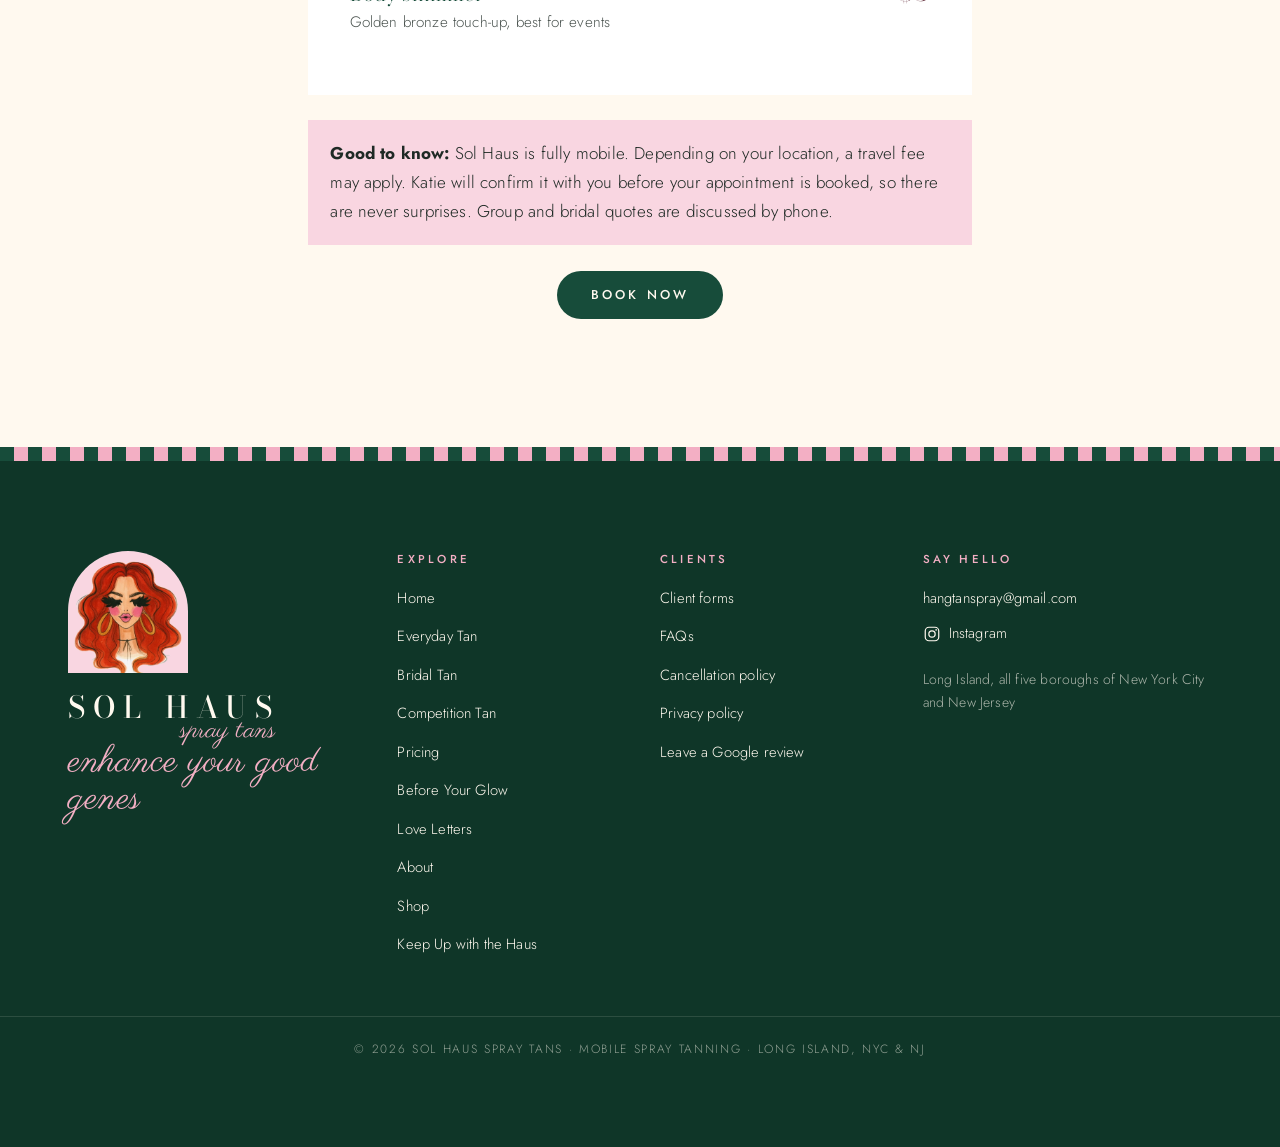
<file: pricing.html>
<!DOCTYPE html>
<html lang="en">
<head>
<meta charset="utf-8">
<meta name="viewport" content="width=device-width, initial-scale=1">
<title>Pricing | Sol Haus Spray Tans · Long Island, NYC & NJ</title>
<meta name="description" content="Sol Haus spray tan prices: signature tans from $50, competition tans $45–$55, solo bridal from $60, group quotes and add-ons. Mobile across Long Island and NYC.">
<link rel="canonical" href="https://solhaustans.com/pricing.html">
<meta name="theme-color" content="#174C3A">
<meta property="og:type" content="website">
<meta property="og:site_name" content="Sol Haus Spray Tans">
<meta property="og:title" content="Pricing | Sol Haus Spray Tans · Long Island, NYC & NJ">
<meta property="og:description" content="Sol Haus spray tan prices: signature tans from $50, competition tans $45–$55, solo bridal from $60, group quotes and add-ons. Mobile across Long Island and NYC.">
<meta property="og:url" content="https://solhaustans.com/pricing.html">
<meta property="og:image" content="https://solhaustans.com/images/brand/og-image.jpg">
<meta name="twitter:card" content="summary_large_image">
<link rel="icon" href="images/brand/favicon.svg" type="image/svg+xml">
<link rel="preconnect" href="https://fonts.googleapis.com">
<link rel="preconnect" href="https://fonts.gstatic.com" crossorigin>
<link href="https://fonts.googleapis.com/css2?family=Bodoni+Moda:ital,opsz,wght@0,6..96,400;0,6..96,500;1,6..96,400&family=Cormorant+Garamond:ital,wght@0,400;0,500;1,400&family=Jost:wght@300;400;500&family=Parisienne&display=swap" rel="stylesheet">
<link rel="stylesheet" href="assets/css/styles.css">
<script src="assets/js/config.js" defer></script>
<script src="assets/js/main.js" defer></script>
</head>
<body>
<header id="site-header"></header>
<main id="main">

<section class="page-hero">
  <div class="wrap">
    <figure class="menu-photo"><img src="images/brand/solution-pour.jpg" alt="Dark tanning solution being poured into a champagne glass"></figure>
    <h1 class="h1">The <em>menu.</em></h1>
  </div>
</section>
<div class="stripes stripes--thin" aria-hidden="true"></div>
<section class="section">
  <div class="wrap narrow">
    <div class="menu-card reveal">
      <div class="menu-row"><div><h2>Signature Spray Tan</h2></div><div class="menu-price">$50<small>$55 with darker solutions</small></div></div>
      <div class="menu-row"><div><h2>Competition Spray Tan</h2></div><div class="menu-price">$45–$55<small>depending on shade</small></div></div>
      <div class="menu-row"><div><h2>Bridal Spray Tan</h2></div><div class="menu-price">From $60<small>by consultation</small></div></div>
      <div class="menu-row"><div><h2>Group &amp; Bridal Party</h2></div><div class="menu-price">Custom quote<small>best deals for groups</small></div></div>
    </div>
    <div class="menu-card menu-card--addons reveal">
      <p class="eyebrow">Add-ons</p>
      <div class="menu-row"><div><h3>Custom body contouring</h3></div><div class="menu-price">+$6</div></div>
      <div class="menu-row"><div><h3>DHA booster</h3><p>Deepens your tan by 12% after your rinse, for a more even fade</p></div><div class="menu-price">+$4</div></div>
      <div class="menu-row"><div><h3>Coconut drop scent</h3></div><div class="menu-price">+$3</div></div>
      <div class="menu-row"><div><h3>Body shimmer</h3><p>Golden bronze touch-up, best for events</p></div><div class="menu-price">+$3</div></div>
    </div>
    <div class="menu-note reveal">
      <p><b>Good to know:</b> Sol Haus is fully mobile. Depending on your location, a travel fee may apply. Katie will confirm it with you before your appointment is booked, so there are never surprises. Group and bridal quotes are discussed by phone.</p>
    </div>
    <div class="btn-row" style="justify-content:center"><a class="btn btn--green btn--lg" data-link="booking" data-chooser>Book now</a></div>
  </div>
</section>

</main>
<footer id="site-footer"></footer>
</body>
</html>
</file>
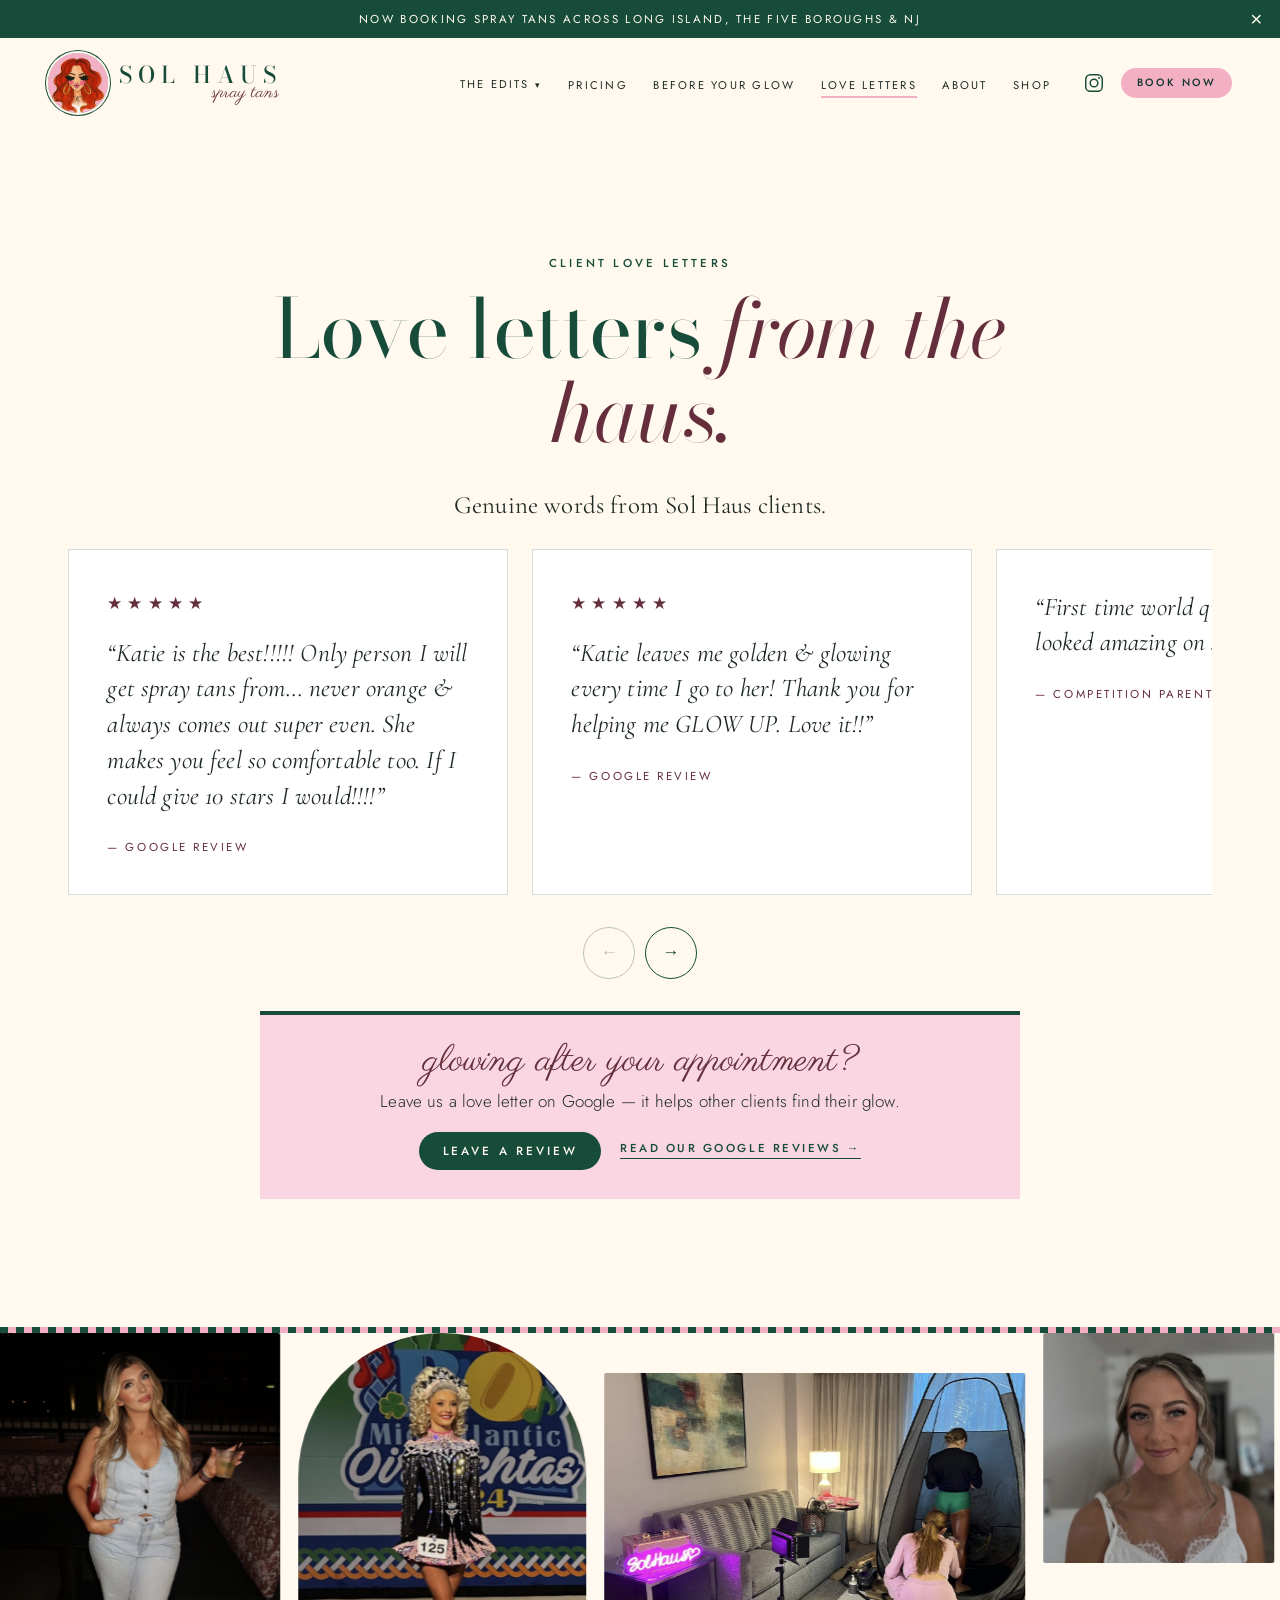
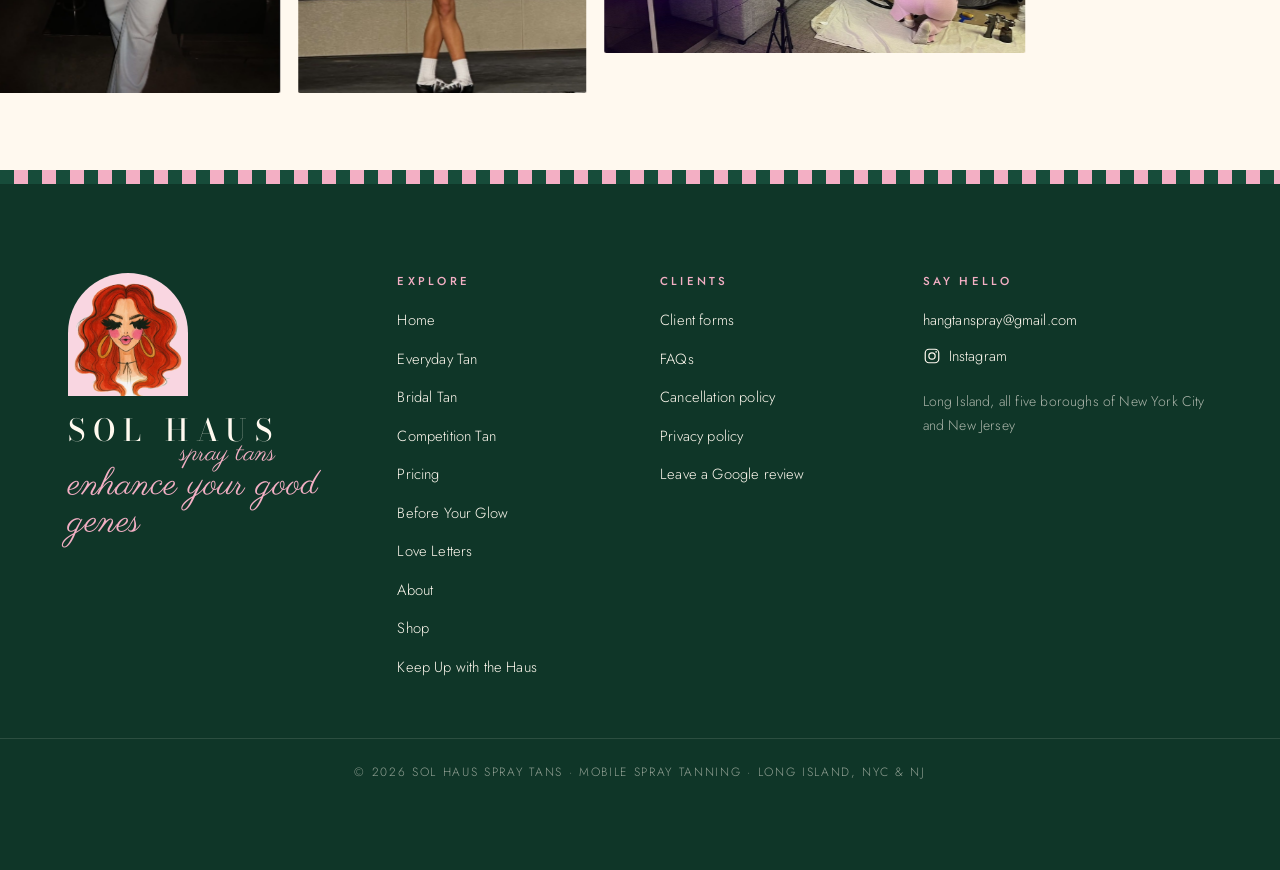
<file: reviews.html>
<!DOCTYPE html>
<html lang="en">
<head>
<meta charset="utf-8">
<meta name="viewport" content="width=device-width, initial-scale=1">
<title>Love Letters from the Haus | Sol Haus Spray Tans Reviews</title>
<meta name="description" content="Read genuine client reviews of Sol Haus Spray Tans, or leave your own Google review.">
<link rel="canonical" href="https://solhaustans.com/reviews.html">
<meta name="theme-color" content="#174C3A">
<meta property="og:type" content="website">
<meta property="og:site_name" content="Sol Haus Spray Tans">
<meta property="og:title" content="Love Letters from the Haus | Sol Haus Spray Tans Reviews">
<meta property="og:description" content="Read genuine client reviews of Sol Haus Spray Tans, or leave your own Google review.">
<meta property="og:url" content="https://solhaustans.com/reviews.html">
<meta property="og:image" content="https://solhaustans.com/images/brand/og-image.jpg">
<meta name="twitter:card" content="summary_large_image">
<link rel="icon" href="images/brand/favicon.svg" type="image/svg+xml">
<link rel="preconnect" href="https://fonts.googleapis.com">
<link rel="preconnect" href="https://fonts.gstatic.com" crossorigin>
<link href="https://fonts.googleapis.com/css2?family=Bodoni+Moda:ital,opsz,wght@0,6..96,400;0,6..96,500;1,6..96,400&family=Cormorant+Garamond:ital,wght@0,400;0,500;1,400&family=Jost:wght@300;400;500&family=Parisienne&display=swap" rel="stylesheet">
<link rel="stylesheet" href="assets/css/styles.css">
<script src="assets/js/config.js" defer></script>
<script src="assets/js/main.js" defer></script>
</head>
<body>
<header id="site-header"></header>
<main id="main">

<section class="section">
  <div class="wrap letters">
    <div>
      <p class="eyebrow">Client love letters</p>
      <h1 class="h1">Love letters <em>from the haus.</em></h1>
      <p class="lede">Genuine words from Sol Haus clients.</p>
      <div data-reviews></div>
      <div class="review-spot">
        <p class="script">glowing after your appointment?</p>
        <p>Leave us a love letter on Google — it helps other clients find their glow.</p>
        <div class="btn-row"><a class="btn btn--green" data-link="googleReviewLeave">Leave a review</a><a class="link-arrow" data-link="googleReviewsRead">Read our Google reviews</a></div>
      </div>
    </div>
  </div>
</section>
<div class="stripes stripes--thin" aria-hidden="true"></div>
<section class="band is-short" aria-label="Client photography">
  <div class="marquee" data-gallery="montage" data-variant="marquee" data-direction="left" data-speed="30"></div>
</section>
<div style="height:clamp(3rem,6vw,5rem)"></div>

</main>
<footer id="site-footer"></footer>
</body>
</html>
</file>
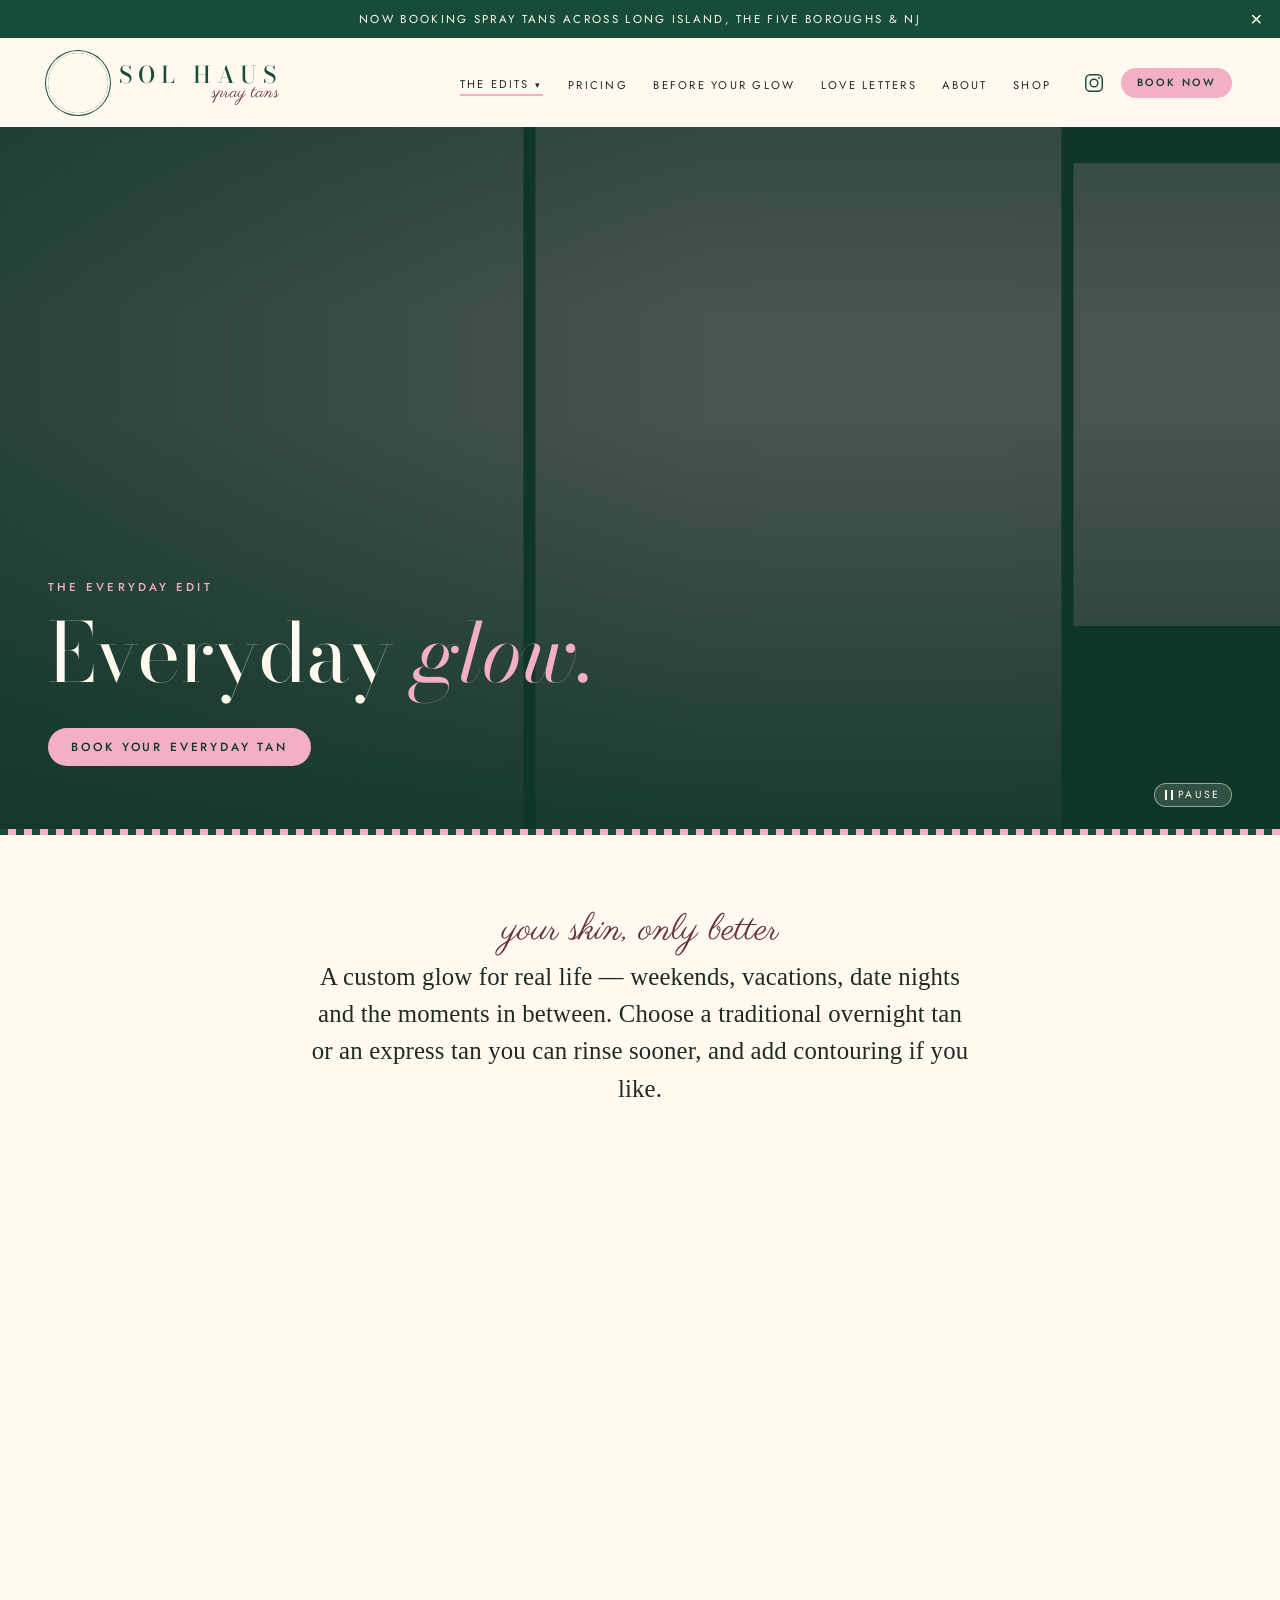
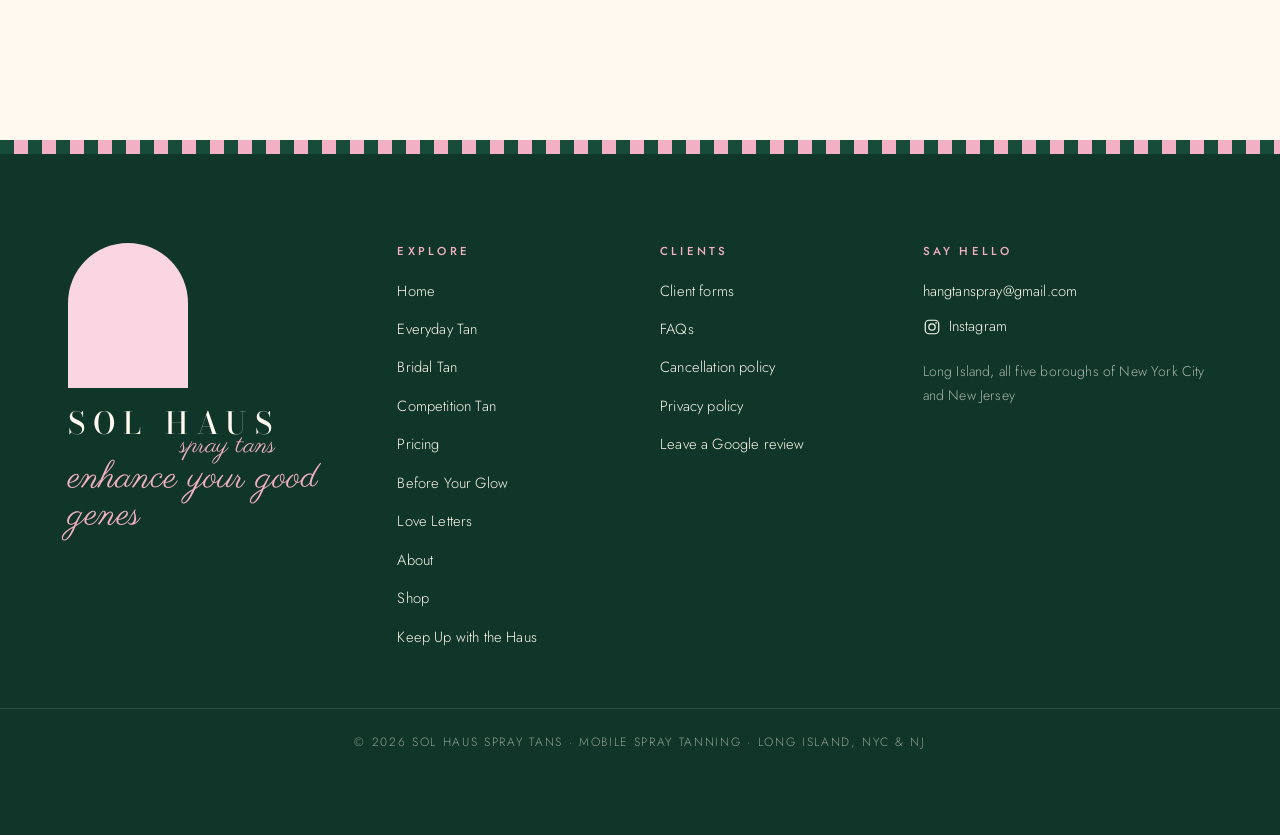
<file: services.html>
<!DOCTYPE html><html lang="en"><head><meta charset="utf-8"><meta http-equiv="refresh" content="0; url=everyday.html"><link rel="canonical" href="https://solhaustans.com/everyday.html"><meta name="robots" content="noindex"><title>Moved</title></head><body><p>This page has moved: <a href="everyday.html">everyday.html</a></p></body></html>
</file>
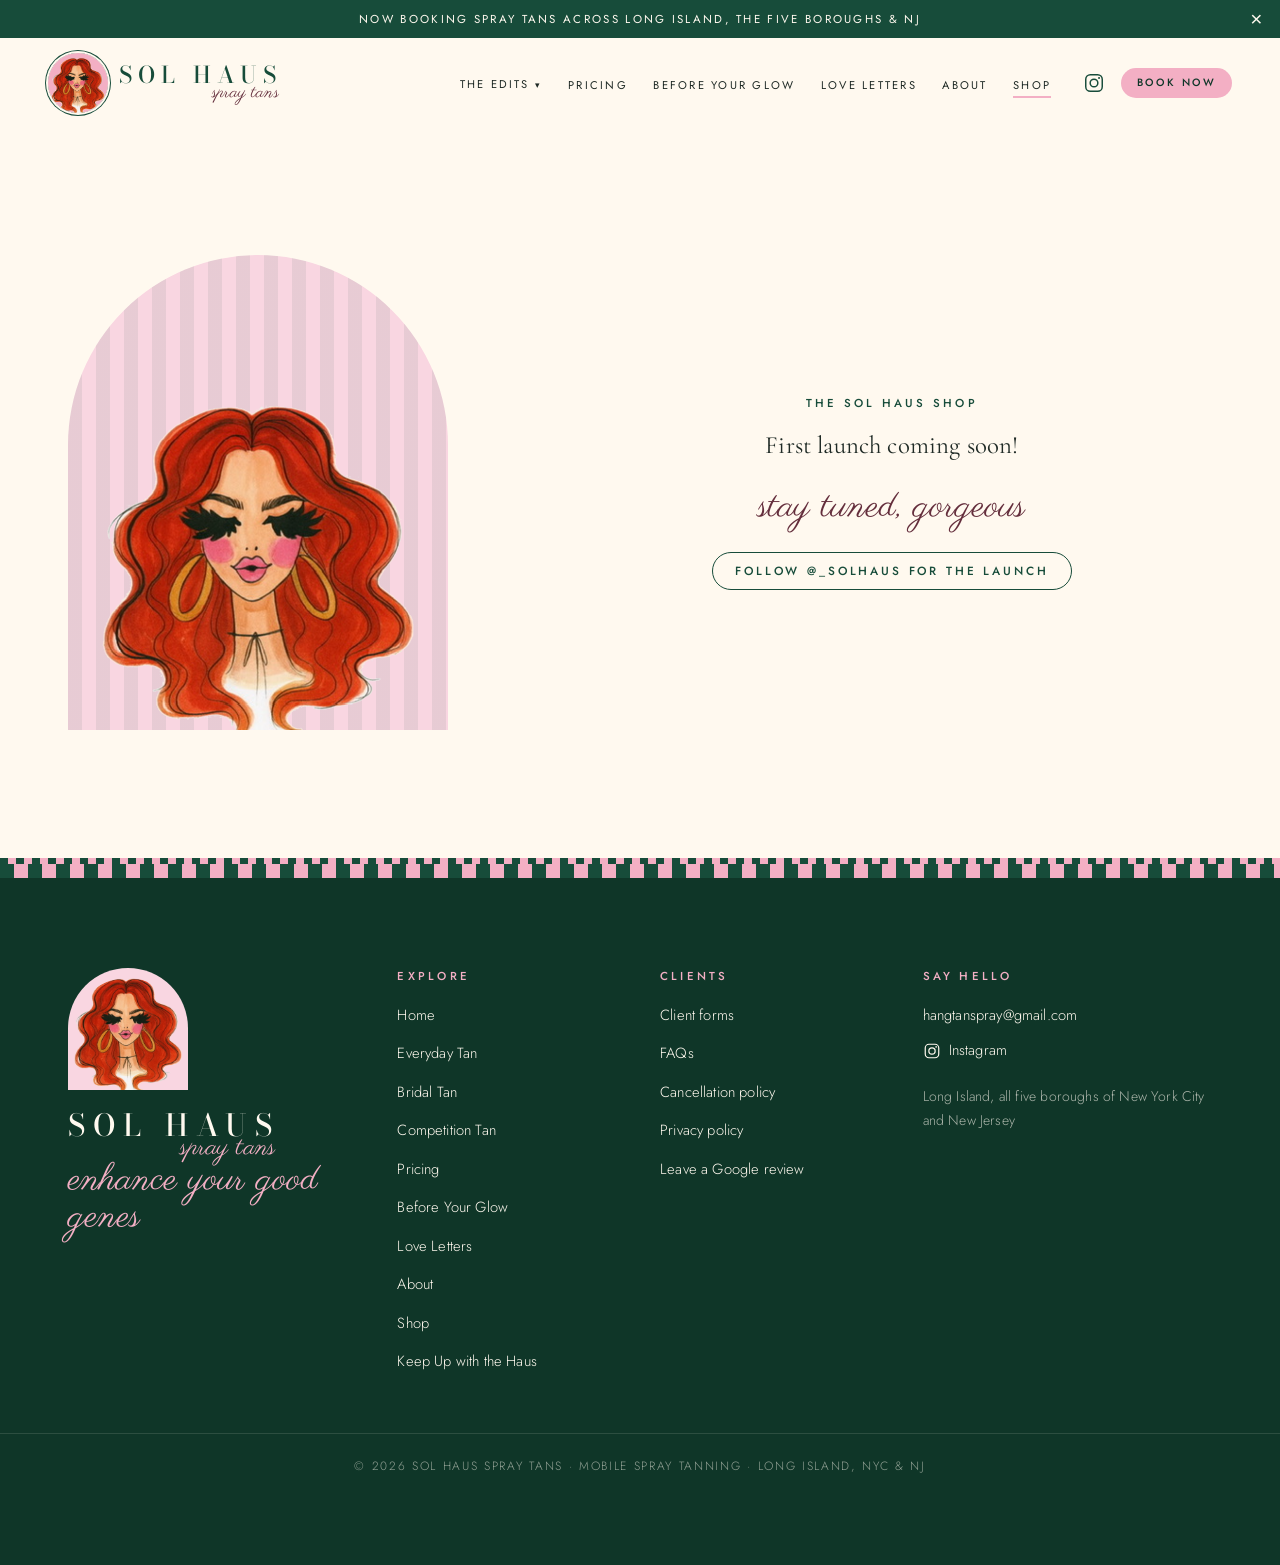
<file: shop.html>
<!DOCTYPE html>
<html lang="en">
<head>
<meta charset="utf-8">
<meta name="viewport" content="width=device-width, initial-scale=1">
<title>Shop | Sol Haus Spray Tans</title>
<meta name="description" content="Custom Sol Haus items are on the way. Our first shop launch is coming soon.">
<link rel="canonical" href="https://solhaustans.com/shop.html">
<meta name="theme-color" content="#174C3A">
<meta property="og:type" content="website">
<meta property="og:site_name" content="Sol Haus Spray Tans">
<meta property="og:title" content="Shop | Sol Haus Spray Tans">
<meta property="og:description" content="Custom Sol Haus items are on the way. Our first shop launch is coming soon.">
<meta property="og:url" content="https://solhaustans.com/shop.html">
<meta property="og:image" content="https://solhaustans.com/images/brand/og-image.jpg">
<meta name="twitter:card" content="summary_large_image">
<link rel="icon" href="images/brand/favicon.svg" type="image/svg+xml">
<link rel="preconnect" href="https://fonts.googleapis.com">
<link rel="preconnect" href="https://fonts.gstatic.com" crossorigin>
<link href="https://fonts.googleapis.com/css2?family=Bodoni+Moda:ital,opsz,wght@0,6..96,400;0,6..96,500;1,6..96,400&family=Cormorant+Garamond:ital,wght@0,400;0,500;1,400&family=Jost:wght@300;400;500&family=Parisienne&display=swap" rel="stylesheet">
<link rel="stylesheet" href="assets/css/styles.css">
<script src="assets/js/config.js" defer></script>
<script src="assets/js/main.js" defer></script>
</head>
<body>
<header id="site-header"></header>
<main id="main">

<section class="section shop-soon">
  <div class="wrap guide-preview">
    <div class="arch"><img src="images/brand/illustration.png" alt="The Sol Haus signature illustration"></div>
    <div>
      <h1 class="eyebrow" style="text-align:center">The Sol Haus shop</h1>
      <p class="lede" style="text-align:center">First launch coming soon!</p>
      <p class="script" style="text-align:center">stay tuned, gorgeous</p>
      <div class="btn-row" style="justify-content:center"><a class="btn btn--outline" data-link="instagram">Follow @_solhaus for the launch</a></div>
    </div>
  </div>
</section>
<div class="stripes stripes--thin" aria-hidden="true"></div>

</main>
<footer id="site-footer"></footer>
</body>
</html>
</file>
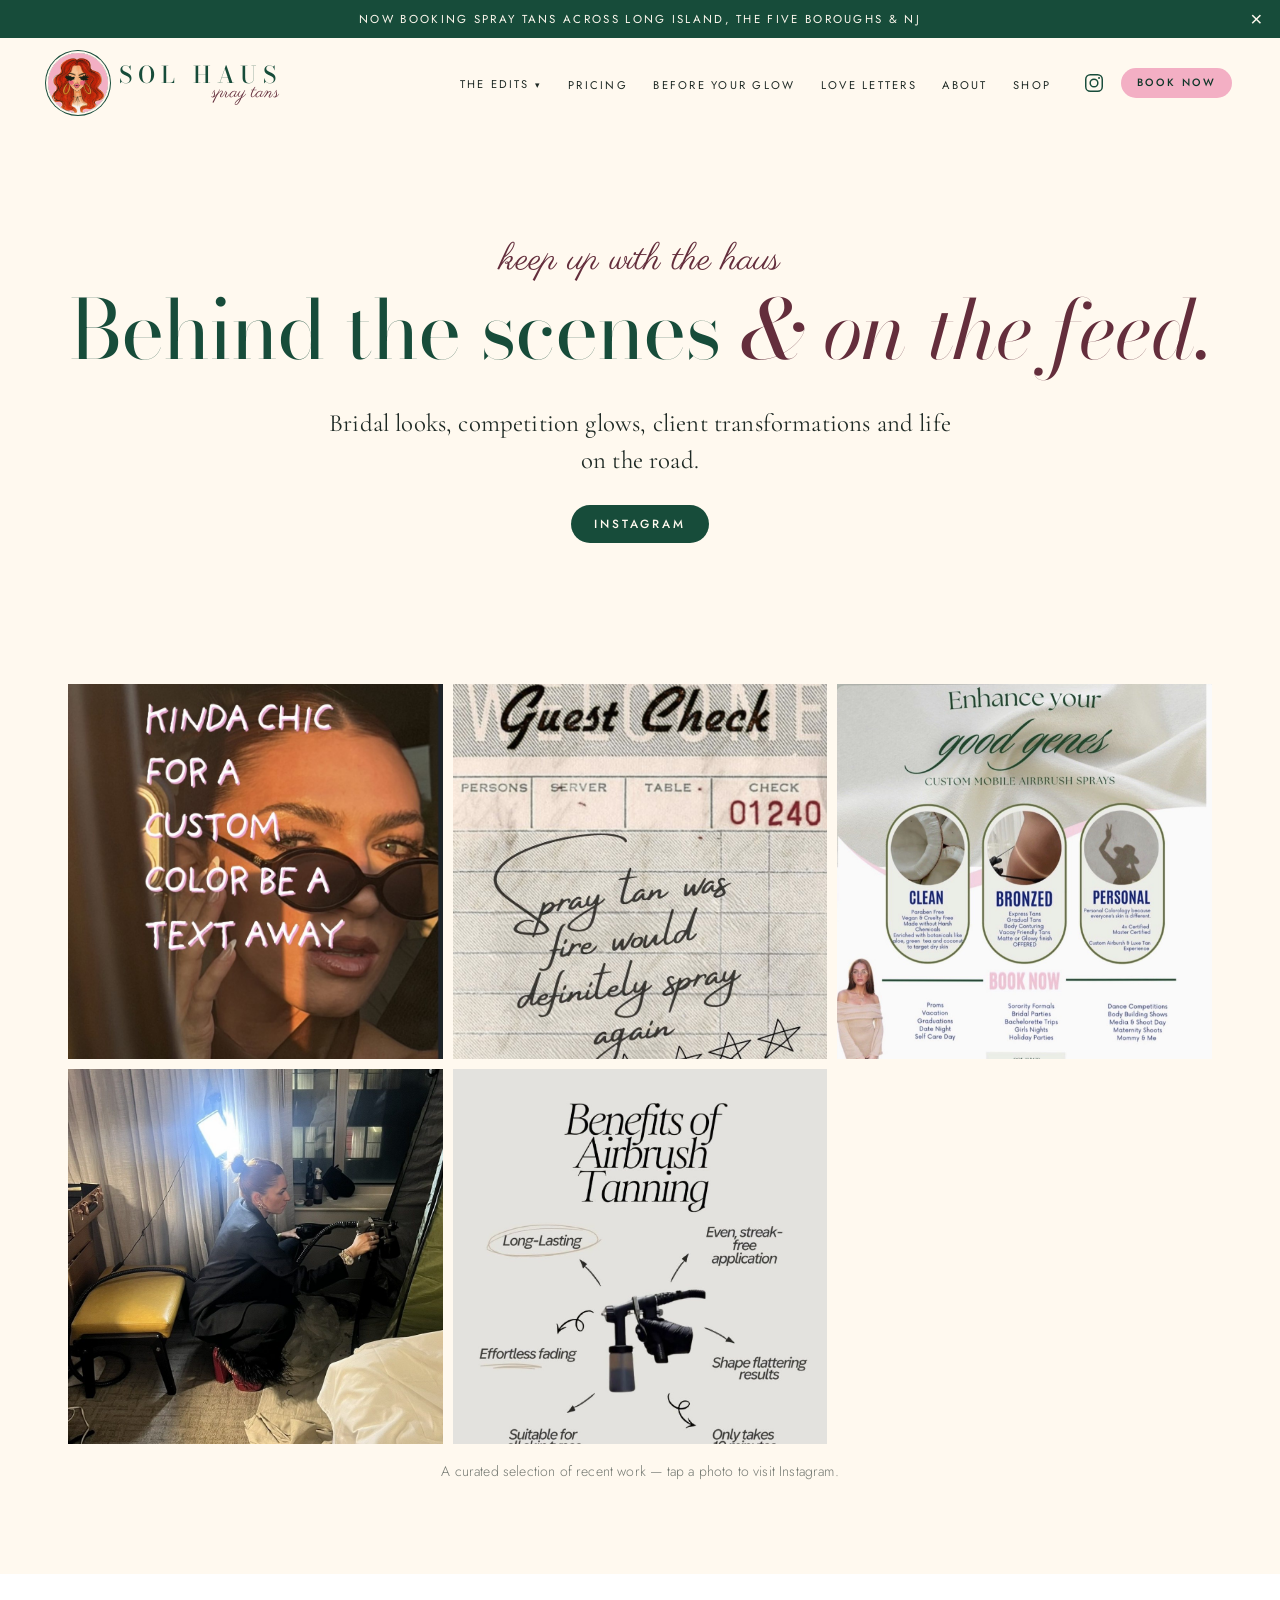
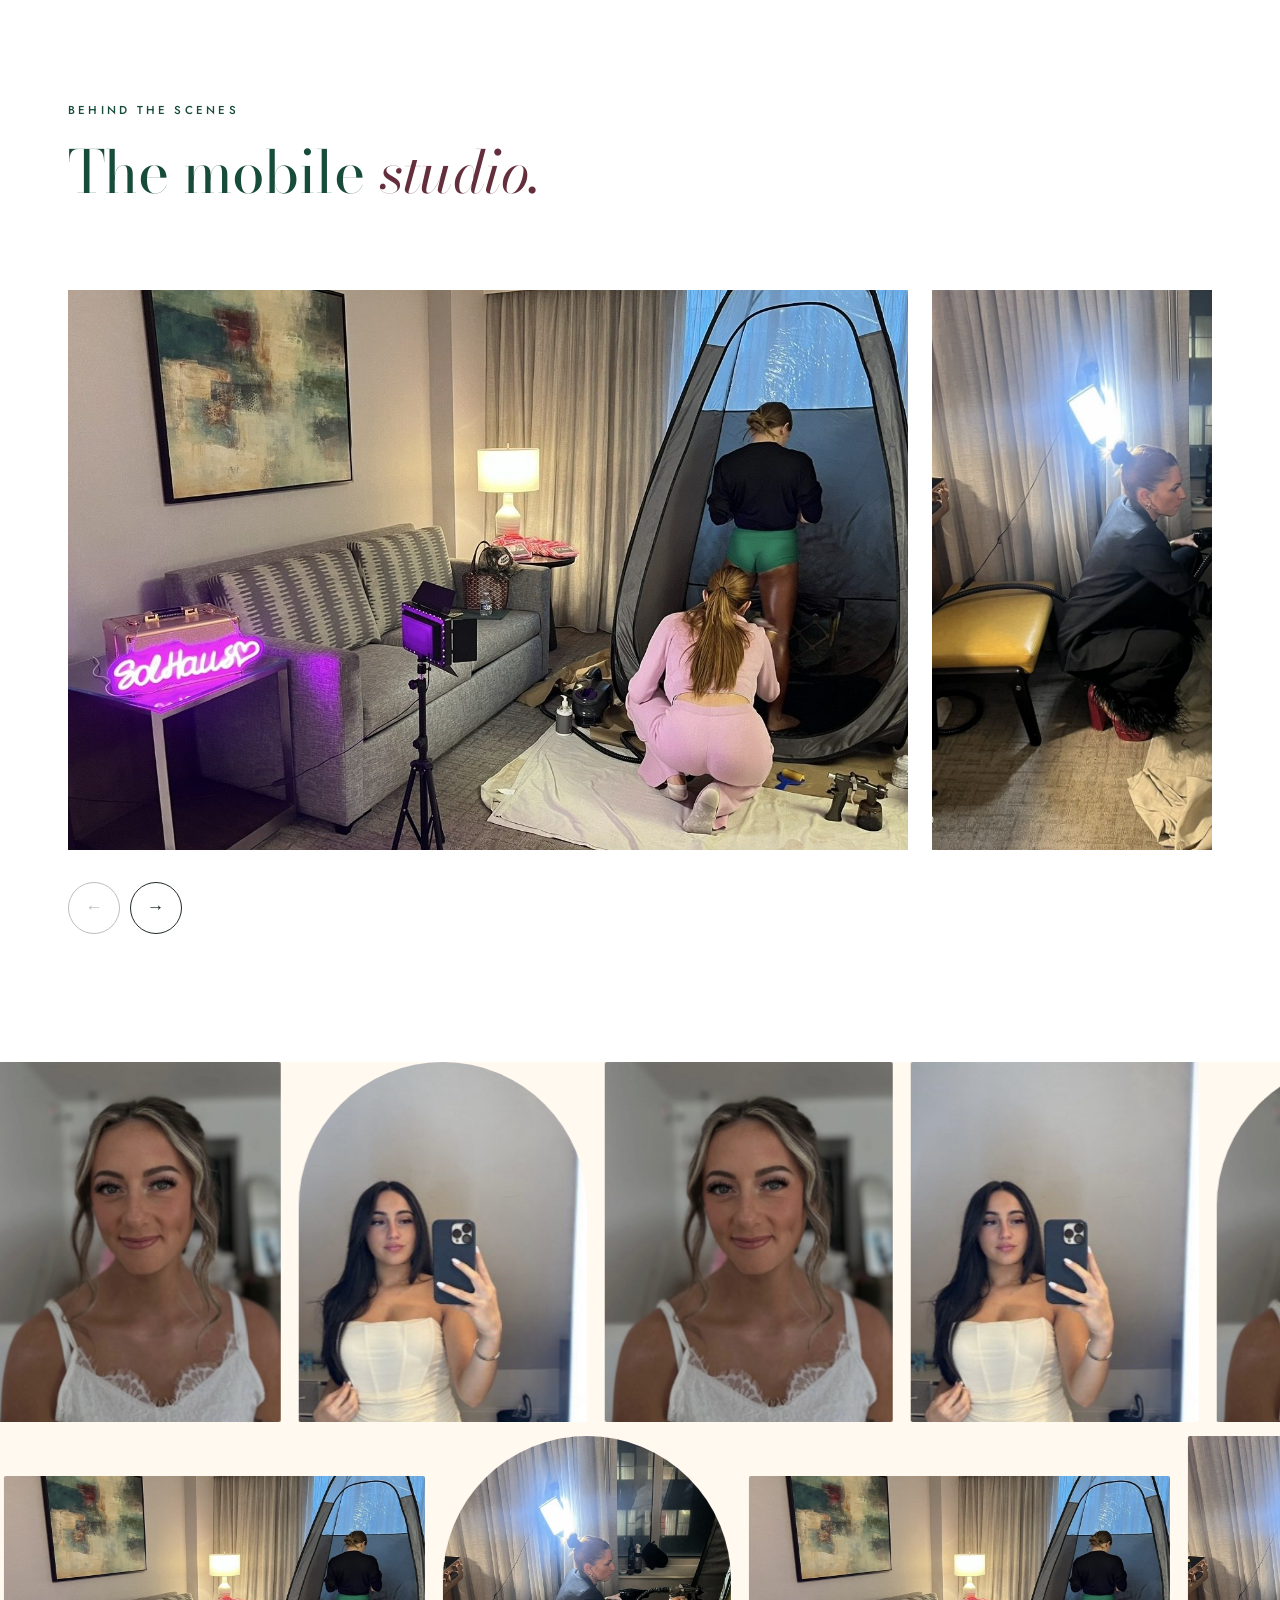
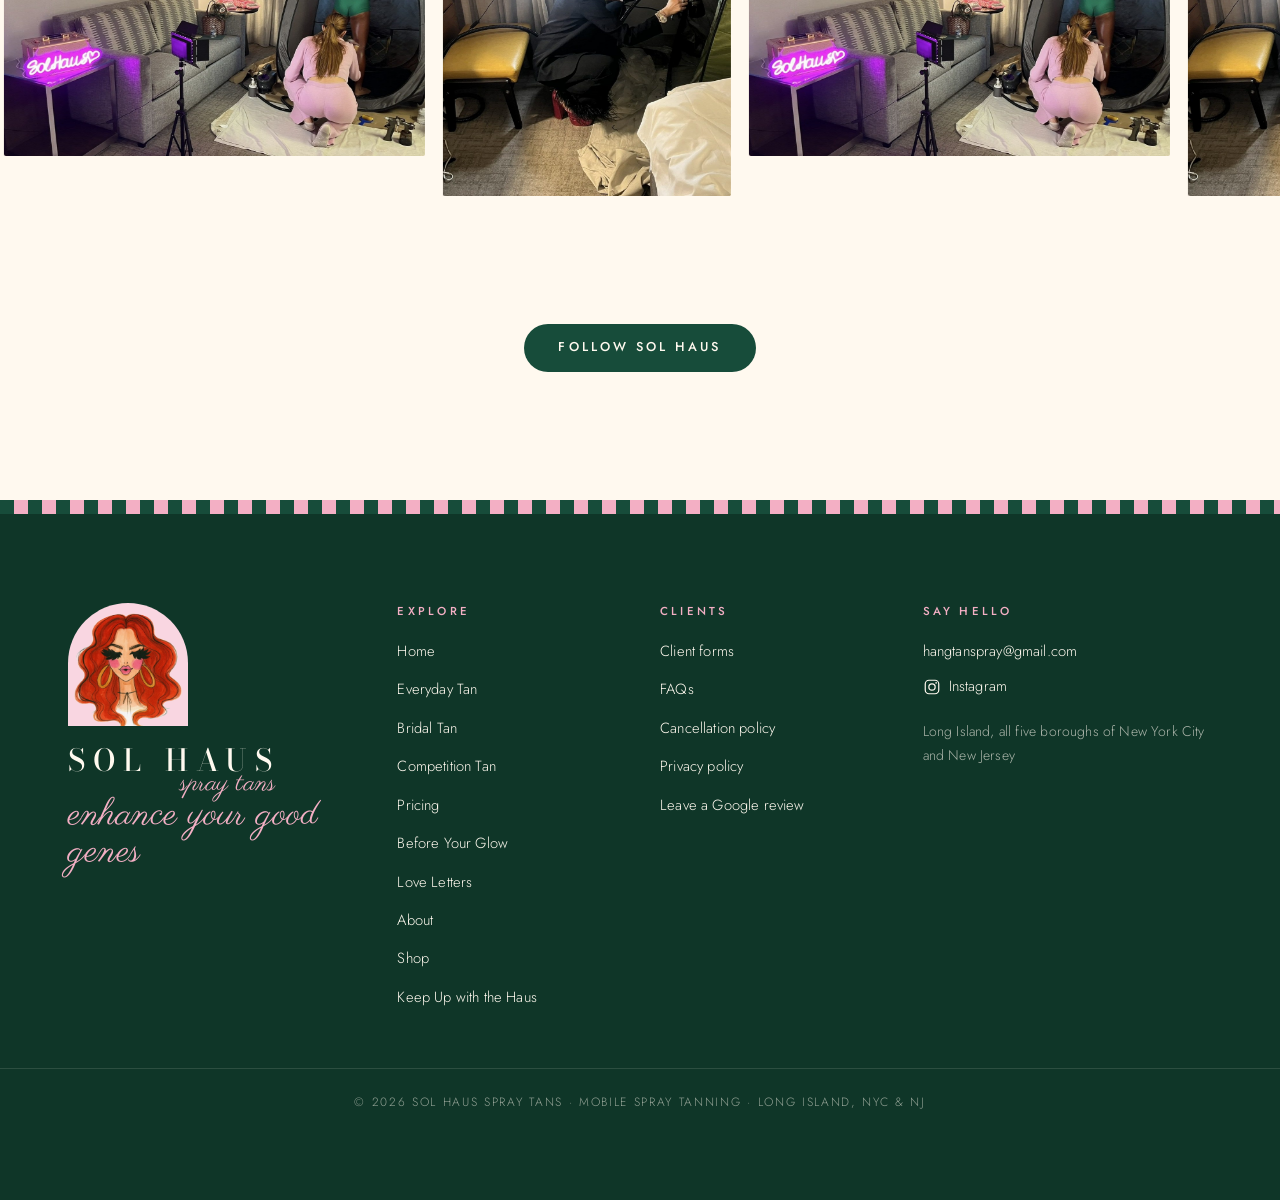
<file: social.html>
<!DOCTYPE html>
<html lang="en">
<head>
<meta charset="utf-8">
<meta name="viewport" content="width=device-width, initial-scale=1">
<title>Keep Up with the Haus | Sol Haus on Instagram</title>
<meta name="description" content="Behind-the-scenes, bridal looks, competition tans and client glows — follow Sol Haus Spray Tans on Instagram.">
<link rel="canonical" href="https://solhaustans.com/social.html">
<meta name="theme-color" content="#174C3A">
<meta property="og:type" content="website">
<meta property="og:site_name" content="Sol Haus Spray Tans">
<meta property="og:title" content="Keep Up with the Haus | Sol Haus on Instagram">
<meta property="og:description" content="Behind-the-scenes, bridal looks, competition tans and client glows — follow Sol Haus Spray Tans on Instagram.">
<meta property="og:url" content="https://solhaustans.com/social.html">
<meta property="og:image" content="https://solhaustans.com/images/brand/og-image.jpg">
<meta name="twitter:card" content="summary_large_image">
<link rel="icon" href="images/brand/favicon.svg" type="image/svg+xml">
<link rel="preconnect" href="https://fonts.googleapis.com">
<link rel="preconnect" href="https://fonts.gstatic.com" crossorigin>
<link href="https://fonts.googleapis.com/css2?family=Bodoni+Moda:ital,opsz,wght@0,6..96,400;0,6..96,500;1,6..96,400&family=Cormorant+Garamond:ital,wght@0,400;0,500;1,400&family=Jost:wght@300;400;500&family=Parisienne&display=swap" rel="stylesheet">
<link rel="stylesheet" href="assets/css/styles.css">
<script src="assets/js/config.js" defer></script>
<script src="assets/js/main.js" defer></script>
</head>
<body>
<header id="site-header"></header>
<main id="main">

<section class="page-hero">
  <div class="wrap">
    <p class="script">keep up with the haus</p>
    <h1 class="h1">Behind the scenes <em>&amp; on the feed.</em></h1>
    <p class="lede">Bridal looks, competition glows, client transformations and life on the road.</p>
    <div class="btn-row"><a class="btn btn--green" data-link="instagram">Instagram</a><a class="btn btn--outline" data-link="tiktok">TikTok</a></div>
  </div>
</section>
<section class="section--tight"><div class="wrap"><div class="feed" data-gallery="social" data-variant="feed"></div><p class="small muted center" style="margin-top:1rem">A curated selection of recent work — tap a photo to visit Instagram.</p></div></section>
<section class="section section--white">
  <div class="wrap">
    <div class="section-head reveal"><p class="eyebrow">Behind the scenes</p><h2 class="h2">The mobile <em>studio.</em></h2></div>
    <div data-gallery="behindTheScenes" data-variant="carousel"></div>
  </div>
</section>
<section class="band is-short" aria-label="Bridal looks">
  <div class="marquee" data-gallery="bridal" data-variant="marquee" data-direction="left" data-speed="30"></div>
</section>
<div style="height:14px"></div>
<section class="band is-short" aria-label="Behind the scenes">
  <div class="marquee" data-gallery="behindTheScenes" data-variant="marquee" data-direction="right" data-speed="30"></div>
</section>
<section class="section center"><div class="wrap"><a class="btn btn--green btn--lg" data-link="instagram">Follow Sol Haus</a></div></section>

</main>
<footer id="site-footer"></footer>
</body>
</html>
</file>
<file: assets/css/styles.css>
/* =========================================================
   SOL HAUS — styles
   Fonts (free, Google Fonts): Bodoni Moda (editorial serif, stands in for
   The Seasons / Safira March), Parisienne (script), Cormorant Garamond
   (soft serif text), Jost (clean small sans).
   ========================================================= */
:root {
  --green: #174C3A;
  --green-deep: #0f3628;
  --pink: #F3AFC4;
  --pink-soft: #f9d6e1;
  --cream: #FFF9EF;
  --white: #FFFFFF;
  --berry: #642E3C;
  --ink: #1f2a25;
  --line: rgba(23, 76, 58, .18);

  --f-display: "Bodoni Moda", "Didot", "Bodoni 72", Georgia, serif;
  --f-serif: "Cormorant Garamond", Georgia, serif;
  --f-script: "Parisienne", "Snell Roundhand", cursive;
  --f-sans: "Jost", "Helvetica Neue", Arial, sans-serif;

  --wrap: 1240px;
  --pad: clamp(1.25rem, 4vw, 3rem);
  --ease: cubic-bezier(.2, .7, .2, 1);
  --stripe: repeating-linear-gradient(90deg, var(--green) 0 14px, var(--pink) 14px 28px);
}

*, *::before, *::after { box-sizing: border-box; }
html { -webkit-text-size-adjust: 100%; scroll-padding-top: 90px; }
body {
  margin: 0; background: var(--cream); color: var(--ink);
  font: 300 1.0625rem/1.7 var(--f-sans); letter-spacing: .01em;
  -webkit-font-smoothing: antialiased; overflow-x: hidden;
}
body.menu-open { overflow: hidden; }
img { max-width: 100%; display: block; }
a { color: inherit; }
p { margin: 0 0 1em; }
:focus-visible { outline: 2px solid var(--berry); outline-offset: 3px; border-radius: 2px; }
.sr, .hp { position: absolute !important; width: 1px; height: 1px; overflow: hidden; clip: rect(0 0 0 0); white-space: nowrap; }
.skip { position: absolute; left: 1rem; top: -100px; background: var(--green); color: var(--cream); padding: .6rem 1rem; z-index: 100; }
.skip:focus { top: .5rem; }
.wrap { max-width: var(--wrap); margin: 0 auto; padding: 0 var(--pad); }
.narrow { max-width: 760px; }
.center { text-align: center; }
.muted { color: rgba(31, 42, 37, .62); }
.small { font-size: .875rem; }
section { position: relative; }

/* ---------- type ---------- */
.eyebrow { font: 500 .72rem/1.4 var(--f-sans); letter-spacing: .28em; text-transform: uppercase; color: var(--green); margin: 0 0 1rem; }
.script { font: 400 clamp(1.6rem, 3vw, 2.3rem)/1 var(--f-script); color: var(--berry); margin: 0 0 .25em; letter-spacing: 0; }
.script--pink { color: var(--pink); }
.display, .h1, .h2, .h3, .h4 { font-family: var(--f-display); font-weight: 400; line-height: 1.02; margin: 0 0 .4em; color: var(--green); letter-spacing: -.01em; }
.display { font-size: clamp(3.4rem, 11vw, 9.5rem); letter-spacing: .02em; line-height: .9; }
.h1 { font-size: clamp(2.6rem, 6.4vw, 5.4rem); }
.h2 { font-size: clamp(2.1rem, 4.6vw, 3.9rem); }
.h3 { font-size: clamp(1.7rem, 2.8vw, 2.5rem); }
.h4 { font-size: 1.4rem; }
.h1 em, .h2 em, .h3 em, .display em { font-style: italic; color: var(--berry); }
.lede { font: 400 clamp(1.25rem, 2vw, 1.55rem)/1.5 var(--f-serif); color: var(--ink); }
.lede em { color: var(--berry); }
.on-green { background: var(--green); color: var(--cream); }
.on-green .h1, .on-green .h2, .on-green .h3, .on-green .h4 { color: var(--cream); }
.on-green .h2 em, .on-green .h1 em { color: var(--pink); }
.on-green .eyebrow { color: var(--pink); }
.on-green .muted { color: rgba(255, 249, 239, .72); }
.on-green .lede { color: var(--cream); }

/* ---------- buttons ---------- */
.btn {
  display: inline-flex; align-items: center; justify-content: center; gap: .6em;
  font: 500 .74rem/1 var(--f-sans); letter-spacing: .24em; text-transform: uppercase; text-decoration: none;
  padding: 1.05em 1.9em; border: 1px solid transparent; border-radius: 999px; cursor: pointer;
  transition: background .35s var(--ease), color .35s var(--ease), transform .35s var(--ease), border-color .35s;
}
.btn:hover { transform: translateY(-2px); }
.btn--green { background: var(--green); color: var(--cream); }
.btn--green:hover { background: var(--berry); }
.btn--pink { background: var(--pink); color: var(--green-deep); }
.btn--pink:hover { background: var(--cream); }
.btn--cream { background: var(--cream); color: var(--green); }
.btn--cream:hover { background: var(--pink); }
.btn--outline { border-color: currentColor; color: var(--green); background: transparent; }
.btn--outline:hover { background: var(--green); color: var(--cream); border-color: var(--green); }
.btn--ghost-light { border-color: rgba(255, 249, 239, .7); color: var(--cream); background: rgba(15, 54, 40, .15); backdrop-filter: blur(4px); }
.btn--ghost-light:hover { background: var(--cream); color: var(--green); }
.btn--sm { padding: .85em 1.4em; font-size: .66rem; }
.btn--lg { padding: 1.3em 2.6em; font-size: .8rem; }
.btn[disabled] { opacity: .45; cursor: not-allowed; transform: none; }
.btn-row { display: flex; flex-wrap: wrap; gap: .8rem 1.2rem; align-items: center; margin-top: 1.6rem; }
.link-arrow { font: 500 .72rem/1 var(--f-sans); letter-spacing: .22em; text-transform: uppercase; text-decoration: none; border-bottom: 1px solid currentColor; padding-bottom: .35em; color: var(--green); }
.link-arrow::after { content: " →"; }
.is-pending { opacity: .7; cursor: not-allowed; }
.is-pending.btn { border: 1px dashed currentColor; }
.is-pending.btn::after { content: "soon"; font-size: .58rem; letter-spacing: .15em; opacity: .8; border-left: 1px solid currentColor; padding-left: .6em; }

/* ---------- stripes ---------- */
.stripes { background: var(--stripe); }
.stripes--band { height: 14px; }
.stripes--thin { height: 6px; background: repeating-linear-gradient(90deg, var(--green) 0 8px, var(--pink) 8px 16px); }
.frame { position: relative; }
.frame::before { content: ""; position: absolute; inset: 14px -14px -14px 14px; background: var(--stripe); z-index: -1; }

/* ---------- announcement + header ---------- */
.announce { background: var(--green); color: var(--cream); text-align: center; font: 400 .72rem/1.4 var(--f-sans); letter-spacing: .2em; text-transform: uppercase; padding: .7rem 3rem; position: relative; }
.announce p { margin: 0; }
.announce a { color: var(--pink); text-decoration: none; border-bottom: 1px solid; margin-left: .5em; }
.announce__x { position: absolute; right: .6rem; top: 50%; transform: translateY(-50%); background: none; border: 0; color: var(--cream); font-size: 1.3rem; cursor: pointer; padding: .2rem .5rem; }
.site-header { position: sticky; top: 0; z-index: 50; background: rgba(255, 249, 239, .9); backdrop-filter: blur(10px); transition: box-shadow .3s; }
.site-header.is-scrolled { box-shadow: 0 1px 0 var(--line); }
.site-header__inner { max-width: 1440px; margin: 0 auto; padding: .9rem var(--pad); display: flex; align-items: center; gap: 2rem; }
.wordmark { text-decoration: none; display: inline-flex; flex-direction: column; line-height: 1; color: var(--green); margin: 0; }
.wordmark span { font: 500 1.45rem/1 var(--f-display); letter-spacing: .26em; }
.wordmark em { font: 400 1.15rem/1 var(--f-script); color: var(--berry); margin: -.15em 0 0 auto; padding-right: .2em; }
.wordmark--lg span { font-size: 1.9rem; color: var(--cream); white-space: nowrap; }
.wordmark--lg em { font-size: 1.6rem; color: var(--pink); }
.brand { display: inline-flex; align-items: center; gap: .7rem; text-decoration: none; }
.brand__badge { width: 60px; height: 60px; border-radius: 50%; box-shadow: 0 0 0 2px var(--cream), 0 0 0 3px var(--green); flex: none; }
.nav { margin-left: auto; }
.nav .has-sub { position: relative; }
.sub-toggle { background: none; border: 0; cursor: pointer; color: inherit; font: 400 .7rem/1 var(--f-sans); letter-spacing: .2em; text-transform: uppercase; padding: .5em 0; display: inline-flex; gap: .5em; align-items: center; }
.sub-toggle span { font-size: .8em; transition: transform .3s; }
.sub-toggle[data-current] { background: linear-gradient(var(--pink), var(--pink)) 0 100% / 100% 2px no-repeat; }
.nav .sub { position: absolute; top: calc(100% + .6rem); left: -1.2rem; list-style: none; margin: 0; padding: .8rem 0; min-width: 210px; background: var(--cream); border: 1px solid var(--line); box-shadow: 0 14px 40px rgba(15, 54, 40, .12); display: block; opacity: 0; visibility: hidden; transform: translateY(6px); transition: .25s var(--ease); }
.nav .sub::before { content: ""; position: absolute; left: 0; right: 0; top: -.7rem; height: .7rem; }
.nav .sub a { display: block; padding: .7rem 1.2rem; background: none; }
.nav .sub a:hover, .nav .sub a[aria-current="page"] { color: var(--berry); background: var(--pink-soft); }
.has-sub:hover .sub, .has-sub:focus-within .sub, .sub-toggle[aria-expanded="true"] + .sub { opacity: 1; visibility: visible; transform: none; }
.has-sub:hover .sub-toggle span, .sub-toggle[aria-expanded="true"] span { transform: rotate(180deg); }
.mobile-menu__group { margin: .6rem 0 .8rem; padding: .8rem 0 .8rem 1rem; border-left: 2px solid var(--pink); }
.mobile-menu__group .eyebrow { margin: 0 0 .3rem; color: var(--pink); }
.mobile-menu__group li a { font-size: 1.55rem; }
.mobile-menu a[aria-current="page"] { color: var(--pink); }
.shop-soon .arch { max-width: 380px; }
.nav ul { list-style: none; display: flex; gap: clamp(1rem, 2vw, 2rem); margin: 0; padding: 0; }
.nav a { font: 400 .7rem/1 var(--f-sans); letter-spacing: .2em; text-transform: uppercase; text-decoration: none; padding: .5em 0; background: linear-gradient(var(--pink), var(--pink)) 0 100% / 0 2px no-repeat; transition: background-size .35s var(--ease); }
.nav a:hover, .nav a[aria-current="page"] { background-size: 100% 2px; }
.site-header__actions { display: flex; align-items: center; gap: 1rem; }
.icon-link { display: inline-flex; width: 22px; height: 22px; color: var(--green); }
.icon-link svg, .site-footer svg, .mobile-menu svg { width: 100%; height: 100%; }
.menu-toggle { display: none; background: none; border: 0; width: 34px; height: 34px; position: relative; cursor: pointer; }
.menu-toggle span:not(.sr) { position: absolute; left: 5px; right: 5px; height: 1.5px; background: var(--green); transition: transform .3s var(--ease); }
.menu-toggle span:nth-child(1) { top: 13px; } .menu-toggle span:nth-child(2) { top: 20px; }
.menu-toggle[aria-expanded="true"] span:nth-child(1) { transform: translateY(3.5px) rotate(45deg); }
.menu-toggle[aria-expanded="true"] span:nth-child(2) { transform: translateY(-3.5px) rotate(-45deg); }
.mobile-menu { position: fixed; inset: 0; top: 64px; z-index: 49; background: var(--green); color: var(--cream); padding: 2rem var(--pad) 6rem; overflow-y: auto; }
.mobile-menu ul { list-style: none; margin: 0; padding: 0; }
.mobile-menu li a { display: block; font: 400 2rem/1.25 var(--f-display); text-decoration: none; padding: .35rem 0; }
.mobile-menu .script { color: var(--pink); margin-top: 2rem; }
.mobile-menu__social { display: flex; gap: 1.5rem; margin-top: 1rem; }
.mobile-menu__social a { display: inline-flex; gap: .5rem; align-items: center; font: 400 .75rem var(--f-sans); letter-spacing: .2em; text-transform: uppercase; text-decoration: none; }
.mobile-menu__social svg { width: 20px; height: 20px; }

/* ---------- HERO MONTAGE ---------- */
.hero { position: relative; height: min(calc(100svh - 110px), 880px); min-height: 540px; background: var(--green-deep); overflow: hidden; }
.marquee { position: relative; overflow: hidden; cursor: grab; touch-action: pan-y; user-select: none; -webkit-user-select: none; }
.marquee.is-dragging { cursor: grabbing; }
.marquee__track { display: flex; width: max-content; will-change: transform; height: 100%; }
.marquee__set { display: flex; gap: var(--gap, 14px); padding-right: var(--gap, 14px); height: 100%; align-items: var(--align, stretch); }
.m-item { margin: 0; overflow: hidden; flex: none; background: rgba(243, 175, 196, .25); }
.m-item img { width: 100%; height: 100%; object-fit: cover; object-position: center 25%; pointer-events: none; transition: transform 1.2s var(--ease); }
.marquee:not(.is-dragging) .m-item:hover img { transform: scale(1.04); }
.hero .marquee { position: absolute; inset: 0; }
.hero .marquee__set { --gap: 12px; align-items: center; padding-top: 0; }
.hero .m-item--tall { height: 100%; aspect-ratio: 3 / 4; }
.hero .m-item--wide { height: 66%; aspect-ratio: 7 / 5; align-self: flex-start; margin-top: 4vh; }
.hero .m-item--square { height: 54%; aspect-ratio: 1; align-self: flex-end; margin-bottom: 6vh; }
.hero .m-item--small { height: 44%; aspect-ratio: 4 / 5; align-self: center; }
.hero__video-bg { position: absolute; inset: -40px; width: calc(100% + 80px); height: calc(100% + 80px); object-fit: cover; filter: blur(28px) brightness(.55) saturate(1.1); }
.hero__video { position: absolute; top: 0; right: clamp(1.5rem, 8vw, 9rem); height: 100%; width: auto; aspect-ratio: 9 / 16; object-fit: cover; box-shadow: 0 30px 80px rgba(0,0,0,.35); }
@media (max-width: 820px) {
  .hero__video { inset: 0; right: 0; width: 100%; aspect-ratio: auto; box-shadow: none; object-position: center 30%; }
  .hero--video { height: 66svh !important; min-height: 460px; }
  .hero__video-bg, }
.hero__scrim { position: absolute; inset: 0; pointer-events: none; background:
  linear-gradient(180deg, rgba(15, 54, 40, .35) 0%, rgba(15, 54, 40, 0) 26%, rgba(15, 54, 40, 0) 42%, rgba(15, 54, 40, .82) 100%),
  linear-gradient(90deg, rgba(15, 54, 40, .55) 0%, rgba(15, 54, 40, 0) 55%); }
.hero__copy { position: absolute; left: var(--pad); bottom: clamp(2rem, 7vh, 4.5rem); right: var(--pad); color: var(--cream); pointer-events: none; max-width: 980px; }
.hero__copy .btn-row { pointer-events: auto; }
.hero .eyebrow { color: var(--pink); }
.hero .display { color: var(--cream); margin: 0; text-shadow: 0 2px 30px rgba(15, 54, 40, .35); }
.hero__tag { font: 400 clamp(2.2rem, 5vw, 4.2rem)/1 var(--f-script); color: var(--pink); margin: -.25em 0 .3em clamp(1rem, 10vw, 9rem); }
.hero__sub { font: 400 italic clamp(1.15rem, 1.8vw, 1.45rem)/1.4 var(--f-serif); margin: 0 0 1.4rem; max-width: 30ch; }
.hero .btn-row { margin-top: 0; }
.marquee-toggle { position: absolute; right: var(--pad); bottom: 1.4rem; z-index: 3; display: inline-flex; gap: .5em; align-items: center; background: rgba(255, 249, 239, .14); color: var(--cream); border: 1px solid rgba(255, 249, 239, .5); border-radius: 999px; padding: .55em 1em; font: 400 .65rem/1 var(--f-sans); letter-spacing: .22em; text-transform: uppercase; cursor: pointer; backdrop-filter: blur(4px); }
.marquee-toggle:hover { background: var(--cream); color: var(--green); }
.marquee-toggle i { width: 8px; height: 10px; border-left: 2px solid currentColor; border-right: 2px solid currentColor; }
.marquee-toggle[aria-pressed="true"] i { width: 0; height: 0; border: 5px solid transparent; border-left: 8px solid currentColor; border-right: 0; }
.marquee.is-static { overflow-x: auto; scroll-snap-type: x mandatory; cursor: auto; -webkit-overflow-scrolling: touch; }
.marquee.is-static .marquee__track { gap: 12px; padding: 0 12px; }
.marquee.is-static .m-item { scroll-snap-align: start; }

/* tighter, quicker montage (competition) */
.hero--tight .marquee__set { --gap: 4px; align-items: stretch; }
.hero--tight .m-item { height: 100% !important; margin: 0 !important; align-self: stretch !important; }
.hero--tight .m-item--small { aspect-ratio: 4 / 5; }

/* secondary band montage */
.band { height: clamp(300px, 46vw, 520px); }
.band .marquee { height: 100%; }
.band .marquee__set { --gap: 18px; align-items: center; }
.band .m-item--tall { height: 100%; aspect-ratio: 4 / 5; }
.band .m-item--wide { height: 78%; aspect-ratio: 3 / 2; }
.band .m-item--square { height: 64%; aspect-ratio: 1; align-self: flex-start; }
.band .m-item--small { height: 56%; aspect-ratio: 4 / 5; align-self: flex-end; }
.band .m-item { border-radius: 2px; }
.band .m-item:nth-child(3n+2) { border-radius: 200px 200px 2px 2px; }
.band.is-short { height: clamp(220px, 30vw, 360px); }

/* ---------- sections ---------- */
.section { padding: clamp(4.5rem, 10vw, 9rem) 0; }
.section--tight { padding: clamp(3rem, 6vw, 5rem) 0; }
.section--white { background: var(--white); }
.section--pink { background: var(--pink-soft); }
.section-head { display: grid; gap: .5rem; margin-bottom: clamp(2rem, 5vw, 4rem); }
.section-head--split { grid-template-columns: 1.2fr 1fr; align-items: end; gap: 2rem; }

/* welcome */
.welcome { display: grid; grid-template-columns: 1.15fr .85fr; gap: clamp(2rem, 6vw, 6rem); align-items: center; }
.welcome__visual { position: relative; }
.welcome__visual .frame img { aspect-ratio: 4 / 5; object-fit: cover; width: 100%; }
.welcome__badge { position: absolute; width: 38%; left: -14%; bottom: -10%; filter: drop-shadow(0 10px 20px rgba(15, 54, 40, .2)); }
.pillars { list-style: none; padding: 1.4rem 0 0; margin: 2rem 0 0; border-top: 1px solid var(--line); display: flex; flex-wrap: wrap; gap: .4rem 0; }
.pillars li { font: 400 italic clamp(1.1rem, 1.6vw, 1.3rem)/1.4 var(--f-serif); color: var(--green); }
.pillars li:not(:last-child)::after { content: "✦"; font-style: normal; font-size: .6em; color: var(--pink); margin: 0 .9em; vertical-align: .2em; }

/* offer band */
.offer-band { padding: clamp(2.2rem, 4vw, 3.2rem) 0; text-align: center; border-bottom: 1px solid var(--line); }
.offer-band .script { margin-bottom: .8rem; }
.offer-list { list-style: none; margin: 0; padding: 0; display: flex; flex-wrap: wrap; justify-content: center; gap: .5rem 0; }
.offer-list li { font: 400 .7rem/1.6 var(--f-sans); letter-spacing: .2em; white-space: nowrap; text-transform: uppercase; color: var(--green); }
.offer-list li:not(:last-child)::after { content: "✦"; color: var(--pink); margin: 0 .8em; font-size: .8em; }

/* find your glow tiles */
.tiles { display: grid; grid-template-columns: repeat(3, 1fr); gap: clamp(.8rem, 1.6vw, 1.4rem); }
.tile { position: relative; display: block; overflow: hidden; color: var(--cream); text-decoration: none; aspect-ratio: 3 / 4.4; background: var(--green); }
.tile:nth-child(2) { border-radius: 260px 260px 0 0; }
.tile img { position: absolute; inset: 0; width: 100%; height: 100%; object-fit: cover; object-position: center 25%; transition: transform 1.4s var(--ease), filter .6s; }
.tile::after { content: ""; position: absolute; inset: 0; background: linear-gradient(180deg, rgba(15, 54, 40, 0) 35%, rgba(15, 54, 40, .88)); transition: opacity .5s; }
.tile:hover img, .tile:focus-visible img { transform: scale(1.06); }
.tile__body { position: absolute; z-index: 2; left: 0; right: 0; bottom: 0; padding: clamp(1.2rem, 2.5vw, 2rem); }
.tile__num { font: 400 .7rem var(--f-sans); letter-spacing: .3em; color: var(--pink); }
.tile h3 { font: 400 clamp(1.7rem, 2.6vw, 2.5rem)/1 var(--f-display); margin: .3rem 0 .5rem; }
.tile h3 em { font-style: italic; }
.tile p { font: 400 italic 1.1rem/1.4 var(--f-serif); margin: 0 0 1rem; max-width: 26ch; }
.tile .link-arrow { color: var(--cream); }
.tile__body p, .tile__body .link-arrow { transition: transform .5s var(--ease), opacity .5s; }
@media (hover: hover) {
  .tile:not(:hover):not(:focus-visible) .tile__body p, .tile:not(:hover):not(:focus-visible) .tile__body .link-arrow { transform: translateY(8px); opacity: .85; }
}

/* experience */
.experience { display: grid; grid-template-columns: .9fr 1.1fr; gap: clamp(2rem, 6vw, 6rem); align-items: start; }
.experience__sticky { position: sticky; top: 120px; }
.steps { list-style: none; margin: 0; padding: 0; counter-reset: s; }
.steps li { counter-increment: s; display: grid; grid-template-columns: 4.5rem 1fr; gap: 1rem; padding: 1.8rem 0; border-top: 1px solid rgba(255, 249, 239, .22); }
.steps li::before { content: "0" counter(s); font: 400 italic 2.4rem/1 var(--f-display); color: var(--pink); }
.steps h3 { font: 400 1.6rem/1.1 var(--f-display); margin: 0 0 .4rem; color: var(--cream); }
.steps p { margin: 0; color: rgba(255, 249, 239, .82); }
.steps--light li { border-color: var(--line); }
.steps--light h3 { color: var(--green); }
.steps--light p { color: inherit; }
.steps--light li::before { color: var(--berry); }

/* love notes */
.carousel { position: relative; }
.carousel__track { display: flex; gap: 24px; overflow-x: auto; scroll-snap-type: x mandatory; scrollbar-width: none; padding-bottom: .5rem; -webkit-overflow-scrolling: touch; }
.carousel__track::-webkit-scrollbar { display: none; }
.carousel__track > * { scroll-snap-align: start; flex: none; }
.carousel__nav { display: flex; gap: .6rem; margin-top: 1.5rem; }
.carousel__nav button { width: 52px; height: 52px; border-radius: 50%; border: 1px solid currentColor; background: transparent; color: inherit; font-size: 1.1rem; cursor: pointer; transition: background .3s, color .3s; }
.carousel__nav button:hover:not(:disabled) { background: var(--pink); color: var(--green); border-color: var(--pink); }
.carousel__nav button:disabled { opacity: .3; cursor: default; }
.c-item { margin: 0; height: clamp(320px, 48vw, 560px); }
.c-item img { height: 100%; width: auto; aspect-ratio: var(--ar, 3/4); object-fit: cover; object-position: center 20%; }
.c-item--wide img { --ar: 3/2; } .c-item--square img { --ar: 1; } .c-item--small img { --ar: 4/5; }
.note { width: min(84vw, 520px); margin: 0; padding: clamp(1.8rem, 3vw, 2.8rem); border: 1px solid rgba(255, 249, 239, .3); background: rgba(255, 249, 239, .04); }
.note__text { font: 400 italic clamp(1.3rem, 2vw, 1.65rem)/1.4 var(--f-serif); }
.note footer { font: 400 .72rem var(--f-sans); letter-spacing: .22em; text-transform: uppercase; color: var(--pink); }
.stars { color: var(--pink); letter-spacing: .3em; }
.empty-state { border: 1px dashed var(--line); padding: clamp(2rem, 5vw, 3.5rem); text-align: center; max-width: 640px; margin: 0 auto; background: var(--white); }
.empty-state--light { background: transparent; border-color: rgba(255, 249, 239, .35); }
.empty { font: italic 1.1rem var(--f-serif); color: var(--berry); padding: 2rem var(--pad); }

/* glow guide preview */
.guide-preview { display: grid; grid-template-columns: .8fr 1.2fr; gap: clamp(2rem, 6vw, 6rem); align-items: center; }
.arch { position: relative; aspect-ratio: 4 / 5; border-radius: 999px 999px 0 0; background: var(--pink-soft); overflow: hidden; display: grid; place-items: end center; }
.arch::before { content: ""; position: absolute; inset: 0; background: repeating-linear-gradient(90deg, rgba(23, 76, 58, .08) 0 14px, transparent 14px 28px); }
.arch img { position: relative; width: 82%; height: auto; }
.guide-links { list-style: none; padding: 0; margin: 2rem 0 0; }
.guide-links a { display: flex; justify-content: space-between; align-items: baseline; gap: 1rem; padding: 1.15rem 0; border-top: 1px solid var(--line); text-decoration: none; font: 400 clamp(1.35rem, 2.2vw, 1.9rem)/1.1 var(--f-display); color: var(--green); transition: padding .4s var(--ease), color .3s; }
.guide-links li:last-child a { border-bottom: 1px solid var(--line); }
.guide-links a::after { content: "→"; font: 300 1rem var(--f-sans); }
.guide-links a:hover { padding-left: .8rem; color: var(--berry); }

.exp-photo { margin: 2rem 0 0; max-width: 340px; border: 8px solid var(--cream); box-shadow: 14px 14px 0 var(--pink); }
.exp-photo img { width: 100%; aspect-ratio: 4 / 5; object-fit: cover; }
.steps li.step-photo { display: block; counter-increment: none; padding: 1.4rem 0; }
.steps li.step-photo::before { content: none; }
.step-photo figure { margin: 0; }
.step-photo img { width: 100%; aspect-ratio: 4 / 3; object-fit: cover; }
@media (max-width: 820px) { .exp-photo { max-width: 260px; } }

/* love letters */
.letters { text-align: center; }
.letters > div > :not([data-reviews]) { max-width: 760px; margin-left: auto; margin-right: auto; }
.letters .review-spot { text-align: center; border-left: 0; border-top: 4px solid var(--green); }
.letters .review-spot .btn-row { justify-content: center; }
.letters .carousel--reviews { text-align: left; }
.letters__empty { font: italic 1.2rem/1.5 var(--f-serif); color: var(--berry); margin: 0 0 1rem; }
.letters .carousel--reviews { margin: 1rem 0 0; }
.note--light { border-color: var(--line); background: var(--white); width: min(78vw, 440px); }
.note--light footer { color: var(--berry); }
.note--light .stars { color: var(--berry); }
.letters .carousel__nav { justify-content: center; }
.letters .carousel__nav button { color: var(--green); }
.review-spot { margin-top: 2rem; padding: 1.8rem 2rem; background: var(--pink-soft); border-left: 4px solid var(--green); }
.review-spot .btn-row { margin-top: 1rem; }
.review-spot p { margin-bottom: .4rem; }

/* glow guide row */
.guide-row { list-style: none; margin: 0; padding: 0; display: grid; grid-template-columns: repeat(4, 1fr); border-top: 1px solid rgba(255, 249, 239, .25); }
.guide-row a { display: block; padding: 1.6rem 1.4rem 1.8rem 0; text-decoration: none; font: 400 clamp(1.3rem, 2vw, 1.75rem)/1.15 var(--f-display); color: var(--cream); transition: color .3s, padding .4s var(--ease); }
.guide-row a span { display: block; font: 400 italic 1rem var(--f-display); color: var(--pink); margin-bottom: .6rem; }
.guide-row a:hover { color: var(--pink); padding-left: .5rem; }

/* reel square */
.reel-tile { background: var(--green); }
.reel-tile video { width: 100%; height: 100%; object-fit: cover; }
.reel-tile__art { position: absolute; inset: 0; display: grid; place-content: center; justify-items: center; gap: .6rem; background: repeating-linear-gradient(90deg, rgba(243,175,196,.12) 0 14px, transparent 14px 28px), var(--green); }
.reel-tile__art .script { color: var(--pink); font-size: clamp(1.1rem, 2vw, 1.6rem); }
.reel-tile__play { width: 54px; height: 54px; border-radius: 50%; border: 1.5px solid var(--cream); position: relative; }
.reel-tile__play::after { content: ""; position: absolute; left: 21px; top: 16px; border: 11px solid transparent; border-left: 16px solid var(--cream); border-right: 0; }
.reel-tile__badge { position: absolute; left: .6rem; top: .6rem; display: inline-flex; gap: .35rem; align-items: center; color: var(--cream); font: 500 .58rem var(--f-sans); letter-spacing: .2em; text-transform: uppercase; }
.reel-tile__badge svg { width: 13px; height: 13px; }
.feed .reel-tile span { position: static; inset: auto; opacity: 1; background: none; display: block; }
.feed .reel-tile .reel-tile__art { position: absolute; inset: 0; display: grid; place-content: center; justify-items: center; gap: .6rem; background: repeating-linear-gradient(90deg, rgba(243,175,196,.12) 0 14px, transparent 14px 28px), var(--green); }
.feed .reel-tile .reel-tile__play { width: 54px; height: 54px; border-radius: 50%; border: 1.5px solid var(--cream); position: relative; }
.feed .reel-tile .reel-tile__badge { position: absolute; left: .6rem; top: .6rem; display: inline-flex; }
.feed .reel-tile .reel-tile__badge svg { width: 13px; height: 13px; }
.feed .reel-tile:hover .reel-tile__play { background: rgba(255, 249, 239, .15); }
@media (max-width: 600px) { .feed .reel-tile .reel-tile__play { width: 40px; height: 40px; } .reel-tile__play::after { left: 15px; top: 11px; border-width: 8px; border-left-width: 12px; } }

/* social feed */
.feed { display: grid; grid-template-columns: repeat(3, 1fr); gap: 10px; }
.feed__item { position: relative; overflow: hidden; aspect-ratio: 1; margin: 0; display: block; background: var(--pink-soft); }
.feed__item img { width: 100%; height: 100%; object-fit: cover; transition: transform 1s var(--ease); }
.feed__item span { position: absolute; inset: 0; display: grid; place-items: center; background: rgba(23, 76, 58, .55); color: var(--cream); opacity: 0; transition: opacity .4s; }
.feed__item span svg { width: 34px; height: 34px; }
.feed__item:hover img, .feed__item:focus-visible img { transform: scale(1.06); }
.feed__item:hover span, .feed__item:focus-visible span { opacity: 1; }
.feed--wide { grid-template-columns: repeat(6, 1fr); }
.feed--wide .feed__item:nth-child(n+7) { display: none; }
.social-head { display: flex; flex-wrap: wrap; align-items: end; justify-content: space-between; gap: 1.5rem; margin-bottom: 2rem; }
.social-icons { display: flex; gap: .8rem; }
.social-icons a { width: 52px; height: 52px; border-radius: 50%; border: 1px solid var(--green); display: grid; place-items: center; color: var(--green); transition: background .3s, color .3s; }
.social-icons a:hover { background: var(--green); color: var(--cream); }
.social-icons svg { width: 22px; height: 22px; }

/* final CTA */
.cta { display: grid; grid-template-columns: 90px 1fr 90px; min-height: 520px; }
.cta__stripe { background: repeating-linear-gradient(180deg, transparent 0, transparent 0), var(--stripe); }
.cta__body { background: var(--green); color: var(--cream); text-align: center; display: grid; place-content: center; padding: clamp(4rem, 9vw, 7rem) var(--pad); }
.cta__body .h1 { color: var(--cream); }
.cta__body .lede { color: var(--cream); }
.cta__body .h1 em { color: var(--pink); }
.cta__body .btn-row { justify-content: center; }
.cta__body .link-arrow { color: var(--pink); }

/* footer */
.site-footer { background: var(--green-deep); color: var(--cream); }
.site-footer__inner { max-width: var(--wrap); margin: 0 auto; padding: clamp(3.5rem, 7vw, 6rem) var(--pad) 3rem; display: grid; grid-template-columns: 1.3fr 1fr 1fr 1.3fr; gap: 2.5rem; }
.site-footer__brand { display: flex; flex-direction: column; gap: 1.2rem; align-items: flex-start; }
.footer-illustration { width: 120px; height: auto; flex: none; border-radius: 999px 999px 0 0; background: var(--pink-soft); padding: 10px 6px 0; }
.site-footer .eyebrow { color: var(--pink); }
.site-footer ul { list-style: none; margin: 0; padding: 0; }
.site-footer li { margin: 0 0 .6rem; }
.site-footer li a { text-decoration: none; font-size: .92rem; display: inline-flex; gap: .5rem; align-items: center; }
.site-footer li a:hover { color: var(--pink); }
.site-footer li svg { width: 18px; height: 18px; }
.site-footer .small { color: rgba(255, 249, 239, .65); margin-top: 1rem; }
.site-footer .muted { color: rgba(255, 249, 239, .55); }
.site-footer__base { border-top: 1px solid rgba(255, 249, 239, .12); text-align: center; padding: 1.4rem var(--pad) 5.5rem; font-size: .75rem; letter-spacing: .14em; text-transform: uppercase; color: rgba(255, 249, 239, .55); }
.site-footer__base p { margin: 0; }
.newsletter { margin-top: 1.4rem; }
.newsletter__row { display: flex; gap: .5rem; }
.newsletter input[type=email] { flex: 1; min-width: 0; background: transparent; border: 0; border-bottom: 1px solid rgba(255, 249, 239, .5); color: var(--cream); padding: .6rem 0; font: inherit; }

/* floating bits */
.to-top { position: fixed; right: 1.2rem; bottom: 1.2rem; width: 48px; height: 48px; border-radius: 50%; border: 1px solid var(--green); background: var(--cream); color: var(--green); display: grid; place-items: center; cursor: pointer; opacity: 0; transform: translateY(10px); pointer-events: none; transition: .4s var(--ease); z-index: 40; }
.to-top svg { width: 20px; }
.to-top.is-on { opacity: 1; transform: none; pointer-events: auto; }
.sticky-book { display: none; }
.setup-chip { position: fixed; left: 1rem; bottom: 1rem; z-index: 60; max-width: 300px; background: var(--white); border: 1px solid var(--berry); color: var(--berry); font: 400 .78rem/1.5 var(--f-sans); border-radius: 14px; box-shadow: 0 8px 30px rgba(0, 0, 0, .12); }
.setup-chip summary { cursor: pointer; padding: .6rem .9rem; letter-spacing: .08em; }
.setup-chip p, .setup-chip ul { margin: 0 .9rem .7rem; }
.setup-chip ul { padding-left: 1rem; }

/* ---------- inner pages ---------- */
.page-hero { padding: clamp(4rem, 9vw, 8rem) 0 clamp(2.5rem, 5vw, 4rem); text-align: center; }
.page-hero .lede { max-width: 640px; margin: 0 auto; }
.page-hero .btn-row { justify-content: center; }
.split { display: grid; grid-template-columns: 1fr 1fr; gap: clamp(2rem, 6vw, 6rem); align-items: center; }
.service { display: grid; grid-template-columns: 1fr 1fr; gap: clamp(2rem, 6vw, 6rem); align-items: center; padding: clamp(2.5rem, 5vw, 4.5rem) 0; }
.service + .service { border-top: 1px solid var(--line); }
.service__img { margin: 0 14px 14px 0; }
.service__img img { width: 100%; aspect-ratio: 4 / 5; object-fit: cover; }
.service--flip .service__img { order: 2; }
.service--flip .service__img.frame::before { inset: 14px 14px -14px -14px; }
.service__meta { font-size: .95rem; }
.service__meta .eyebrow { display: inline; margin-right: .5em; }
.price { font: 400 2rem/1 var(--f-display); color: var(--berry); margin: 1.2rem 0 0; }
.price em { font: italic 1.25rem var(--f-serif); }
.callout { display: grid; grid-template-columns: auto 1fr auto; gap: 2rem; align-items: center; padding: clamp(2rem, 4vw, 3rem); background: var(--pink); color: var(--green-deep); position: relative; }
.callout .h3 { margin: 0; color: var(--green-deep); }
.callout p { margin: .3rem 0 0; }
.callout__mark { font: 400 3.4rem/1 var(--f-script); color: var(--berry); }
.timeline { list-style: none; padding: 0; margin: 0; display: grid; grid-template-columns: repeat(4, 1fr); gap: 1.5rem; counter-reset: t; }
.timeline li { border-top: 2px solid var(--green); padding-top: 1.4rem; position: relative; }
.timeline li::before { content: ""; position: absolute; top: -7px; left: 0; width: 12px; height: 12px; border-radius: 50%; background: var(--pink); border: 2px solid var(--green); }
.timeline .eyebrow { color: var(--berry); }
.timeline h3 { font: 400 1.5rem/1.1 var(--f-display); color: var(--green); margin: 0 0 .5rem; }
.events { list-style: none; margin: 0; padding: 0; }
.event { display: grid; grid-template-columns: 2fr 1.4fr auto; gap: 1.5rem; padding: 1.6rem 0; border-top: 1px solid var(--line); align-items: center; }
.event p { margin: 0; }
.event__cta { display: flex; gap: 1rem; align-items: center; }
.status { font: 500 .66rem var(--f-sans); letter-spacing: .2em; text-transform: uppercase; padding: .5em 1em; border-radius: 999px; background: var(--pink-soft); color: var(--berry); }
.status--open { background: var(--green); color: var(--cream); }
.status--fully-booked { background: #e8e1d6; color: #5f5a52; }
.needs-approval { display: inline-block; font: 500 .62rem/1 var(--f-sans); letter-spacing: .18em; text-transform: uppercase; color: var(--berry); border: 1px dashed var(--berry); padding: .5em .8em; border-radius: 4px; margin: 0 0 1rem; background: #fff3f6; }
.guide-nav { position: sticky; top: 72px; z-index: 5; background: var(--cream); border-block: 1px solid var(--line); }
.guide-nav ul { list-style: none; margin: 0 auto; padding: .8rem var(--pad); display: flex; gap: .6rem; overflow-x: auto; max-width: var(--wrap); scrollbar-width: none; justify-content: center; }
.guide-nav ul::-webkit-scrollbar { display: none; }
.guide-nav a { display: block; white-space: nowrap; padding: .75rem 1.3rem; font: 600 .72rem var(--f-sans); letter-spacing: .16em; text-transform: uppercase; text-decoration: none; color: var(--green); border: 1.5px solid var(--green); border-radius: 999px; background: var(--white); transition: background .25s, color .25s; }
.guide-nav a:hover { background: var(--pink); border-color: var(--pink); color: var(--green-deep); }
.guide-nav a.is-active { background: var(--green); color: var(--cream); }
@media (max-width: 820px) { .guide-nav ul { justify-content: flex-start; } }
.checklist { list-style: none; padding: 0; margin: 0; }
.checklist li { padding: .9rem 0 .9rem 2.2rem; border-bottom: 1px solid var(--line); position: relative; }
.checklist li::before { content: ""; position: absolute; left: 0; top: 1.25rem; width: 14px; height: 14px; border-radius: 50%; background: var(--pink); box-shadow: 0 0 0 3px var(--cream), 0 0 0 4px var(--green); }
.checklist strong { font-weight: 500; color: var(--green); }
.compare { width: 100%; border-collapse: collapse; background: var(--white); }
.compare th, .compare td { text-align: left; padding: 1.1rem 1.2rem; border-bottom: 1px solid var(--line); vertical-align: top; }
.compare thead th { font: 400 1.6rem/1.1 var(--f-display); color: var(--green); background: var(--pink-soft); }
.compare tbody th { font: 500 .7rem var(--f-sans); letter-spacing: .2em; text-transform: uppercase; color: var(--berry); width: 26%; }
.faq details { border-top: 1px solid var(--line); }
.faq details:last-child { border-bottom: 1px solid var(--line); }
.faq summary { list-style: none; cursor: pointer; padding: 1.4rem 3rem 1.4rem 0; font: 400 clamp(1.25rem, 2vw, 1.6rem)/1.2 var(--f-display); color: var(--green); position: relative; }
.faq summary::-webkit-details-marker { display: none; }
.faq summary::after { content: "+"; position: absolute; right: .3rem; top: 50%; transform: translateY(-50%); font: 300 1.6rem var(--f-sans); color: var(--berry); transition: transform .3s; }
.faq details[open] summary::after { transform: translateY(-50%) rotate(45deg); }
.faq details > div { padding: 0 0 1.5rem; max-width: 70ch; }
.downloads { display: grid; grid-template-columns: 1fr 1fr; gap: 1.5rem; }
.download { display: flex; justify-content: space-between; align-items: center; gap: 1rem; padding: 1.8rem; background: var(--white); border: 1px solid var(--line); text-decoration: none; transition: border-color .3s, transform .3s; }
.download:hover { border-color: var(--green); transform: translateY(-2px); }
.download h3 { font: 400 1.5rem/1.1 var(--f-display); color: var(--green); margin: 0 0 .2rem; }
.download p { margin: 0; font-size: .9rem; }
.download span { font: 500 .66rem var(--f-sans); letter-spacing: .2em; text-transform: uppercase; color: var(--berry); }

/* forms */
.form { background: var(--white); padding: clamp(1.5rem, 4vw, 3rem); border: 1px solid var(--line); }
.form--link { text-align: center; }
.form--link .btn-row { justify-content: center; }
.form__grid { display: grid; grid-template-columns: 1fr 1fr; gap: 1.2rem 1.5rem; }
.field { display: grid; gap: .4rem; }
.field--full { grid-column: 1 / -1; }
.field label { font: 500 .68rem var(--f-sans); letter-spacing: .18em; text-transform: uppercase; color: var(--green); }
.field input, .field select, .field textarea { font: 400 1rem var(--f-sans); padding: .85rem .9rem; border: 1px solid rgba(23, 76, 58, .3); border-radius: 0; background: var(--cream); color: var(--ink); width: 100%; }
.field input:focus, .field select:focus, .field textarea:focus { outline: 2px solid var(--pink); border-color: var(--green); }
.consent { display: flex; gap: .7rem; align-items: flex-start; font-size: .9rem; margin-top: 1.4rem; }
.consent input { margin-top: .35rem; accent-color: var(--green); }
.form-status { margin: 1rem 0 0; font-style: italic; color: var(--berry); }
.form-block + .form-block { margin-top: clamp(3rem, 6vw, 5rem); }
.resource-list { display: grid; grid-template-columns: repeat(3, 1fr); gap: 1.5rem; }
.resource { padding: 2rem; background: var(--white); border-top: 3px solid var(--green); }
.resource h3 { font: 400 1.5rem/1.1 var(--f-display); color: var(--green); margin: 0 0 .5rem; }
.prose { max-width: 70ch; }
.prose h2 { font: 400 2rem/1.1 var(--f-display); color: var(--green); margin: 2.5rem 0 .8rem; }
.placeholder-text { background: #fff3f6; border-bottom: 1px dashed var(--berry); color: var(--berry); padding: 0 .2em; }

/* editorial asymmetric gallery */
.editorial { display: grid; grid-template-columns: repeat(12, 1fr); grid-auto-rows: 60px; gap: 14px; }
.ed { margin: 0; overflow: hidden; }
.ed img { width: 100%; height: 100%; object-fit: cover; object-position: center 20%; transition: transform 1.2s var(--ease); }
.ed:hover img { transform: scale(1.04); }
.ed--0 { grid-column: 1 / 6; grid-row: span 8; }
.ed--1 { grid-column: 6 / 10; grid-row: span 5; margin-top: 60px; }
.ed--2 { grid-column: 10 / 13; grid-row: span 4; }
.ed--3 { grid-column: 10 / 13; grid-row: span 5; }
.ed--4 { grid-column: 6 / 10; grid-row: span 4; }
.ed--5 { grid-column: 1 / 6; grid-row: span 4; display: none; }

/* about */
.about-hero { display: grid; grid-template-columns: 1fr 1fr; gap: clamp(2rem, 6vw, 6rem); align-items: center; }
.about-figure { position: relative; }
.about-figure .arch { width: 76%; }
.about-figure__photo { position: absolute; right: 4%; bottom: -6%; width: 40%; border: 10px solid var(--cream); }
.about-figure__photo img { aspect-ratio: 3/4; object-fit: cover; }
.about-portrait { margin: 0; max-width: 440px; justify-self: center; width: 100%; padding: 12px; border-radius: 999px 999px 0 0; background: repeating-linear-gradient(90deg, var(--green) 0 14px, var(--pink) 14px 28px); }
.about-portrait::before { display: none; }
.about-portrait img { width: 100%; aspect-ratio: 3 / 4.2; object-fit: cover; object-position: center 20%; border-radius: 999px 999px 0 0; }
@media (max-width: 820px) { .about-portrait { max-width: 340px; margin: 0 auto 2rem; } }
.story { text-align: left; margin-top: 1rem; }
.about-hero { align-items: start; }
.about-hero .lede:first-of-type { font-size: clamp(1.6rem, 2.6vw, 2.1rem); line-height: 1.3; color: var(--green); }
.story .lede { margin-top: 1.8rem; padding-left: 1.2rem; border-left: 3px solid var(--pink); }
.about-portrait--sm { max-width: 320px; }
.bridal-top .about-hero { align-items: center; }
@media (max-width: 820px) { .about-portrait--sm { max-width: 240px; } }
.values--four { grid-template-columns: repeat(4, 1fr) !important; }
@media (max-width: 1080px) { .values--four { grid-template-columns: 1fr 1fr !important; } }
@media (max-width: 600px) { .values--four { grid-template-columns: 1fr !important; } }
.values { display: grid; grid-template-columns: repeat(3, 1fr); gap: 2rem; }
.values h3 { font: 400 1.6rem/1.1 var(--f-display); color: var(--green); margin: .5rem 0; }

/* gift */
.gift { text-align: center; }

/* reveal animation */
.reveal { opacity: 0; transform: translateY(26px); transition: opacity 1s var(--ease), transform 1s var(--ease); }
.reveal.is-visible { opacity: 1; transform: none; }

/* ---------- responsive ---------- */
@media (max-width: 1080px) {
  .nav { display: none; }
  .menu-toggle { display: block; }
  .site-header__actions { margin-left: auto; }
  .site-footer__inner { grid-template-columns: 1fr 1fr; }
  .site-footer__brand { grid-column: 1 / -1; }
  .timeline { grid-template-columns: 1fr 1fr; }
}
@media (max-width: 820px) {
  .welcome, .experience, .guide-preview, .split, .service, .about-hero, .section-head--split { grid-template-columns: 1fr; }
  .service--flip .service__img { order: 0; }
  .service { gap: 1.4rem; }
  .service__img img { aspect-ratio: 4 / 3; }
  .experience__sticky { position: static; }
  .welcome__visual { max-width: 420px; margin: 0 auto 2rem; width: 86%; }
  .welcome__badge { left: -10%; }
  .tiles { display: flex; overflow-x: auto; scroll-snap-type: x mandatory; gap: 12px; margin: 0 calc(var(--pad) * -1); padding: 0 var(--pad) .5rem; scrollbar-width: none; }
  .tiles::-webkit-scrollbar { display: none; }
  .tile { flex: 0 0 76%; aspect-ratio: 3 / 4.3; scroll-snap-align: center; }
  .tile.reveal { opacity: 1; transform: none; }
  .guide-row { grid-template-columns: 1fr 1fr; }
  .feed--wide { grid-template-columns: repeat(3, 1fr); }
  .feed--wide .feed__item:nth-child(n+7) { display: block; }
  .cta { grid-template-columns: 18px 1fr 18px; }
  .callout { grid-template-columns: 1fr; text-align: left; gap: 1rem; }
  .downloads, .resource-list, .values { grid-template-columns: 1fr; }
  .event { grid-template-columns: 1fr; gap: .6rem; }
  .form__grid { grid-template-columns: 1fr; }
  .guide-preview .arch { max-width: 340px; margin: 0 auto; width: 80%; }
  .editorial { grid-template-columns: repeat(6, 1fr); grid-auto-rows: 48px; }
  .ed--0 { grid-column: 1 / 5; grid-row: span 7; } .ed--1 { grid-column: 5 / 7; grid-row: span 4; margin: 0; }
  .ed--2 { grid-column: 5 / 7; grid-row: span 3; } .ed--3 { grid-column: 1 / 4; grid-row: span 4; } .ed--4 { grid-column: 4 / 7; grid-row: span 4; }
  .compare thead th { font-size: 1.2rem; }
  .compare th, .compare td { padding: .8rem; font-size: .92rem; }
  .swipe-hint { display: block !important; }
  .sticky-book { display: block; position: fixed; left: 1rem; right: 4.6rem; bottom: 1rem; z-index: 45; transform: translateY(140%); transition: transform .45s var(--ease); }
  .sticky-book.is-on { transform: none; }
  .sticky-book .btn { width: 100%; box-shadow: 0 10px 30px rgba(15, 54, 40, .3); }
  .setup-chip { position: static; margin: 1rem; max-width: none; }
}
@media (max-width: 600px) {
  body { font-size: 1rem; }
  .hero { height: 86svh; min-height: 520px; }
  .hero .m-item--tall { height: 72%; align-self: flex-start; }
  .hero .m-item--wide { height: 44%; margin-top: 2vh; }
  .hero .m-item--square { height: 40%; align-self: flex-start; margin: 22% 0 0; }
  .hero .m-item--small { height: 34%; align-self: flex-start; margin-top: 8%; }
  .hero__scrim { background: linear-gradient(180deg, rgba(15, 54, 40, .2) 0%, rgba(15, 54, 40, 0) 30%, rgba(15, 54, 40, .55) 52%, rgba(15, 54, 40, .95) 78%); }
  .hero__tag { margin-left: 2.5rem; }
  .hero .btn-row .btn { flex: 1 1 100%; }
  .marquee-toggle { top: 1rem; bottom: auto; }
  .pillars { display: grid; grid-template-columns: 1fr 1fr; gap: .5rem 1rem; }
  .pillars li::after { display: none; }
  .pillars li::before { content: "✦ "; font-style: normal; font-size: .6em; color: var(--berry); vertical-align: .2em; }
  .offer-list { flex-direction: column; gap: .35rem; }
  .offer-list li::after { display: none; }
  .announce { letter-spacing: .12em; font-size: .64rem; padding-right: 2.6rem; }
  .wordmark span { font-size: 1.15rem; }
  .brand__badge { width: 46px; height: 46px; }
  .brand { gap: .5rem; }
  .site-header .icon-link { display: none; }
  .site-header__inner { gap: .8rem; }
  .site-header .btn--sm { padding: .75em 1em; font-size: .6rem; letter-spacing: .16em; }
  .site-footer__inner { grid-template-columns: 1fr; }
  .site-footer__brand { flex-direction: column; }
  .feed { gap: 6px; }
  .compare, .compare tbody, .compare tr, .compare th, .compare td { display: block; width: 100%; }
  .compare thead { display: none; }
  .compare td::before { content: attr(data-label); display: block; font: 500 .66rem var(--f-sans); letter-spacing: .2em; text-transform: uppercase; color: var(--green); margin-bottom: .2rem; }
}
@media (prefers-reduced-motion: reduce) {
  *, *::before, *::after { animation: none !important; transition-duration: .01ms !important; scroll-behavior: auto !important; }
  .reveal { opacity: 1; transform: none; }
}
@media print {
  .site-header, .site-footer, .announce, .sticky-book, .to-top, .setup-chip, .guide-nav, .hero, .band { display: none !important; }
  body { background: #fff; }
}

/* booking chooser */
.chooser { position: fixed; inset: 0; z-index: 100; display: grid; place-items: center; padding: 1rem; }
.chooser[hidden] { display: none; }
.chooser__backdrop { position: absolute; inset: 0; background: rgba(15, 54, 40, .55); backdrop-filter: blur(3px); }
.chooser__panel { position: relative; width: min(480px, 100%); background: var(--cream); padding: 2.2rem 1.8rem 0; text-align: center; box-shadow: 0 30px 80px rgba(0,0,0,.3); animation: chooserIn .35s var(--ease); }
@keyframes chooserIn { from { opacity: 0; transform: translateY(16px); } }
.chooser__x { position: absolute; top: .6rem; right: .8rem; background: none; border: 0; font-size: 1.8rem; line-height: 1; color: var(--green); cursor: pointer; padding: .3rem .5rem; }
.chooser .h3 { margin-bottom: 1.4rem; }
.chooser__list { list-style: none; margin: 0 0 1.8rem; padding: 0; display: grid; gap: .7rem; text-align: left; }
.chooser__list a { display: flex; align-items: center; justify-content: space-between; gap: 1rem; padding: 1.05rem 1.2rem; background: var(--white); border: 1.5px solid var(--green); border-radius: 14px; text-decoration: none; color: var(--green); transition: background .25s, color .25s, transform .25s; }
.chooser__list a:hover, .chooser__list a:focus-visible { background: var(--green); color: var(--cream); transform: translateY(-2px); }
.chooser__list strong { display: block; font: 400 1.35rem/1.15 var(--f-display); }
.chooser__list em { display: block; font: 400 .85rem/1.4 var(--f-sans); font-style: normal; opacity: .75; margin-top: .2rem; }
.chooser__list i { font-style: normal; font-size: 1.2rem; }
.chooser .stripes--thin { margin: 0 -1.8rem; }

/* pricing notes */
.price small { font: 400 .95rem var(--f-serif); font-style: italic; color: var(--ink); opacity: .75; }
.price-notes { display: grid; grid-template-columns: 1fr 1.4fr; gap: 2rem; margin-top: 2.5rem; padding: 2rem; background: var(--white); border-top: 3px solid var(--pink); }
.price-notes ul { list-style: none; margin: 0; padding: 0; }
.price-notes li { display: flex; justify-content: space-between; padding: .7rem 0; border-bottom: 1px solid var(--line); font-size: 1.05rem; }
.price-notes b { font: 400 1.3rem var(--f-display); color: var(--berry); }
.price-notes p:not(.eyebrow) { margin: 0 0 .8rem; }
@media (max-width: 820px) { .price-notes { grid-template-columns: 1fr; padding: 1.5rem; } }

.service--text { grid-template-columns: 1fr; max-width: 640px; margin: 0 auto; text-align: center; }
.service--text .service__meta .eyebrow { display: inline; }
.service--text .btn-row { justify-content: center; }
/* feed: centre any number of squares */
.feed.feed--wide { display: flex; flex-wrap: wrap; justify-content: center; }
.feed.feed--wide .feed__item { flex: 0 0 calc((100% - 50px) / 6); }
.feed.feed--wide .feed__item:nth-child(n+7) { display: none; }
@media (max-width: 820px) { .feed.feed--wide .feed__item { flex-basis: calc((100% - 12px) / 3); } }
.price-notes li em { display: block; font: italic .9rem var(--f-serif); opacity: .75; }

/* pricing menu */
.menu-card { background: var(--white); border-top: 4px solid var(--green); padding: clamp(1.4rem, 4vw, 2.6rem); margin-bottom: 1.6rem; }
.menu-card--addons { border-top-color: var(--pink); }
.menu-row { display: flex; justify-content: space-between; align-items: baseline; gap: 1.2rem; padding: 1.1rem 0; border-bottom: 1px dashed var(--line); }
.menu-row:last-child { border-bottom: 0; }
.menu-row h2 { font: 400 clamp(1.35rem, 2.4vw, 1.75rem)/1.15 var(--f-display); color: var(--green); margin: 0 0 .25rem; }
.menu-row h3 { font: 400 1.25rem/1.2 var(--f-display); color: var(--green); margin: 0 0 .2rem; }
.menu-row p { margin: 0; font-size: .95rem; opacity: .8; }
.menu-price { font: 400 clamp(1.4rem, 2.6vw, 1.9rem)/1 var(--f-display); color: var(--berry); text-align: right; white-space: nowrap; }
.menu-price small { display: block; font: italic .85rem/1.3 var(--f-serif); color: var(--ink); opacity: .7; margin-top: .3rem; white-space: normal; }
.menu-note { background: var(--pink-soft); padding: 1.2rem 1.4rem; margin-bottom: 1rem; }
.menu-note p { margin: 0; }
@media (max-width: 600px) { .menu-price small { max-width: 9rem; margin-left: auto; } }

.menu-photo { width: 150px; margin: 0 auto 1.4rem; padding: 6px; border-radius: 999px 999px 0 0; background: var(--stripe); }
.menu-photo img { width: 100%; aspect-ratio: 3 / 4; object-fit: cover; object-position: 60% 30%; border-radius: 999px 999px 0 0; }

.resource-list--one { grid-template-columns: 1fr; max-width: 760px; }
.resource-list--one .resource { text-align: center; }

/* hide Safari's big play icon over the hero video */
.hero__video::-webkit-media-controls-start-playback-button, .hero__video-bg::-webkit-media-controls-start-playback-button { display: none !important; -webkit-appearance: none; }
.hero__video::-webkit-media-controls { display: none !important; }
</file>
